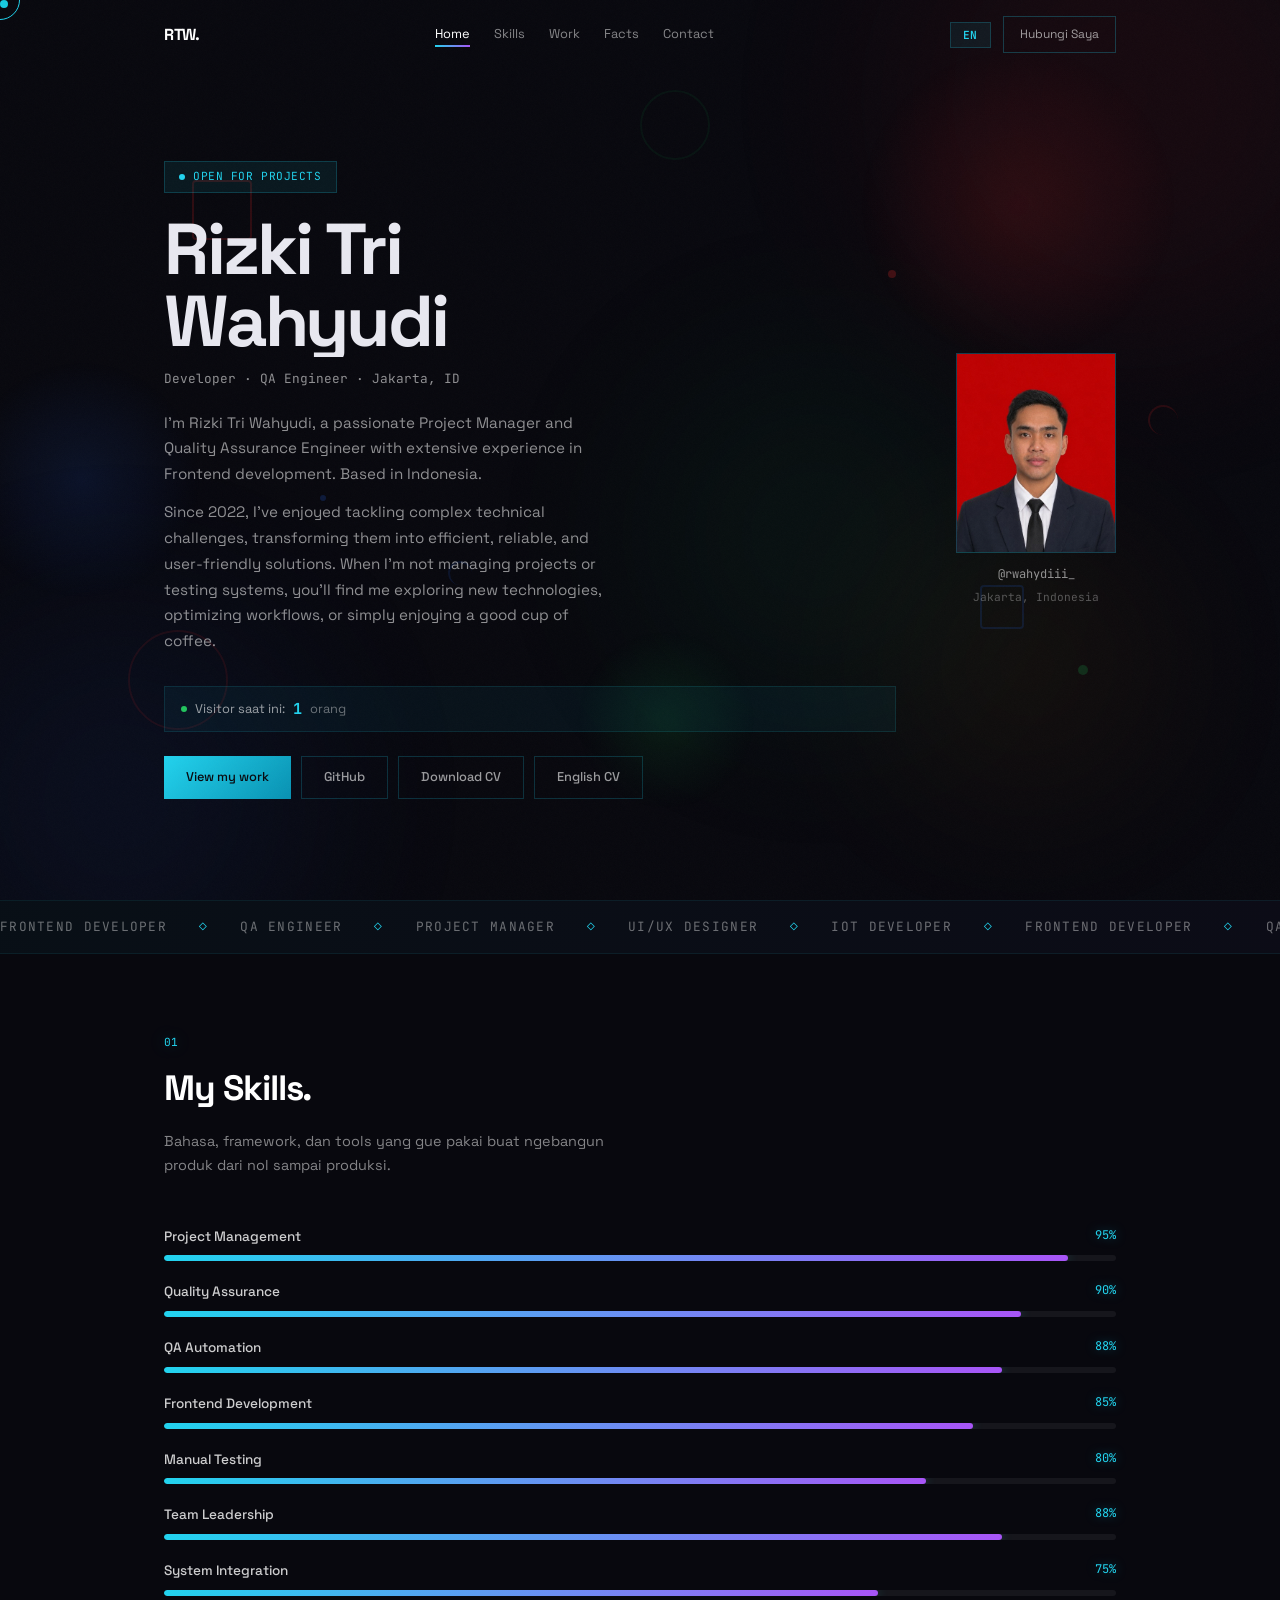
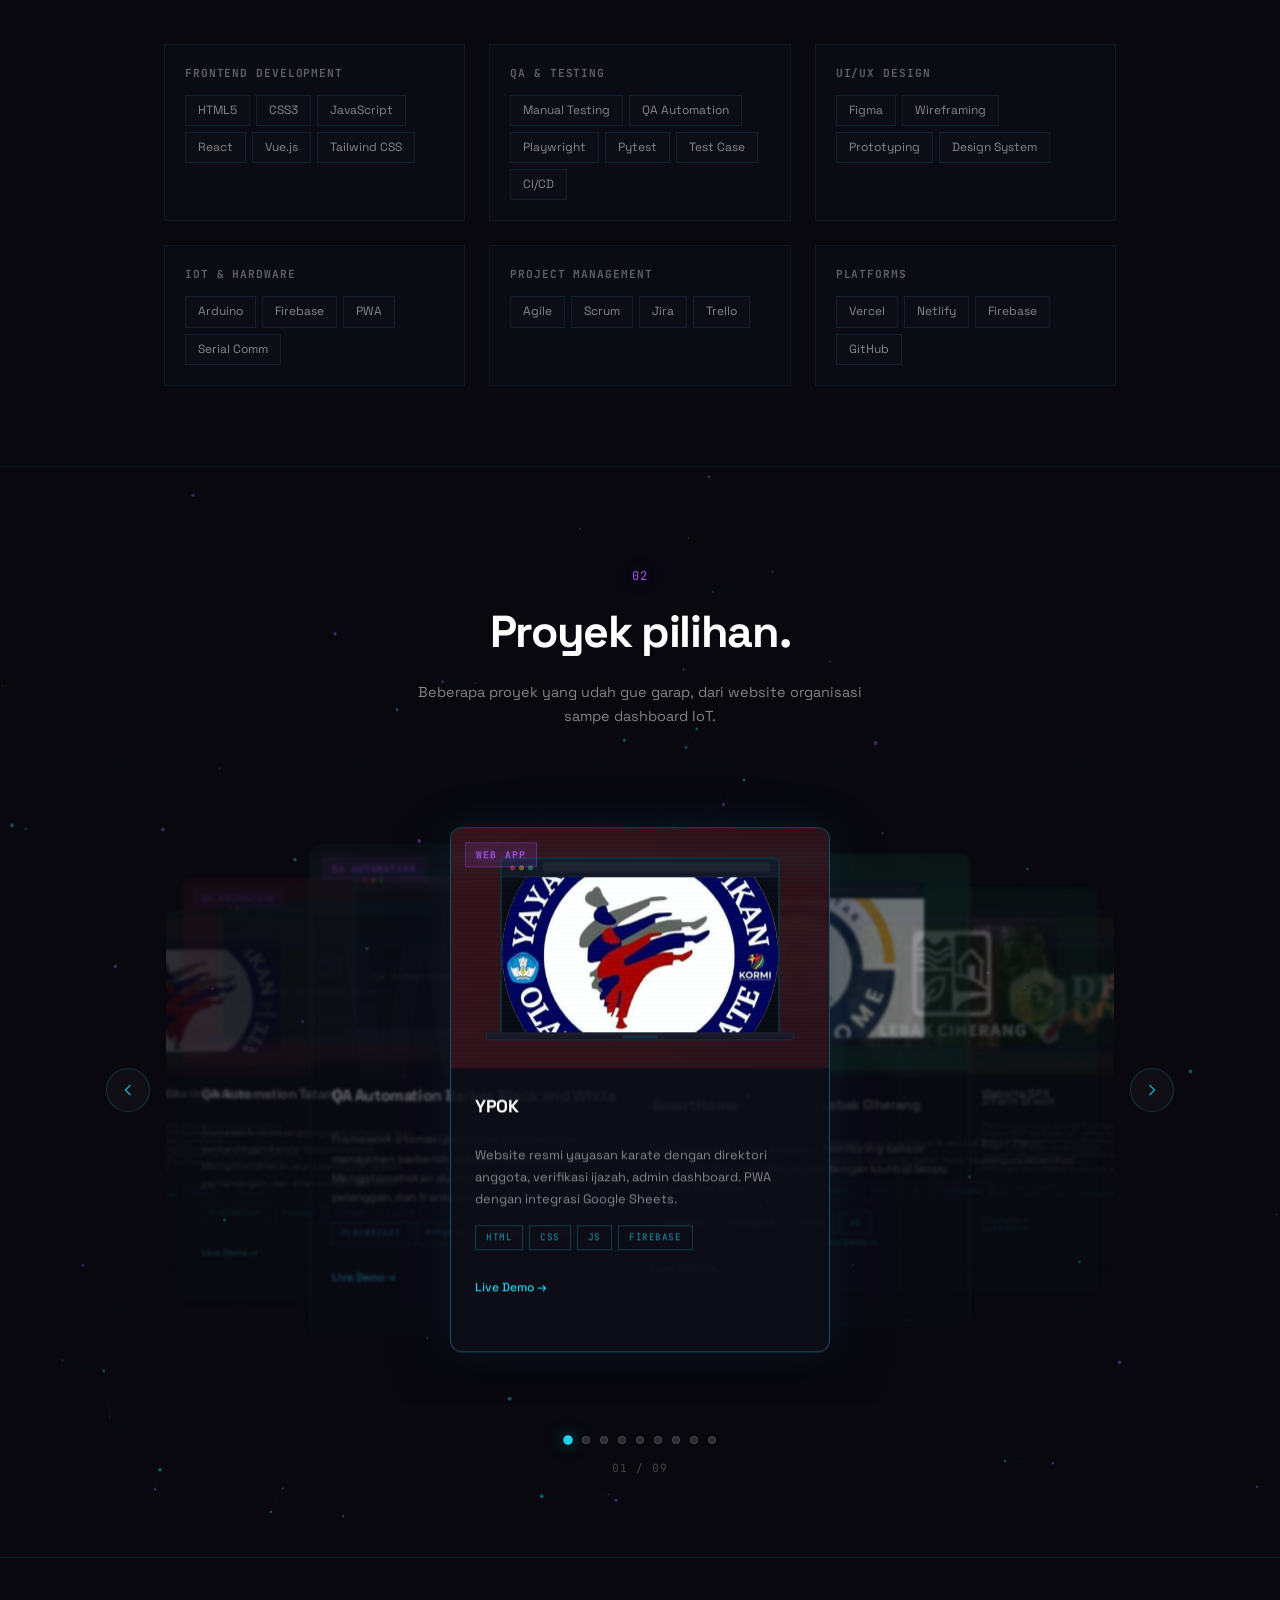
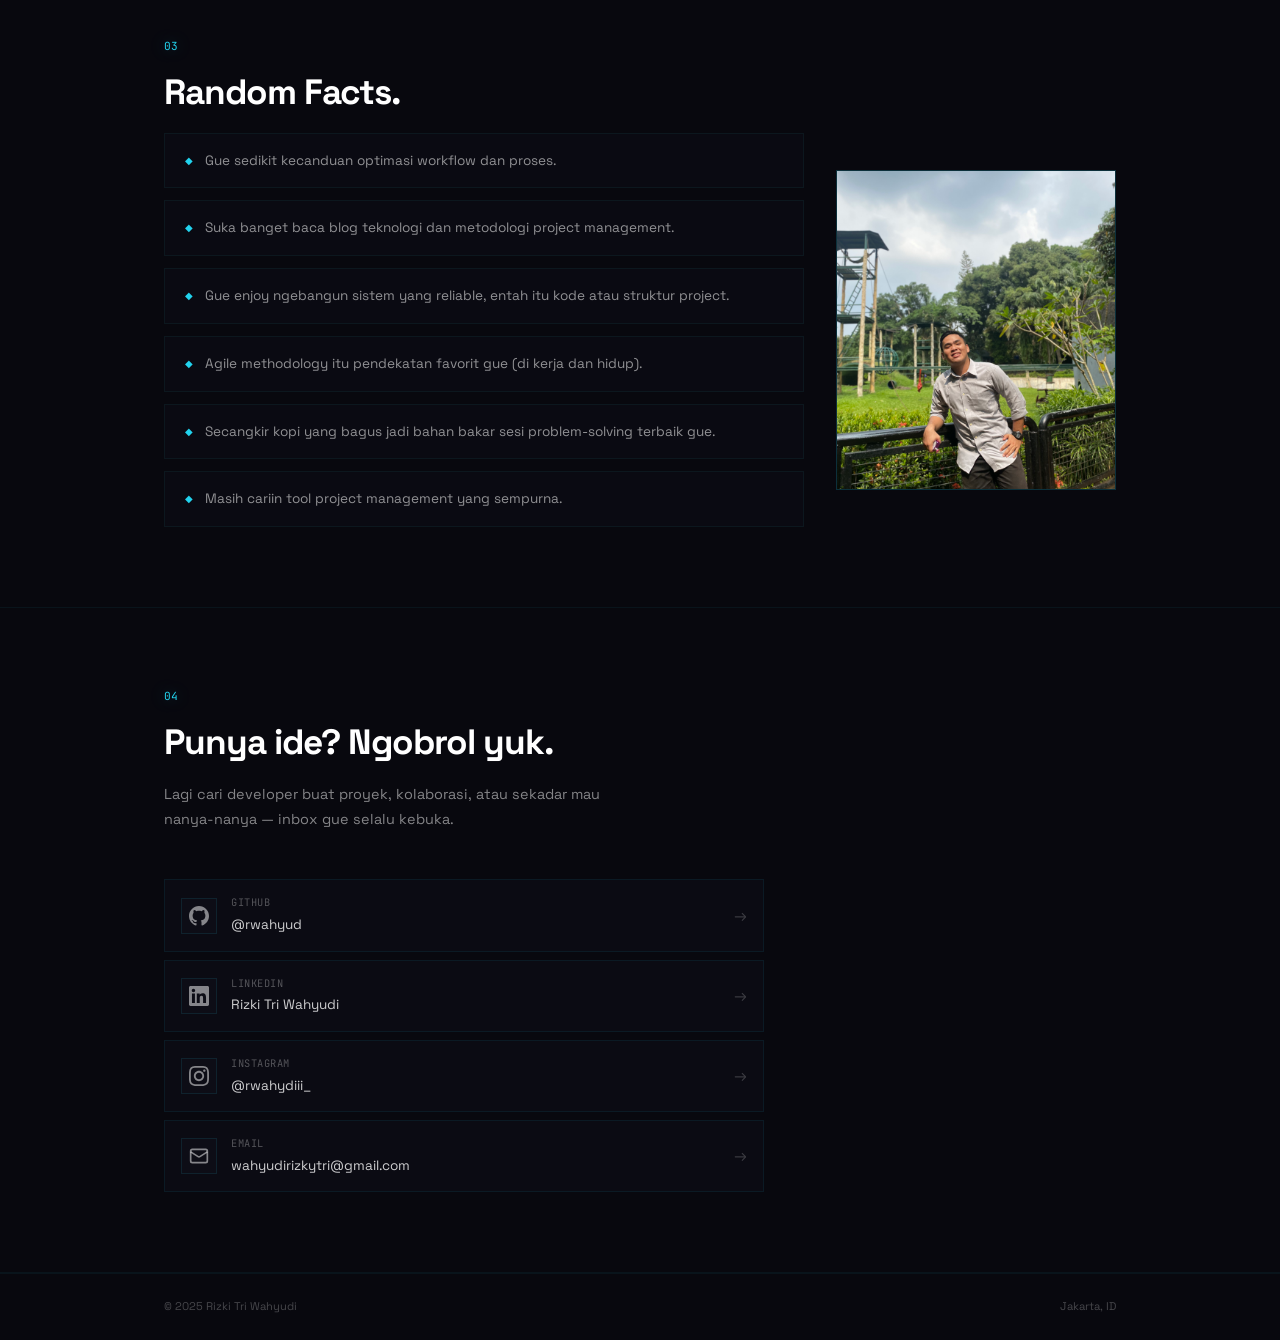
<file: index.html>
<!DOCTYPE html>
<html lang="id">
<head>
  <meta charset="UTF-8">
  <meta name="viewport" content="width=device-width, initial-scale=1.0">
  <title>Rizki Tri Wahyudi — Developer & QA Engineer</title>
  <meta name="description" content="Portfolio Rizki Tri Wahyudi - Developer, QA Engineer & Project Manager di Jakarta, Indonesia. Spesialis Frontend Development, Quality Assurance, dan Manajemen Proyek.">
  <meta name="keywords" content="Rizki Tri Wahyudi, Developer, QA Engineer, Project Manager, Frontend Developer, Jakarta, Indonesia, Portfolio">
  <meta name="author" content="Rizki Tri Wahyudi">
  <meta name="robots" content="index, follow">
  <link rel="canonical" href="https://porto-rizki.my.id/">

  <!-- Open Graph -->
  <meta property="og:title" content="Rizki Tri Wahyudi — Developer & QA Engineer">
  <meta property="og:description" content="Portfolio Rizki Tri Wahyudi - Developer, QA Engineer & Project Manager di Jakarta, Indonesia.">
  <meta property="og:type" content="website">
  <meta property="og:url" content="https://porto-rizki.my.id/">
  <meta property="og:image" content="https://porto-rizki.my.id/image/poto-kiki-1.jpg">
  <meta property="og:site_name" content="Rizki Tri Wahyudi Portfolio">

  <!-- Twitter Card -->
  <meta name="twitter:card" content="summary_large_image">
  <meta name="twitter:title" content="Rizki Tri Wahyudi — Developer & QA Engineer">
  <meta name="twitter:description" content="Portfolio Rizki Tri Wahyudi - Developer, QA Engineer & Project Manager di Jakarta, Indonesia.">
  <meta name="twitter:image" content="https://porto-rizki.my.id/image/poto-kiki-1.jpg">

  <link rel="preconnect" href="https://fonts.googleapis.com">
  <link rel="preconnect" href="https://fonts.gstatic.com" crossorigin>
  <link href="https://fonts.googleapis.com/css2?family=Space+Grotesk:wght@400;500;600;700&family=JetBrains+Mono:wght@400;500&display=swap" rel="stylesheet">
  <link rel="icon" type="image/svg+xml" href="favicon.svg">
  <link rel="stylesheet" href="style.css?v=112">
</head>
<body>

  <!-- Custom Cursor -->
  <div class="cursor" id="cursor"></div>
  <div class="cursor-follower" id="follower"></div>

  <!-- Noise Overlay -->
  <div class="noise-overlay"></div>

  <!-- Gradient Blobs -->
  <div class="gradient-blobs">
    <div class="blob blob-1"></div>
    <div class="blob blob-2"></div>
    <div class="blob blob-3"></div>
    <div class="blob blob-4"></div>
  </div>

  <!-- Animated Background Shapes -->
  <div class="bg-shapes">
    <div class="bg-shape bg-shape--1"></div>
    <div class="bg-shape bg-shape--2"></div>
    <div class="bg-shape bg-shape--3"></div>
    <div class="bg-shape bg-shape--4"></div>
    <div class="bg-shape bg-shape--5"></div>
    <div class="bg-shape bg-shape--6"></div>
    <div class="bg-shape bg-shape--7"></div>
    <div class="bg-shape bg-shape--8"></div>
    <div class="bg-shape bg-shape--9"></div>
    <div class="bg-shape bg-shape--10"></div>
    <div class="bg-shape bg-shape--11"></div>
    <div class="bg-shape bg-shape--12"></div>
  </div>

  <!-- Page Loader -->
  <div class="loader" id="loader">
    <div class="loader-text">
      <span>R</span><span>T</span><span>W</span>
    </div>
  </div>

  <!-- Nav -->
  <nav class="nav" id="nav">
    <div class="nav-inner">
      <a href="#home" class="nav-logo">RTW.</a>
      <div class="nav-links">
        <a href="#home" class="nav-link active" data-text="Home" data-i18n="nav.home">Home</a>
        <a href="#skills" class="nav-link" data-text="Skills" data-i18n="nav.skills">Skills</a>
        <a href="#work" class="nav-link" data-text="Work" data-i18n="nav.work">Work</a>
        <a href="#facts" class="nav-link" data-text="Facts" data-i18n="nav.facts">Facts</a>
        <a href="#contact" class="nav-link" data-text="Contact" data-i18n="nav.contact">Contact</a>
      </div>
      <div class="nav-right">
        <button class="lang-toggle" id="langToggle" aria-label="Toggle Language">
          <span class="lang-label" id="langLabel">EN</span>
        </button>
        <a href="#contact" class="nav-cta" data-i18n="nav.cta">Hubungi Saya</a>
      </div>
      <button class="nav-toggle" id="navToggle" aria-label="Menu">
        <span></span><span></span><span></span>
      </button>
    </div>
  </nav>

  <!-- Mobile Menu -->
  <div class="mobile-menu" id="mobileMenu">
    <a href="#home" class="mobile-link" data-i18n="nav.home">Home</a>
    <a href="#skills" class="mobile-link" data-i18n="nav.skills">Skills</a>
    <a href="#work" class="mobile-link" data-i18n="nav.work">Work</a>
    <a href="#facts" class="mobile-link" data-i18n="nav.facts">Facts</a>
    <a href="#contact" class="mobile-link" data-i18n="nav.contact">Contact</a>
  </div>

  <!-- Hero -->
  <section class="hero" id="home">
    <div class="hero-left">
      <div class="hero-status">
        <span class="status-dot"></span>
        <span data-i18n="hero.status">OPEN FOR PROJECTS</span>
      </div>
      <h1 class="hero-name">
        <span class="name-line" data-reveal>Rizki Tri</span>
        <span class="name-line" data-reveal>Wahyudi</span>
      </h1>
      <p class="hero-sub" data-i18n="hero.sub">Developer · QA Engineer · Jakarta, ID</p>
      <p class="hero-desc" data-i18n="hero.desc1">
        I'm Rizki Tri Wahyudi, a passionate Project Manager and Quality Assurance Engineer with extensive experience in Frontend development. Based in Indonesia.
      </p>
      <p class="hero-desc" style="margin-top: -20px;" data-i18n="hero.desc2">
        Since 2022, I've enjoyed tackling complex technical challenges, transforming them into efficient, reliable, and user-friendly solutions. When I'm not managing projects or testing systems, you'll find me exploring new technologies, optimizing workflows, or simply enjoying a good cup of coffee.
      </p>
      <div class="hero-visitor">
        <span class="visitor-dot"></span>
        <span data-i18n="visitor.title">Visitor saat ini:</span>
        <span class="visitor-count" id="visitorCount">1</span>
        <span class="visitor-label" data-i18n="visitor.orang">orang</span>
      </div>
      <div class="hero-btns">
        <a href="#work" class="btn btn-primary" data-i18n="hero.btnWork">View my work</a>
        <a href="https://github.com/rwahyud" target="_blank" class="btn btn-outline">GitHub</a>
        <a href="Cv_rizki/CV_Rizki_Tri_Wahyudi.pdf" download class="btn btn-outline" data-i18n="hero.btnCV">Download CV</a>
        <a href="Cv_rizki/CV_Rizki_Tri_Wahyudi_English.pdf" download class="btn btn-outline" data-i18n="hero.btnCVEN">English CV</a>
      </div>
    </div>
    <div class="hero-right">
      <div class="hero-avatar">
        <!-- Ganti src dengan foto lo -->
        <img src="image/poto-kiki-1.jpg" alt="Rizki Tri Wahyudi">
      </div>
      <p class="hero-handle">@rwahydiii_</p>
      <p class="hero-location">Jakarta, Indonesia</p>
    </div>
  </section>

  <!-- Marquee -->
  <div class="marquee-section">
    <div class="marquee">
      <div class="marquee-track">
        <span>Frontend Developer</span>
        <span class="marquee-dot">◇</span>
        <span>QA Engineer</span>
        <span class="marquee-dot">◇</span>
        <span>Project Manager</span>
        <span class="marquee-dot">◇</span>
        <span>UI/UX Designer</span>
        <span class="marquee-dot">◇</span>
        <span>IoT Developer</span>
        <span class="marquee-dot">◇</span>
        <span>Frontend Developer</span>
        <span class="marquee-dot">◇</span>
        <span>QA Engineer</span>
        <span class="marquee-dot">◇</span>
        <span>Project Manager</span>
        <span class="marquee-dot">◇</span>
        <span>UI/UX Designer</span>
        <span class="marquee-dot">◇</span>
        <span>IoT Developer</span>
        <span class="marquee-dot">◇</span>
      </div>
    </div>
  </div>

  <!-- Skills -->
  <section class="section" id="skills">
    <div class="container">
      <span class="section-num">01</span>
      <h2 class="section-title" data-reveal data-i18n="skills.title">My Skills.</h2>
      <p class="section-desc" data-i18n="skills.desc">Bahasa, framework, dan tools yang gue pakai buat ngebangun produk dari nol sampai produksi.</p>

      <div class="skills-bars">
        <div class="skill-bar" data-reveal>
          <div class="skill-bar-header">
            <span class="skill-bar-name" data-i18n="skillbar.pm">Project Management</span>
            <span class="skill-bar-pct">95%</span>
          </div>
          <div class="skill-bar-track"><div class="skill-bar-fill" data-pct="95"></div></div>
        </div>
        <div class="skill-bar" data-reveal>
          <div class="skill-bar-header">
            <span class="skill-bar-name" data-i18n="skillbar.qa">Quality Assurance</span>
            <span class="skill-bar-pct">90%</span>
          </div>
          <div class="skill-bar-track"><div class="skill-bar-fill" data-pct="90"></div></div>
        </div>
        <div class="skill-bar" data-reveal>
          <div class="skill-bar-header">
            <span class="skill-bar-name" data-i18n="skillbar.automation">QA Automation</span>
            <span class="skill-bar-pct">88%</span>
          </div>
          <div class="skill-bar-track"><div class="skill-bar-fill" data-pct="88"></div></div>
        </div>
        <div class="skill-bar" data-reveal>
          <div class="skill-bar-header">
            <span class="skill-bar-name" data-i18n="skillbar.frontend">Frontend Development</span>
            <span class="skill-bar-pct">85%</span>
          </div>
          <div class="skill-bar-track"><div class="skill-bar-fill" data-pct="85"></div></div>
        </div>
        <div class="skill-bar" data-reveal>
          <div class="skill-bar-header">
            <span class="skill-bar-name" data-i18n="skillbar.testing">Manual Testing</span>
            <span class="skill-bar-pct">80%</span>
          </div>
          <div class="skill-bar-track"><div class="skill-bar-fill" data-pct="80"></div></div>
        </div>
        <div class="skill-bar" data-reveal>
          <div class="skill-bar-header">
            <span class="skill-bar-name" data-i18n="skillbar.leadership">Team Leadership</span>
            <span class="skill-bar-pct">88%</span>
          </div>
          <div class="skill-bar-track"><div class="skill-bar-fill" data-pct="88"></div></div>
        </div>
        <div class="skill-bar" data-reveal>
          <div class="skill-bar-header">
            <span class="skill-bar-name" data-i18n="skillbar.integration">System Integration</span>
            <span class="skill-bar-pct">75%</span>
          </div>
          <div class="skill-bar-track"><div class="skill-bar-fill" data-pct="75"></div></div>
        </div>
      </div>

      <div class="skills-grid">
        <div class="skill-group" data-reveal>
          <h3 class="skill-label" data-i18n="skillgrp.frontend">Frontend Development</h3>
          <div class="skill-tags">
            <span class="tag">HTML5</span>
            <span class="tag">CSS3</span>
            <span class="tag">JavaScript</span>
            <span class="tag">React</span>
            <span class="tag">Vue.js</span>
            <span class="tag">Tailwind CSS</span>
          </div>
        </div>
        <div class="skill-group" data-reveal>
          <h3 class="skill-label" data-i18n="skillgrp.qa">QA & Testing</h3>
          <div class="skill-tags">
            <span class="tag">Manual Testing</span>
            <span class="tag">QA Automation</span>
            <span class="tag">Playwright</span>
            <span class="tag">Pytest</span>
            <span class="tag">Test Case</span>
            <span class="tag">CI/CD</span>
          </div>
        </div>
        <div class="skill-group" data-reveal>
          <h3 class="skill-label" data-i18n="skillgrp.uiux">UI/UX Design</h3>
          <div class="skill-tags">
            <span class="tag">Figma</span>
            <span class="tag">Wireframing</span>
            <span class="tag">Prototyping</span>
            <span class="tag">Design System</span>
          </div>
        </div>
        <div class="skill-group" data-reveal>
          <h3 class="skill-label" data-i18n="skillgrp.iot">IoT & Hardware</h3>
          <div class="skill-tags">
            <span class="tag">Arduino</span>
            <span class="tag">Firebase</span>
            <span class="tag">PWA</span>
            <span class="tag">Serial Comm</span>
          </div>
        </div>
        <div class="skill-group" data-reveal>
          <h3 class="skill-label" data-i18n="skillgrp.pm">Project Management</h3>
          <div class="skill-tags">
            <span class="tag">Agile</span>
            <span class="tag">Scrum</span>
            <span class="tag">Jira</span>
            <span class="tag">Trello</span>
          </div>
        </div>
        <div class="skill-group" data-reveal>
          <h3 class="skill-label" data-i18n="skillgrp.platforms">Platforms</h3>
          <div class="skill-tags">
            <span class="tag">Vercel</span>
            <span class="tag">Netlify</span>
            <span class="tag">Firebase</span>
            <span class="tag">GitHub</span>
          </div>
        </div>
      </div>
    </div>
  </section>

  <!-- Work -->
  <section class="section work-section" id="work">
    <canvas id="workBgCanvas"></canvas>
    <div class="work-watermark">WORK</div>

    <div class="work-header">
      <span class="section-num">02</span>
      <h2 class="work-title" data-reveal data-i18n="work.title">Proyek pilihan.</h2>
      <p class="work-desc" data-i18n="work.desc">Beberapa proyek yang udah gue garap, dari website organisasi sampe dashboard IoT.</p>
    </div>

    <div class="carousel">
      <button class="carousel-arrow carousel-prev" id="carouselPrev">
        <svg width="20" height="20" viewBox="0 0 24 24" fill="none" stroke="currentColor" stroke-width="2"><path d="M15 18l-6-6 6-6"/></svg>
      </button>

      <div class="carousel-viewport">
        <div class="carousel-track" id="carouselTrack"></div>
      </div>

      <button class="carousel-arrow carousel-next" id="carouselNext">
        <svg width="20" height="20" viewBox="0 0 24 24" fill="none" stroke="currentColor" stroke-width="2"><path d="M9 18l6-6-6-6"/></svg>
      </button>
    </div>

    <div class="carousel-dots" id="carouselDots"></div>
    <div class="carousel-counter" id="carouselCounter"></div>
  </section>

  <!-- Random Facts -->
  <section class="section" id="facts">
    <div class="container">
      <span class="section-num">03</span>
      <h2 class="section-title" data-reveal data-i18n="facts.title">Random Facts.</h2>
      <div class="facts-layout">
        <div class="facts-list">
          <div class="fact-item" data-reveal>
            <span class="fact-icon">&#9670;</span>
            <p data-i18n="fact1">Gue sedikit kecanduan optimasi workflow dan proses.</p>
          </div>
          <div class="fact-item" data-reveal>
            <span class="fact-icon">&#9670;</span>
            <p data-i18n="fact2">Suka banget baca blog teknologi dan metodologi project management.</p>
          </div>
          <div class="fact-item" data-reveal>
            <span class="fact-icon">&#9670;</span>
            <p data-i18n="fact3">Gue enjoy ngebangun sistem yang reliable, entah itu kode atau struktur project.</p>
          </div>
          <div class="fact-item" data-reveal>
            <span class="fact-icon">&#9670;</span>
            <p data-i18n="fact4">Agile methodology itu pendekatan favorit gue (di kerja dan hidup).</p>
          </div>
          <div class="fact-item" data-reveal>
            <span class="fact-icon">&#9670;</span>
            <p data-i18n="fact5">Secangkir kopi yang bagus jadi bahan bakar sesi problem-solving terbaik gue.</p>
          </div>
          <div class="fact-item" data-reveal>
            <span class="fact-icon">&#9670;</span>
            <p data-i18n="fact6">Masih cariin tool project management yang sempurna.</p>
          </div>
        </div>
        <div class="facts-photo" data-reveal>
          <!-- Taruh foto lo di image/facts-photo.jpg — otomatis tampil, placeholder ini otomatis hilang -->
          <div class="photo-placeholder" id="factsPhotoPlaceholder">
            <svg width="48" height="48" viewBox="0 0 24 24" fill="none" stroke="currentColor" stroke-width="1.5" style="color: rgba(255,255,255,0.15)"><rect x="3" y="3" width="18" height="18" rx="2"/><circle cx="8.5" cy="8.5" r="1.5"/><path d="M21 15l-5-5L5 21"/></svg>
            <span data-i18n="facts.photo">Foto lo di sini</span>
          </div>
          <img src="image/photo-kiki2.jpg" alt="Rizki Tri Wahyudi" class="facts-photo-img" style="display:none"
               onload="this.style.display='block'; document.getElementById('factsPhotoPlaceholder').style.display='none';"
               onerror="this.remove();">
        </div>
      </div>
    </div>
  </section>

  <!-- Contact -->
  <section class="section" id="contact">
    <div class="container">
      <span class="section-num">04</span>
      <h2 class="section-title" data-reveal data-i18n="contact.title">Punya ide? Ngobrol yuk.</h2>
      <p class="section-desc" data-i18n="contact.desc">Lagi cari developer buat proyek, kolaborasi, atau sekadar mau nanya-nanya — inbox gue selalu kebuka.</p>

      <div class="contact-links">
        <a href="https://github.com/rwahyud" target="_blank" class="contact-item" data-reveal>
          <span class="contact-icon">
            <svg width="20" height="20" viewBox="0 0 24 24" fill="currentColor"><path d="M12 0c-6.626 0-12 5.373-12 12 0 5.302 3.438 9.8 8.207 11.387.599.111.793-.261.793-.577v-2.234c-3.338.726-4.033-1.416-4.033-1.416-.546-1.387-1.333-1.756-1.333-1.756-1.089-.745.083-.729.083-.729 1.205.084 1.839 1.237 1.839 1.237 1.07 1.834 2.807 1.304 3.492.997.107-.775.418-1.305.762-1.604-2.665-.305-5.467-1.334-5.467-5.931 0-1.311.469-2.381 1.236-3.221-.124-.303-.535-1.524.117-3.176 0 0 1.008-.322 3.301 1.23.957-.266 1.983-.399 3.003-.404 1.02.005 2.047.138 3.006.404 2.291-1.552 3.297-1.23 3.297-1.23.653 1.653.242 2.874.118 3.176.77.84 1.235 1.911 1.235 3.221 0 4.609-2.807 5.624-5.479 5.921.43.372.823 1.102.823 2.222v3.293c0 .319.192.694.801.576 4.765-1.589 8.199-6.086 8.199-11.386 0-6.627-5.373-12-12-12z"/></svg>
          </span>
          <div>
            <span class="contact-name">GitHub</span>
            <span class="contact-val">@rwahyud</span>
          </div>
          <span class="contact-arrow">→</span>
        </a>
        <a href="https://www.linkedin.com/in/rizki-tri-wahyudi-a215272b0/" target="_blank" class="contact-item" data-reveal>
          <span class="contact-icon">
            <svg width="20" height="20" viewBox="0 0 24 24" fill="currentColor"><path d="M20.447 20.452h-3.554v-5.569c0-1.328-.027-3.037-1.852-3.037-1.853 0-2.136 1.445-2.136 2.939v5.667H9.351V9h3.414v1.561h.046c.477-.9 1.637-1.85 3.37-1.85 3.601 0 4.267 2.37 4.267 5.455v6.286zM5.337 7.433c-1.144 0-2.063-.926-2.063-2.065 0-1.138.92-2.063 2.063-2.063 1.14 0 2.064.925 2.064 2.063 0 1.139-.925 2.065-2.064 2.065zm1.782 13.019H3.555V9h3.564v11.452zM22.225 0H1.771C.792 0 0 .774 0 1.729v20.542C0 23.227.792 24 1.771 24h20.451C23.2 24 24 23.227 24 22.271V1.729C24 .774 23.2 0 22.222 0h.003z"/></svg>
          </span>
          <div>
            <span class="contact-name">LinkedIn</span>
            <span class="contact-val">Rizki Tri Wahyudi</span>
          </div>
          <span class="contact-arrow">→</span>
        </a>
        <a href="https://instagram.com/rwahydiii_" target="_blank" class="contact-item" data-reveal>
          <span class="contact-icon">
            <svg width="20" height="20" viewBox="0 0 24 24" fill="currentColor"><path d="M12 2.163c3.204 0 3.584.012 4.85.07 3.252.148 4.771 1.691 4.919 4.919.058 1.265.069 1.645.069 4.849 0 3.205-.012 3.584-.069 4.849-.149 3.225-1.664 4.771-4.919 4.919-1.266.058-1.644.07-4.85.07-3.204 0-3.584-.012-4.849-.07-3.26-.149-4.771-1.699-4.919-4.92-.058-1.265-.07-1.644-.07-4.849 0-3.204.013-3.583.07-4.849.149-3.227 1.664-4.771 4.919-4.919 1.266-.057 1.645-.069 4.849-.069zm0-2.163c-3.259 0-3.667.014-4.947.072-4.358.2-6.78 2.618-6.98 6.98-.059 1.281-.073 1.689-.073 4.948 0 3.259.014 3.668.072 4.948.2 4.358 2.618 6.78 6.98 6.98 1.281.058 1.689.072 4.948.072 3.259 0 3.668-.014 4.948-.072 4.354-.2 6.782-2.618 6.979-6.98.059-1.28.073-1.689.073-4.948 0-3.259-.014-3.667-.072-4.947-.196-4.354-2.617-6.78-6.979-6.98-1.281-.059-1.69-.073-4.949-.073zm0 5.838c-3.403 0-6.162 2.759-6.162 6.162s2.759 6.163 6.162 6.163 6.162-2.759 6.162-6.163c0-3.403-2.759-6.162-6.162-6.162zm0 10.162c-2.209 0-4-1.79-4-4 0-2.209 1.791-4 4-4s4 1.791 4 4c0 2.21-1.791 4-4 4zm6.406-11.845c-.796 0-1.441.645-1.441 1.44s.645 1.44 1.441 1.44c.795 0 1.439-.645 1.439-1.44s-.644-1.44-1.439-1.44z"/></svg>
          </span>
          <div>
            <span class="contact-name">Instagram</span>
            <span class="contact-val">@rwahydiii_</span>
          </div>
          <span class="contact-arrow">→</span>
        </a>
        <a href="mailto:wahyudirizkytri@gmail.com" class="contact-item" data-reveal>
          <span class="contact-icon">
            <svg width="20" height="20" viewBox="0 0 24 24" fill="none" stroke="currentColor" stroke-width="2"><rect x="2" y="4" width="20" height="16" rx="2"/><path d="m22 7-8.97 5.7a1.94 1.94 0 0 1-2.06 0L2 7"/></svg>
          </span>
          <div>
            <span class="contact-name">Email</span>
            <span class="contact-val">wahyudirizkytri@gmail.com</span>
          </div>
          <span class="contact-arrow">→</span>
        </a>
      </div>
    </div>
  </section>

  <!-- Footer -->
  <footer class="footer">
    <div class="container">
      <div class="footer-inner">
        <span>© 2025 Rizki Tri Wahyudi</span>
        <span>Jakarta, ID</span>
      </div>
    </div>
  </footer>

  <script src="script.js?v=101"></script>
</body>
</html>
</file>
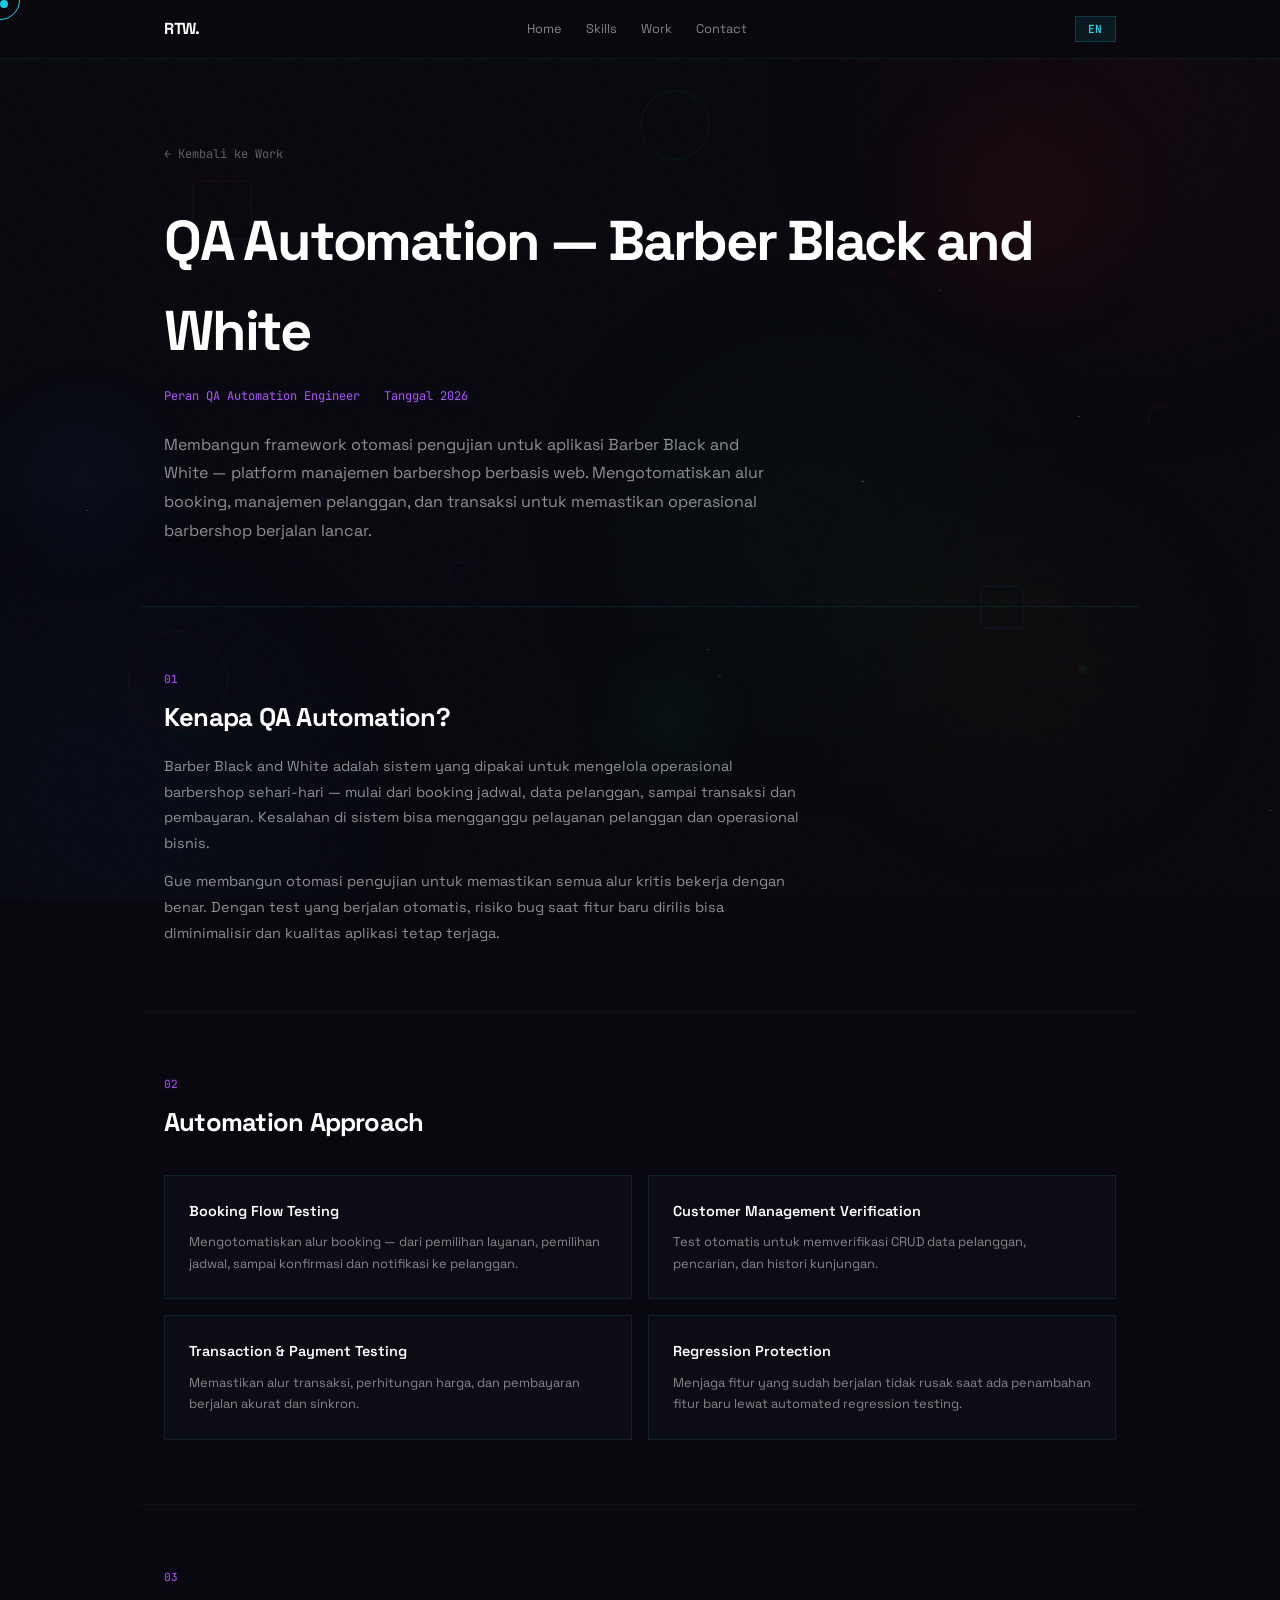
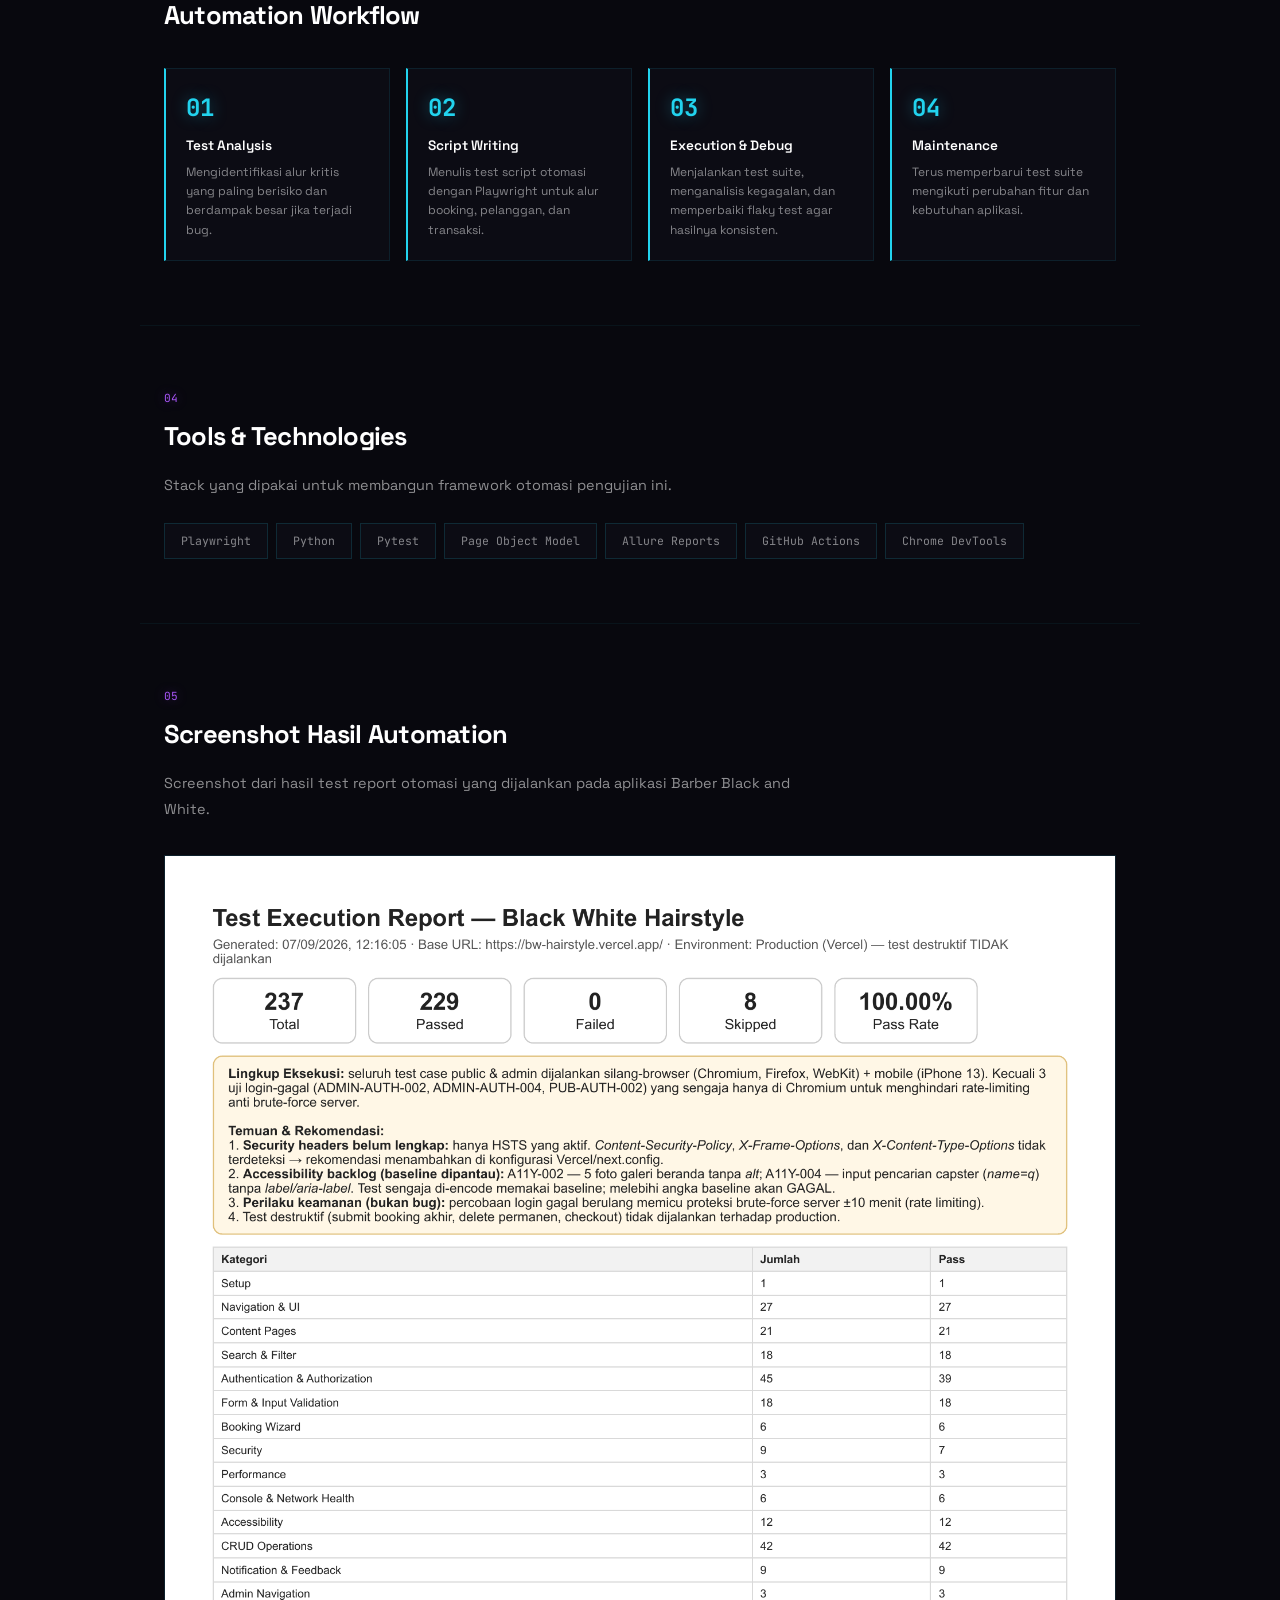
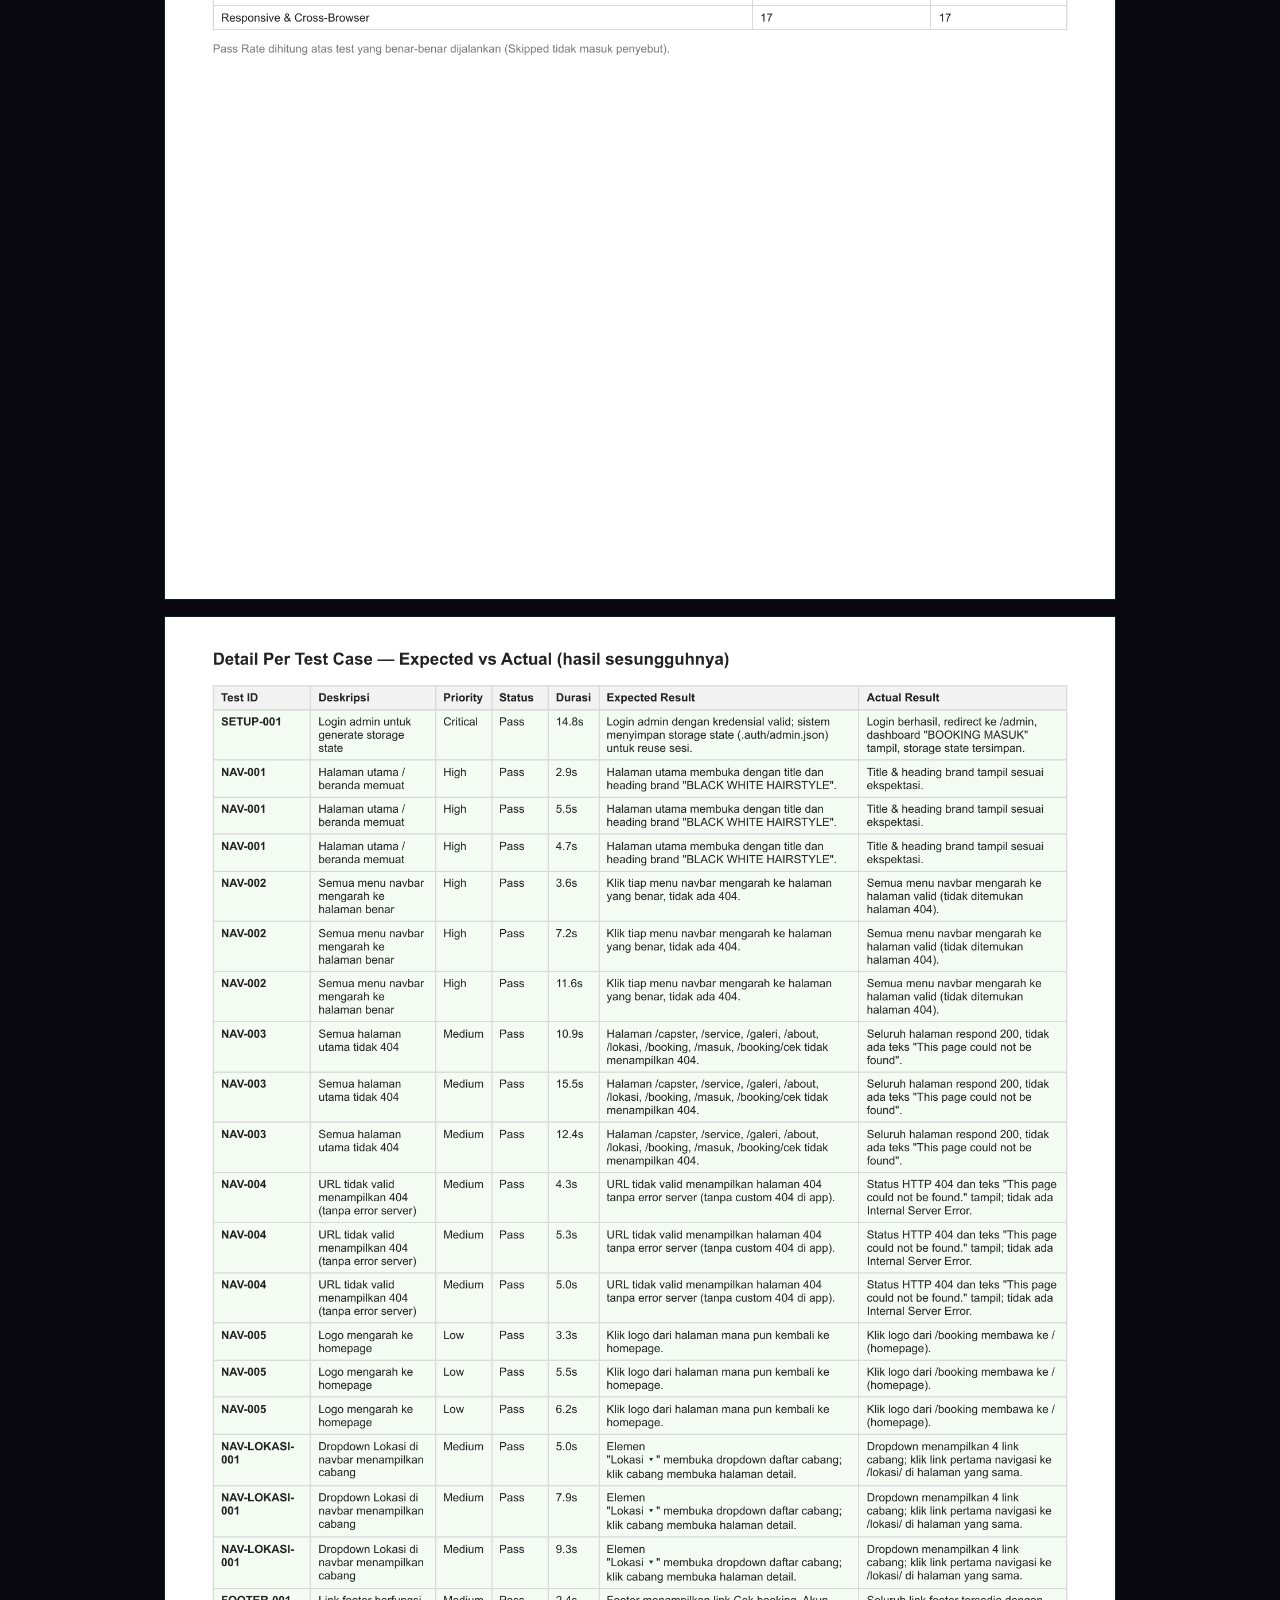
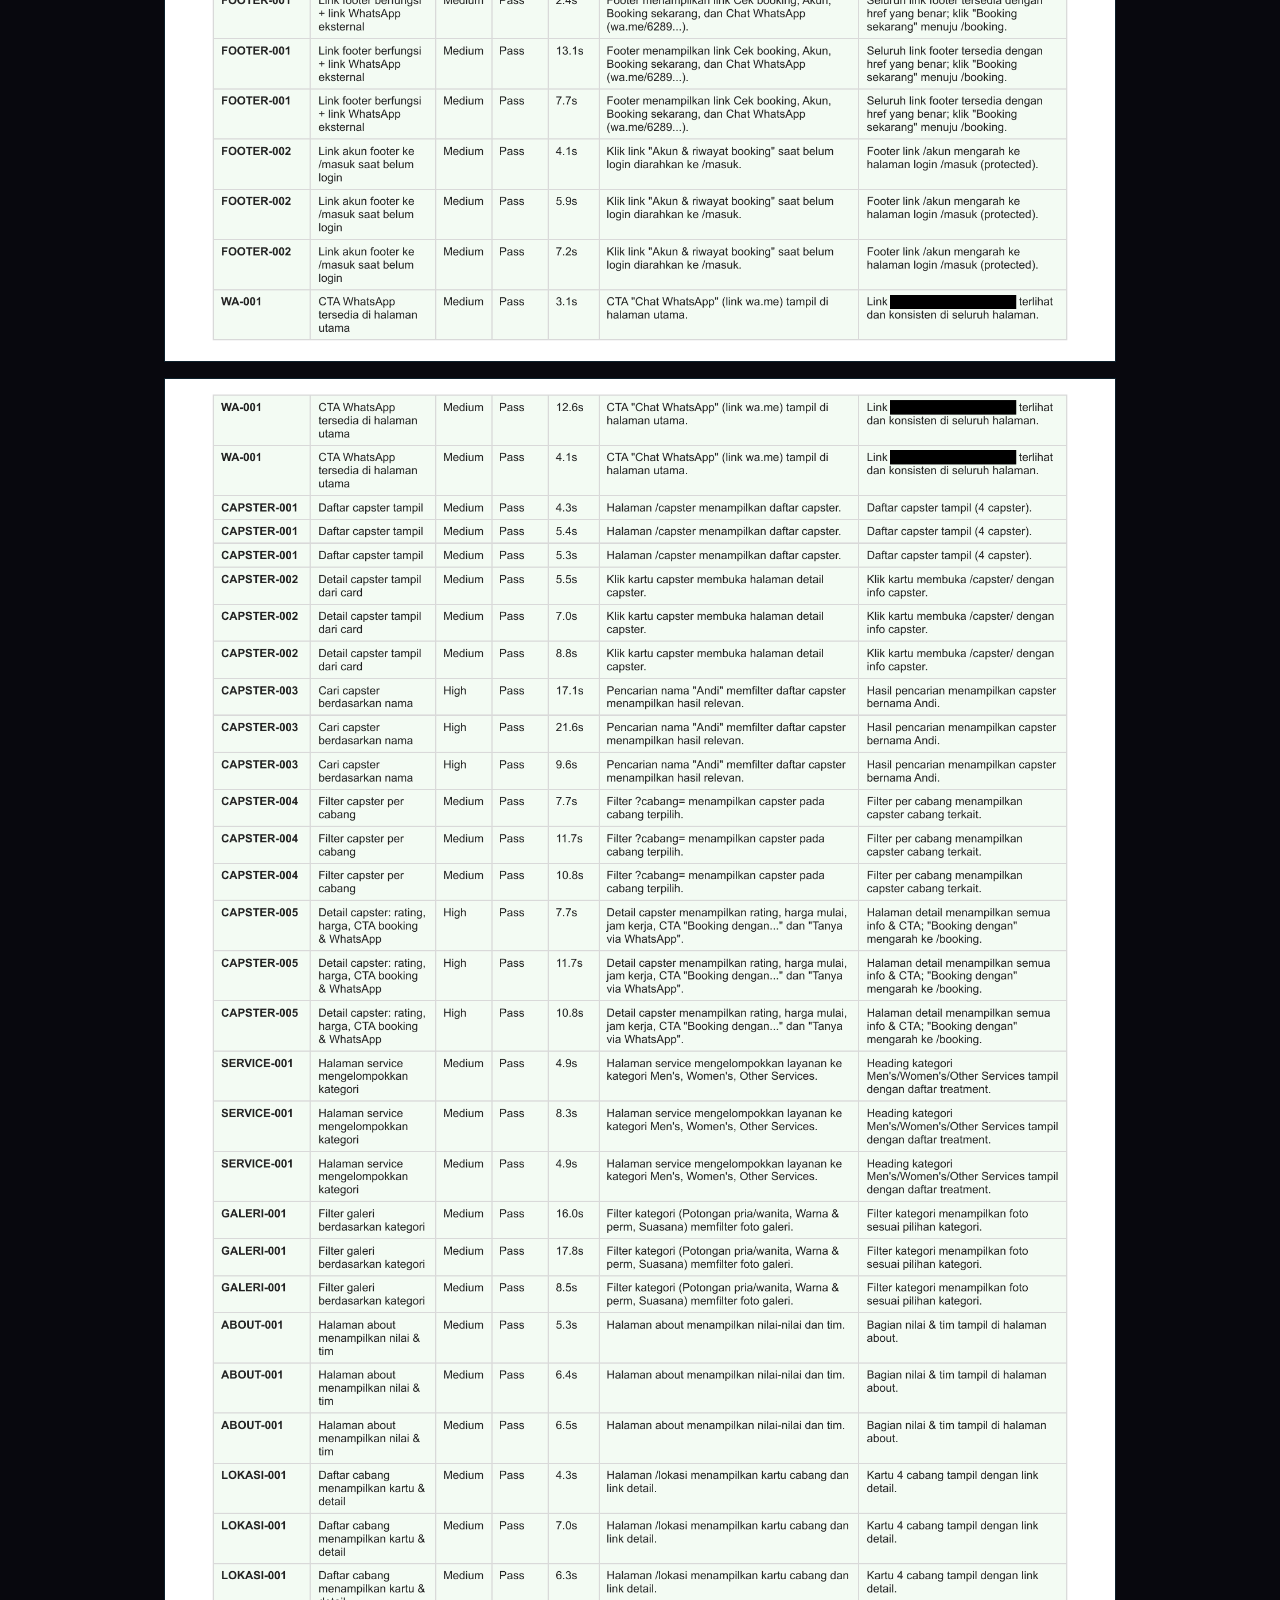
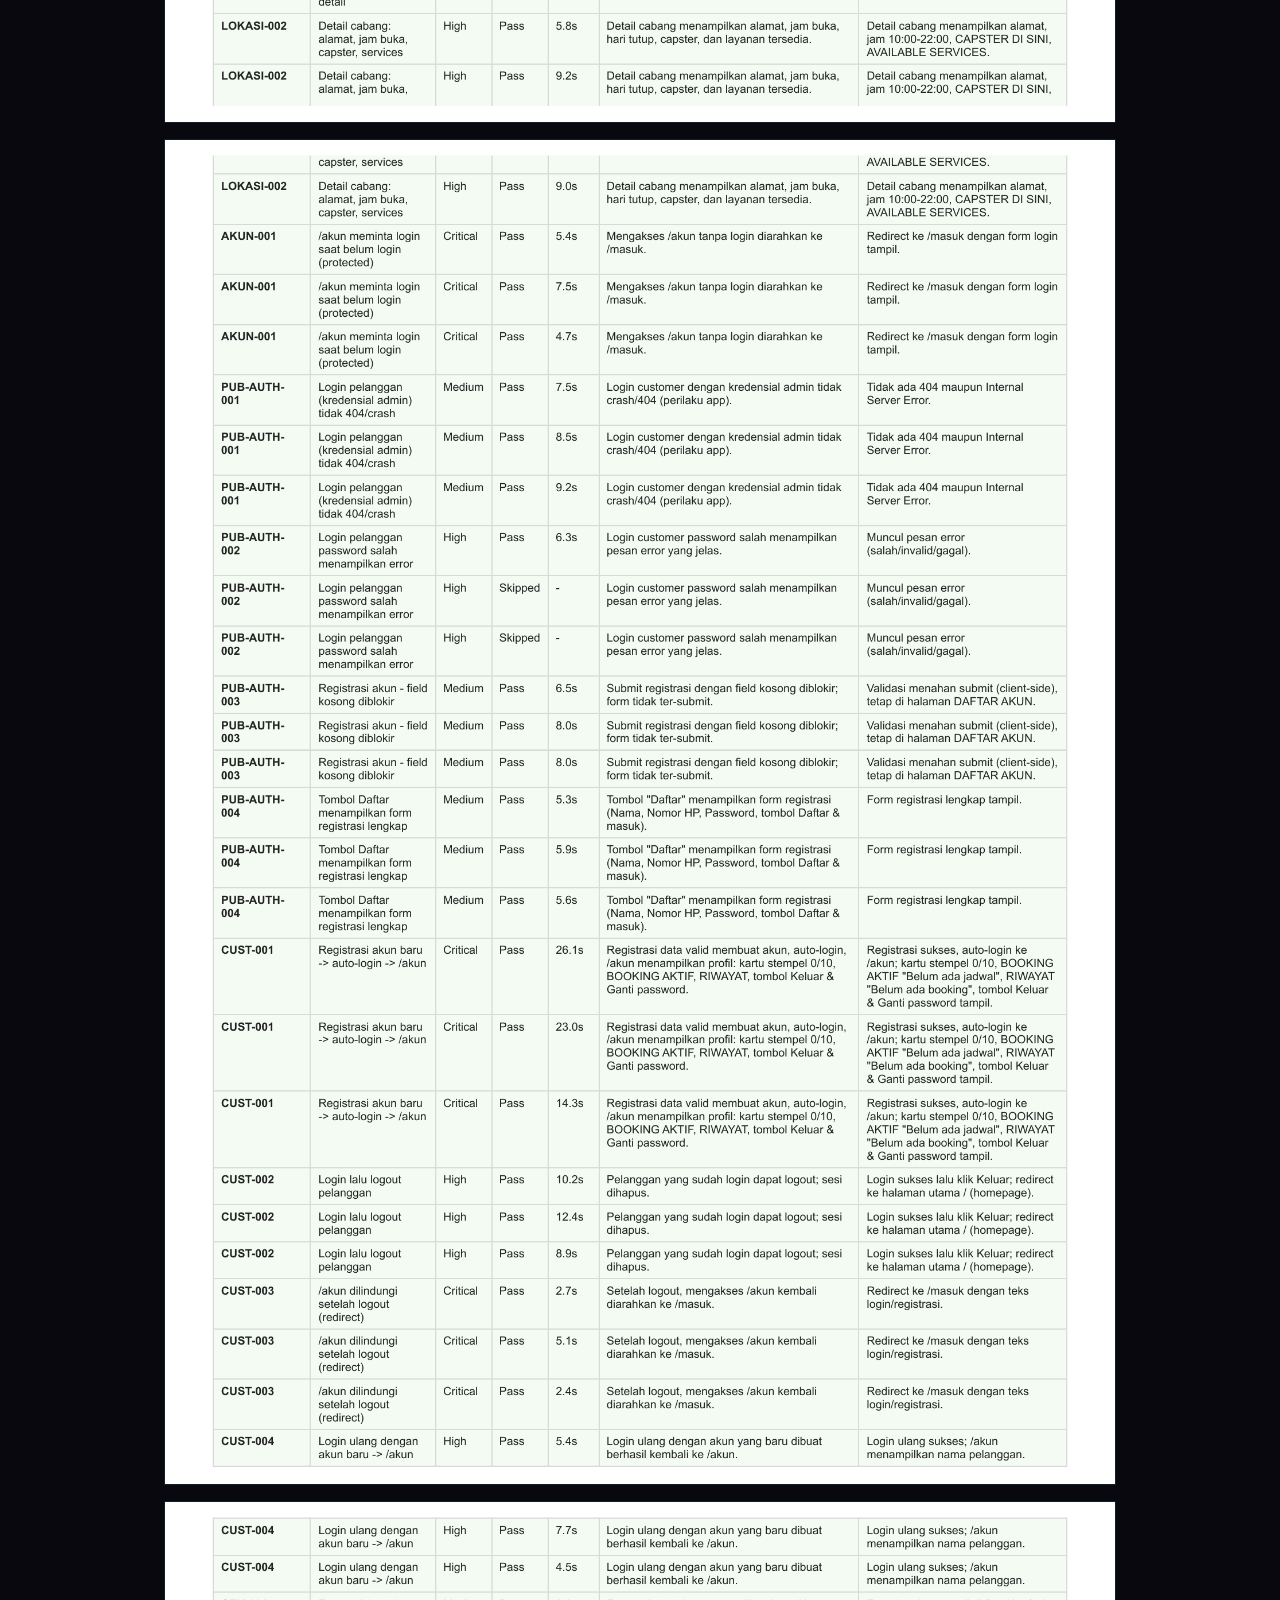
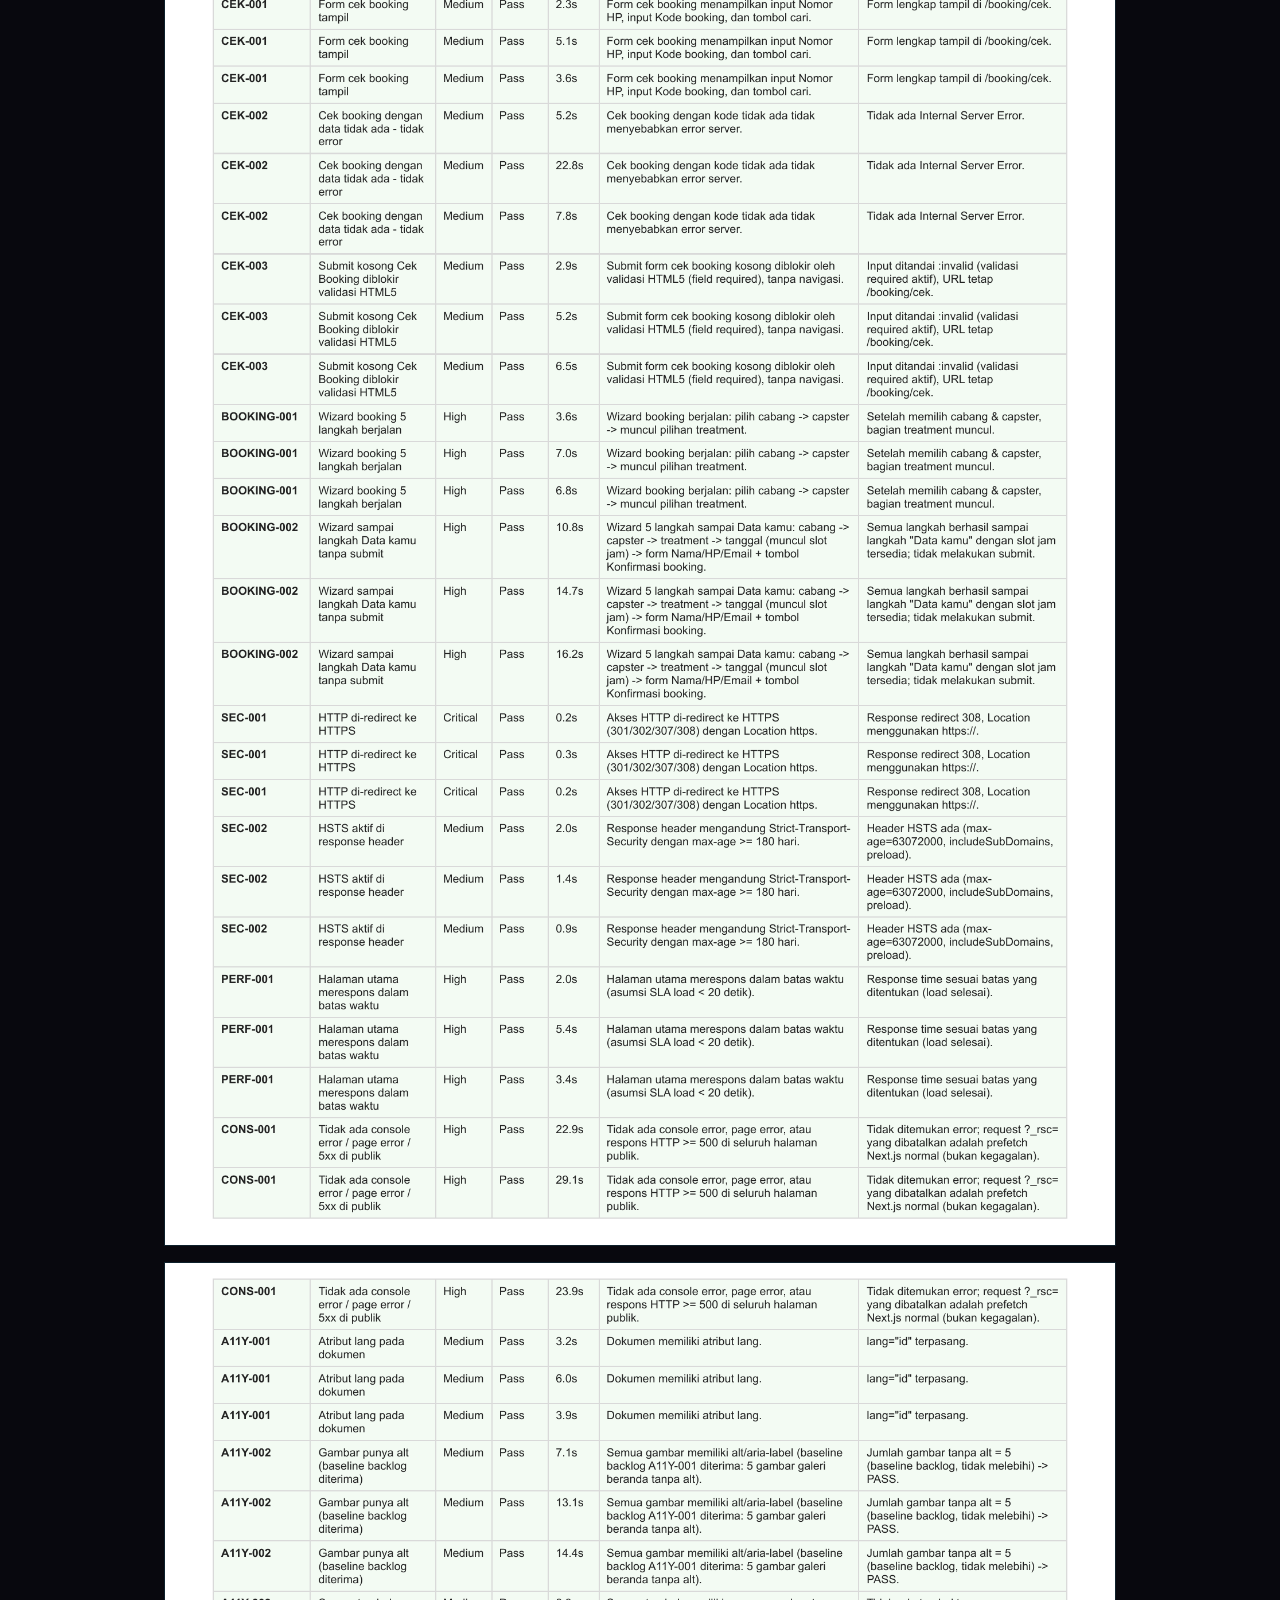
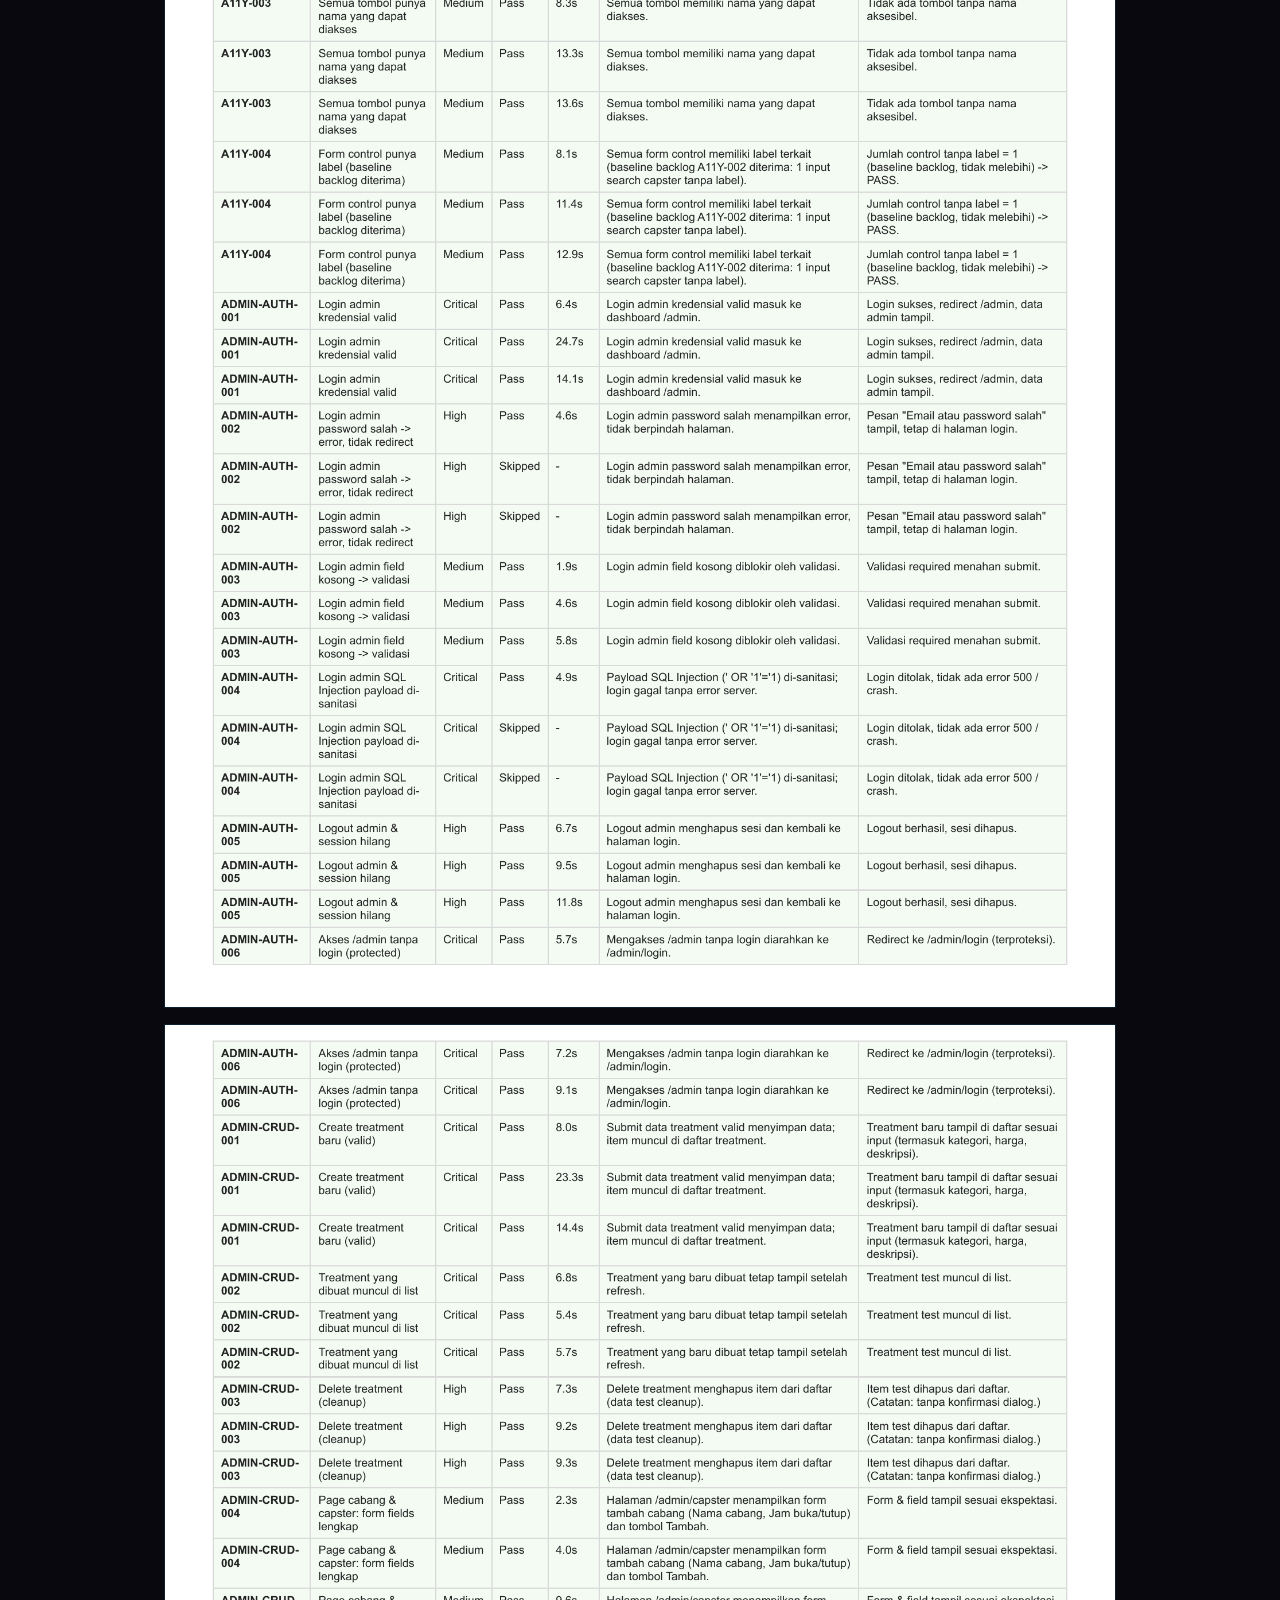
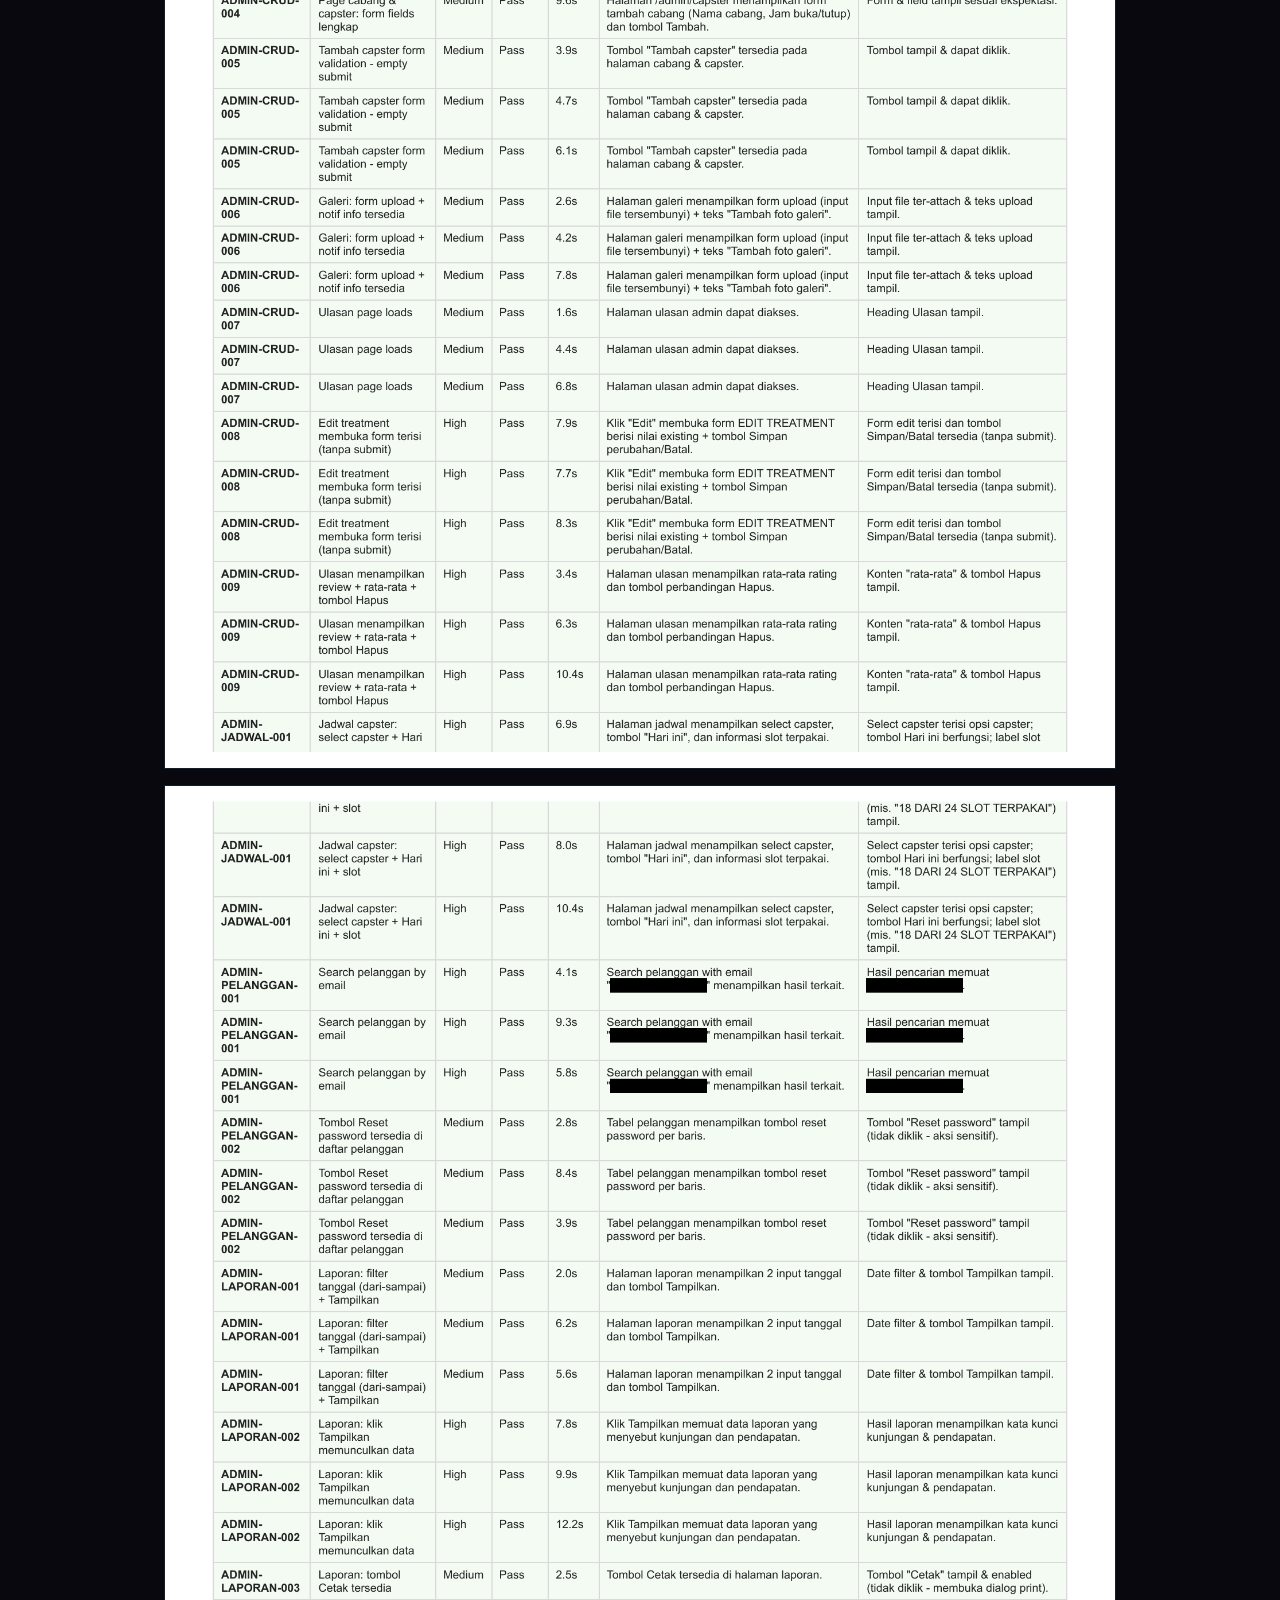
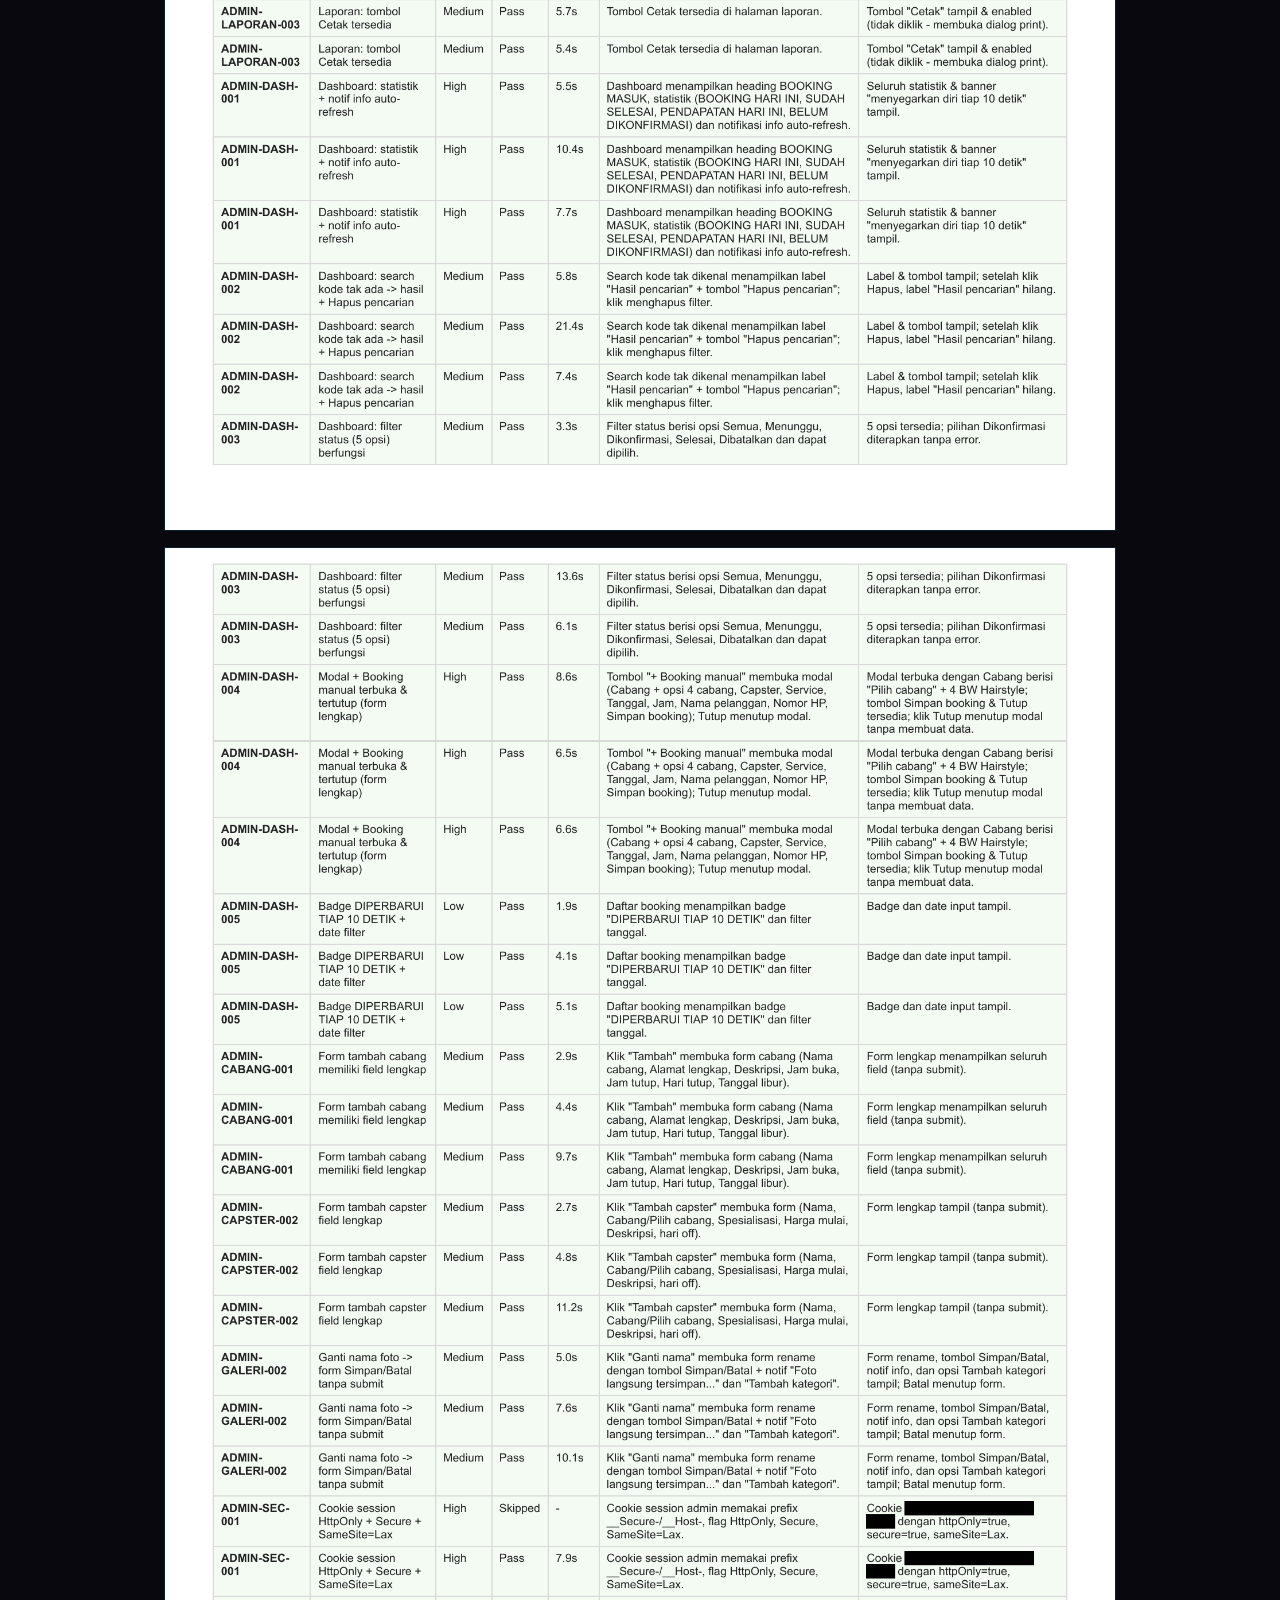
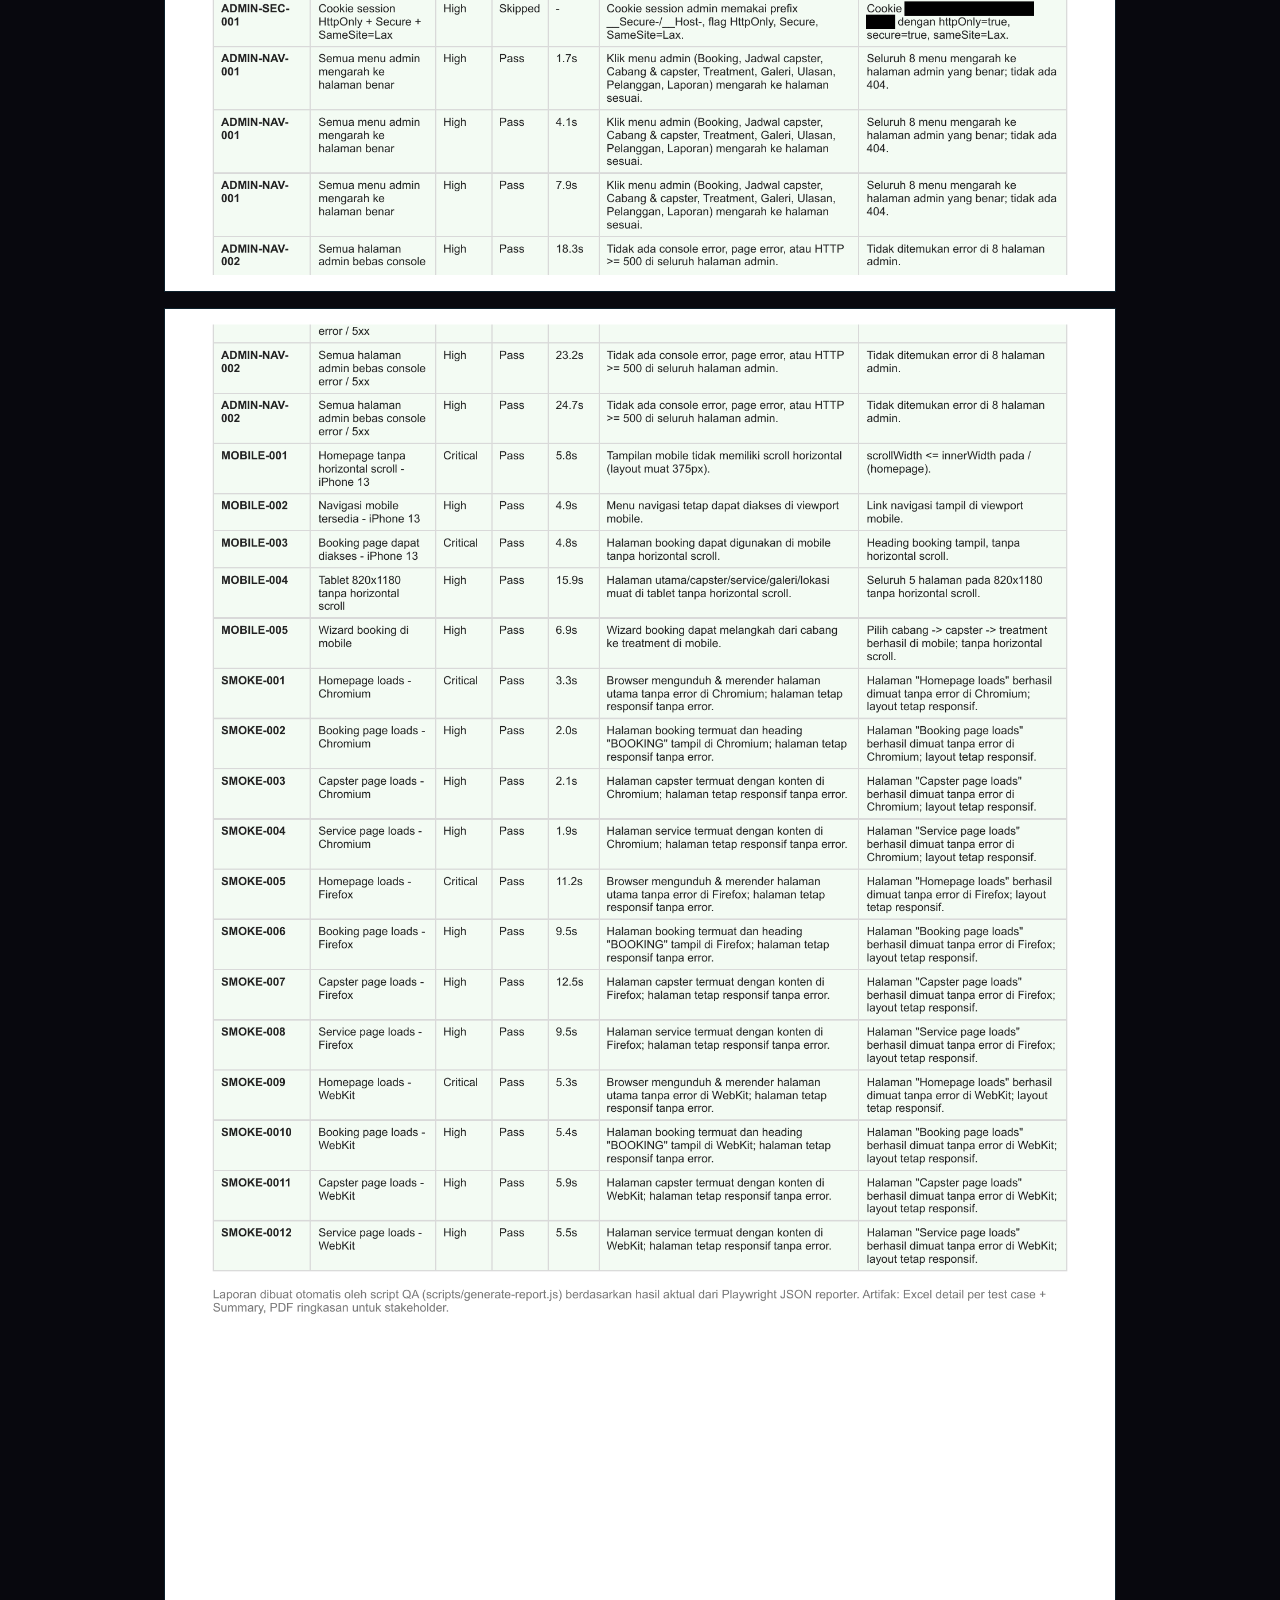
<file: barber-qa.html>
<!DOCTYPE html>
<html lang="id">
<head>
  <meta charset="UTF-8">
  <meta name="viewport" content="width=device-width, initial-scale=1.0">
  <title>QA Automation Barber Black and White — RTW Portfolio</title>
  <link rel="preconnect" href="https://fonts.googleapis.com">
  <link rel="preconnect" href="https://fonts.gstatic.com" crossorigin>
  <link href="https://fonts.googleapis.com/css2?family=Space+Grotesk:wght@400;500;600;700&family=JetBrains+Mono:wght@400;500&display=swap" rel="stylesheet">
  <link rel="icon" type="image/svg+xml" href="favicon.svg">
  <link rel="stylesheet" href="style.css">
  <style>
    .gradient-blobs .blob { opacity: 0.04; }
    .bg-shape { opacity: 0.06; }

    .project-hero {
      padding: 140px 24px 60px;
      max-width: 1000px;
      margin: 0 auto;
      border-bottom: 1px solid rgba(34,211,238,0.1);
      position: relative;
      z-index: 2;
    }
    .back-link {
      display: inline-flex;
      align-items: center;
      gap: 6px;
      font-family: var(--mono);
      font-size: 0.75rem;
      color: rgba(255,255,255,0.35);
      margin-bottom: 32px;
      transition: 0.2s;
    }
    .back-link:hover { color: #22d3ee; }
    .project-hero h1 {
      font-size: clamp(2rem, 5vw, 3.5rem);
      font-weight: 700;
      letter-spacing: -0.04em;
      margin-bottom: 12px;
      color: #fff;
    }
    .project-meta {
      display: flex;
      gap: 24px;
      font-family: var(--mono);
      font-size: 0.75rem;
      color: rgba(255,255,255,0.4);
      margin-bottom: 24px;
    }
    .project-meta span { color: #a855f7; text-shadow: 0 0 12px rgba(168,85,247,0.3); }
    .project-hero p {
      font-size: 1rem;
      color: rgba(255,255,255,0.55);
      max-width: 600px;
      line-height: 1.8;
    }
    .project-hero .live-link {
      display: inline-flex;
      align-items: center;
      gap: 8px;
      margin-top: 24px;
      padding: 12px 24px;
      background: linear-gradient(135deg, var(--cyan), #0891b2);
      color: #08080e;
      font-size: 0.85rem;
      font-weight: 600;
      transition: 0.3s;
    }
    .project-hero .live-link:hover {
      transform: translateY(-2px);
      box-shadow: 0 8px 24px rgba(34,211,238,0.25);
    }

    .project-section {
      padding: 64px 24px;
      max-width: 1000px;
      margin: 0 auto;
      border-bottom: 1px solid rgba(34,211,238,0.06);
      position: relative;
      z-index: 2;
    }
    .section-num {
      font-family: var(--mono);
      font-size: 0.7rem;
      color: #a855f7;
      margin-bottom: 8px;
      display: block;
      text-shadow: 0 0 12px rgba(168,85,247,0.4);
    }
    .project-section h2 {
      font-size: 1.6rem;
      font-weight: 700;
      letter-spacing: -0.03em;
      margin-bottom: 16px;
      color: #fff;
    }
    .project-section p {
      font-size: 0.9rem;
      color: rgba(255,255,255,0.55);
      line-height: 1.8;
      max-width: 640px;
    }

    .approach-grid {
      display: grid;
      grid-template-columns: repeat(2, 1fr);
      gap: 16px;
      margin-top: 32px;
    }
    .approach-card {
      padding: 24px;
      background: rgba(15,15,25,0.6);
      border: 1px solid rgba(34,211,238,0.1);
      transition: 0.3s;
    }
    .approach-card:hover {
      border-color: rgba(34,211,238,0.3);
      transform: translateY(-2px);
      box-shadow: 0 8px 32px rgba(0,0,0,0.3);
    }
    .approach-card h3 {
      font-size: 0.9rem;
      font-weight: 600;
      margin-bottom: 8px;
      color: #fff;
    }
    .approach-card p {
      font-size: 0.8rem;
      color: rgba(255,255,255,0.5);
      line-height: 1.7;
    }

    .qa-steps {
      display: grid;
      grid-template-columns: repeat(4, 1fr);
      gap: 16px;
      margin-top: 32px;
    }
    .qa-step {
      padding: 20px;
      background: rgba(15,15,25,0.6);
      border: 1px solid rgba(34,211,238,0.1);
      border-left: 2px solid #22d3ee;
      transition: 0.3s;
    }
    .qa-step:hover {
      transform: translateY(-2px);
      border-color: rgba(34,211,238,0.25);
    }
    .step-num {
      font-family: var(--mono);
      font-size: 1.5rem;
      font-weight: 700;
      color: #22d3ee;
      margin-bottom: 8px;
      text-shadow: 0 0 16px rgba(34,211,238,0.4);
    }
    .qa-step h3 {
      font-size: 0.85rem;
      font-weight: 600;
      margin-bottom: 6px;
      color: #fff;
    }
    .qa-step p {
      font-size: 0.75rem;
      color: rgba(255,255,255,0.5);
      line-height: 1.6;
    }

    .tool-chips {
      display: flex;
      flex-wrap: wrap;
      gap: 8px;
      margin-top: 24px;
    }
    .tool-chip {
      padding: 8px 16px;
      background: rgba(15,15,25,0.6);
      border: 1px solid rgba(34,211,238,0.15);
      font-family: var(--mono);
      font-size: 0.72rem;
      color: rgba(255,255,255,0.5);
      transition: 0.3s;
    }
    .tool-chip:hover {
      border-color: #22d3ee;
      color: #22d3ee;
    }

    /* Original-size images - full width, aspect preserved */
    .mockup-grid {
      display: grid;
      grid-template-columns: 1fr;
      gap: 16px;
      margin-top: 32px;
    }
    .mockup-card {
      position: relative;
      overflow: hidden;
      background: rgba(15,15,25,0.6);
      border: 1px solid rgba(34,211,238,0.1);
      display: flex;
      align-items: center;
      justify-content: center;
      transition: 0.3s;
    }
    .mockup-card:hover {
      border-color: rgba(34,211,238,0.25);
    }
    .mockup-card span.mockup-label {
      padding: 24px;
      font-family: var(--mono);
      font-size: 0.75rem;
      color: rgba(255,255,255,0.35);
    }
    .mockup-card img {
      width: 100%;
      height: auto;
      display: block;
    }

    .process-grid {
      display: grid;
      grid-template-columns: repeat(3, 1fr);
      gap: 16px;
      margin-top: 32px;
    }
    .process-step {
      padding: 24px;
      background: rgba(15,15,25,0.6);
      border: 1px solid rgba(34,211,238,0.1);
      text-align: center;
      transition: 0.3s;
    }
    .process-step:hover {
      border-color: rgba(34,211,238,0.25);
      transform: translateY(-2px);
    }
    .process-icon {
      font-size: 2rem;
      margin-bottom: 12px;
    }
    .process-step h3 {
      font-size: 0.85rem;
      font-weight: 600;
      margin-bottom: 8px;
      color: #fff;
    }
    .process-step p {
      font-size: 0.75rem;
      color: rgba(255,255,255,0.5);
      line-height: 1.6;
    }

    .footer { border-top: 1px solid rgba(34,211,238,0.06); }
    .footer-inner span { color: rgba(255,255,255,0.25); }

    @media (max-width: 768px) {
      .project-hero { padding: 120px 16px 40px; }
      .project-hero h1 { font-size: clamp(1.6rem, 6vw, 2.5rem); }
      .project-hero p { font-size: 0.9rem; }
      .project-meta { flex-direction: column; gap: 8px; }
      .project-section { padding: 40px 16px; }
      .project-section h2 { font-size: 1.3rem; }
      .project-section p { font-size: 0.85rem; }
      .approach-grid { grid-template-columns: 1fr; }
      .qa-steps { grid-template-columns: 1fr 1fr; }
      .process-grid { grid-template-columns: 1fr; }
      .mockup-card { min-height: 100px; }
    }
    @media (max-width: 480px) {
      .project-hero { padding: 100px 12px 32px; }
      .project-hero h1 { font-size: 1.4rem; }
      .project-section { padding: 32px 12px; }
      .project-section h2 { font-size: 1.15rem; }
      .project-section p { font-size: 0.8rem; line-height: 1.7; }
      .qa-steps { grid-template-columns: 1fr; }
      .approach-card { padding: 16px; }
      .approach-card h3 { font-size: 0.8rem; }
      .approach-card p { font-size: 0.72rem; }
      .qa-step { padding: 14px; }
      .qa-step h3 { font-size: 0.78rem; }
      .qa-step p { font-size: 0.7rem; }
      .step-num { font-size: 1.2rem; }
      .back-link { font-size: 0.68rem; }
    }
  </style>
</head>
<body>

  <div class="cursor" id="cursor"></div>
  <div class="cursor-follower" id="follower"></div>

  <canvas id="workBgCanvas" style="position:fixed;inset:0;width:100%;height:100%;z-index:0;pointer-events:none;"></canvas>

  <div class="gradient-blobs">
    <div class="blob blob-1"></div>
    <div class="blob blob-2"></div>
    <div class="blob blob-3"></div>
    <div class="blob blob-4"></div>
  </div>

  <div class="bg-shapes">
    <div class="bg-shape bg-shape--1"></div>
    <div class="bg-shape bg-shape--2"></div>
    <div class="bg-shape bg-shape--3"></div>
    <div class="bg-shape bg-shape--4"></div>
    <div class="bg-shape bg-shape--5"></div>
    <div class="bg-shape bg-shape--6"></div>
    <div class="bg-shape bg-shape--7"></div>
    <div class="bg-shape bg-shape--8"></div>
    <div class="bg-shape bg-shape--9"></div>
    <div class="bg-shape bg-shape--10"></div>
    <div class="bg-shape bg-shape--11"></div>
    <div class="bg-shape bg-shape--12"></div>
  </div>

  <div class="noise-overlay"></div>

  <nav class="nav scrolled">
    <div class="nav-inner">
      <a href="index.html" class="nav-logo">RTW.</a>
      <div class="nav-links">
        <a href="index.html" class="nav-link" data-i18n="nav.home">Home</a>
        <a href="index.html#skills" class="nav-link" data-i18n="nav.skills">Skills</a>
        <a href="index.html#work" class="nav-link" data-i18n="nav.work">Work</a>
        <a href="index.html#contact" class="nav-link" data-i18n="nav.contact">Contact</a>
      </div>
      <div class="nav-right">
        <button class="lang-toggle" id="langToggle" aria-label="Toggle Language">
          <span class="lang-label" id="langLabel">EN</span>
        </button>
      </div>
    </div>
  </nav>

  <section class="project-hero">
    <a href="index.html#work" class="back-link" data-i18n="sub.back">&larr; Kembali ke Work</a>
    <h1>QA Automation — Barber Black and White</h1>
    <div class="project-meta">
      <div><span data-i18n="barberqa.metaRole">Peran</span> <span>QA Automation Engineer</span></div>
      <div><span data-i18n="barberqa.metaDate">Tanggal</span> <span data-i18n="barberqa.metaDateVal">2026</span></div>
    </div>
    <p data-i18n="barberqa.hero">Membangun framework otomasi pengujian untuk aplikasi Barber Black and White — platform manajemen barbershop berbasis web. Mengotomatiskan alur booking, manajemen pelanggan, dan transaksi untuk memastikan operasional barbershop berjalan lancar.</p>
  </section>

  <section class="project-section">
    <span class="section-num">01</span>
    <h2 data-i18n="barberqa.s1">Kenapa QA Automation?</h2>
    <p data-i18n="barberqa.s1p1">Barber Black and White adalah sistem yang dipakai untuk mengelola operasional barbershop sehari-hari — mulai dari booking jadwal, data pelanggan, sampai transaksi dan pembayaran. Kesalahan di sistem bisa mengganggu pelayanan pelanggan dan operasional bisnis.</p>
    <p style="margin-top: 12px;" data-i18n="barberqa.s1p2">Gue membangun otomasi pengujian untuk memastikan semua alur kritis bekerja dengan benar. Dengan test yang berjalan otomatis, risiko bug saat fitur baru dirilis bisa diminimalisir dan kualitas aplikasi tetap terjaga.</p>
  </section>

  <section class="project-section">
    <span class="section-num">02</span>
    <h2 data-i18n="barberqa.s2">Automation Approach</h2>
    <div class="approach-grid">
      <div class="approach-card">
        <h3 data-i18n="barberqa.s2c1">Booking Flow Testing</h3>
        <p data-i18n="barberqa.s2c1p">Mengotomatiskan alur booking — dari pemilihan layanan, pemilihan jadwal, sampai konfirmasi dan notifikasi ke pelanggan.</p>
      </div>
      <div class="approach-card">
        <h3 data-i18n="barberqa.s2c2">Customer Management Verification</h3>
        <p data-i18n="barberqa.s2c2p">Test otomatis untuk memverifikasi CRUD data pelanggan, pencarian, dan histori kunjungan.</p>
      </div>
      <div class="approach-card">
        <h3 data-i18n="barberqa.s2c3">Transaction & Payment Testing</h3>
        <p data-i18n="barberqa.s2c3p">Memastikan alur transaksi, perhitungan harga, dan pembayaran berjalan akurat dan sinkron.</p>
      </div>
      <div class="approach-card">
        <h3 data-i18n="barberqa.s2c4">Regression Protection</h3>
        <p data-i18n="barberqa.s2c4p">Menjaga fitur yang sudah berjalan tidak rusak saat ada penambahan fitur baru lewat automated regression testing.</p>
      </div>
    </div>
  </section>

  <section class="project-section">
    <span class="section-num">03</span>
    <h2 data-i18n="barberqa.s3">Automation Workflow</h2>
    <div class="qa-steps">
      <div class="qa-step">
        <div class="step-num">01</div>
        <h3 data-i18n="barberqa.s3s1">Test Analysis</h3>
        <p data-i18n="barberqa.s3s1p">Mengidentifikasi alur kritis yang paling berisiko dan berdampak besar jika terjadi bug.</p>
      </div>
      <div class="qa-step">
        <div class="step-num">02</div>
        <h3 data-i18n="barberqa.s3s2">Script Writing</h3>
        <p data-i18n="barberqa.s3s2p">Menulis test script otomasi dengan Playwright untuk alur booking, pelanggan, dan transaksi.</p>
      </div>
      <div class="qa-step">
        <div class="step-num">03</div>
        <h3 data-i18n="barberqa.s3s3">Execution & Debug</h3>
        <p data-i18n="barberqa.s3s3p">Menjalankan test suite, menganalisis kegagalan, dan memperbaiki flaky test agar hasilnya konsisten.</p>
      </div>
      <div class="qa-step">
        <div class="step-num">04</div>
        <h3 data-i18n="barberqa.s3s4">Maintenance</h3>
        <p data-i18n="barberqa.s3s4p">Terus memperbarui test suite mengikuti perubahan fitur dan kebutuhan aplikasi.</p>
      </div>
    </div>
  </section>

  <section class="project-section">
    <span class="section-num">04</span>
    <h2 data-i18n="barberqa.s4">Tools & Technologies</h2>
    <p data-i18n="barberqa.s4p">Stack yang dipakai untuk membangun framework otomasi pengujian ini.</p>
    <div class="tool-chips">
      <span class="tool-chip">Playwright</span>
      <span class="tool-chip">Python</span>
      <span class="tool-chip">Pytest</span>
      <span class="tool-chip">Page Object Model</span>
      <span class="tool-chip">Allure Reports</span>
      <span class="tool-chip">GitHub Actions</span>
      <span class="tool-chip">Chrome DevTools</span>
    </div>
  </section>

  <section class="project-section">
    <span class="section-num">05</span>
    <h2 data-i18n="barberqa.s5">Screenshot Hasil Automation</h2>
    <p data-i18n="barberqa.s5p">Screenshot dari hasil test report otomasi yang dijalankan pada aplikasi Barber Black and White.</p>
    <div class="mockup-grid">
      <div class="mockup-card">
        <span class="mockup-label">Test Report Page 01</span>
        <img src="image/QA-BARBER/test-report-page-01.png" alt="Test Report Page 01" style="display:none" onload="this.style.display='block'; this.previousElementSibling.style.display='none';" onerror="this.remove();">
      </div>
      <div class="mockup-card">
        <span class="mockup-label">Test Report Page 02</span>
        <img src="image/QA-BARBER/test-report-page-02.png" alt="Test Report Page 02" style="display:none" onload="this.style.display='block'; this.previousElementSibling.style.display='none';" onerror="this.remove();">
      </div>
      <div class="mockup-card">
        <span class="mockup-label">Test Report Page 03</span>
        <img src="image/QA-BARBER/test-report-page-03.png" alt="Test Report Page 03" style="display:none" onload="this.style.display='block'; this.previousElementSibling.style.display='none';" onerror="this.remove();">
      </div>
      <div class="mockup-card">
        <span class="mockup-label">Test Report Page 04</span>
        <img src="image/QA-BARBER/test-report-page-04.png" alt="Test Report Page 04" style="display:none" onload="this.style.display='block'; this.previousElementSibling.style.display='none';" onerror="this.remove();">
      </div>
      <div class="mockup-card">
        <span class="mockup-label">Test Report Page 05</span>
        <img src="image/QA-BARBER/test-report-page-05.png" alt="Test Report Page 05" style="display:none" onload="this.style.display='block'; this.previousElementSibling.style.display='none';" onerror="this.remove();">
      </div>
      <div class="mockup-card">
        <span class="mockup-label">Test Report Page 06</span>
        <img src="image/QA-BARBER/test-report-page-06.png" alt="Test Report Page 06" style="display:none" onload="this.style.display='block'; this.previousElementSibling.style.display='none';" onerror="this.remove();">
      </div>
      <div class="mockup-card">
        <span class="mockup-label">Test Report Page 07</span>
        <img src="image/QA-BARBER/test-report-page-07.png" alt="Test Report Page 07" style="display:none" onload="this.style.display='block'; this.previousElementSibling.style.display='none';" onerror="this.remove();">
      </div>
      <div class="mockup-card">
        <span class="mockup-label">Test Report Page 08</span>
        <img src="image/QA-BARBER/test-report-page-08.png" alt="Test Report Page 08" style="display:none" onload="this.style.display='block'; this.previousElementSibling.style.display='none';" onerror="this.remove();">
      </div>
      <div class="mockup-card">
        <span class="mockup-label">Test Report Page 09</span>
        <img src="image/QA-BARBER/test-report-page-09.png" alt="Test Report Page 09" style="display:none" onload="this.style.display='block'; this.previousElementSibling.style.display='none';" onerror="this.remove();">
      </div>
      <div class="mockup-card">
        <span class="mockup-label">Test Report Page 10</span>
        <img src="image/QA-BARBER/test-report-page-10.png" alt="Test Report Page 10" style="display:none" onload="this.style.display='block'; this.previousElementSibling.style.display='none';" onerror="this.remove();">
      </div>
    </div>
  </section>

  <section class="project-section">
    <span class="section-num">06</span>
    <h2 data-i18n="barberqa.s6">Impact & Results</h2>
    <p data-i18n="barberqa.s6p1">QA Automation memberikan dampak nyata pada kualitas dan keandalan aplikasi Barber Black and White.</p>
    <p style="margin-top: 12px;" data-i18n="barberqa.s6p2">Dengan test otomatis, tim bisa merilis fitur baru dengan lebih percaya diri dan memastikan aplikasi siap dipakai tanpa bug yang mengganggu operasional barbershop.</p>
  </section>

  <footer class="footer">
    <div class="container">
      <div class="footer-inner">
        <span>&copy; 2025 Rizki Tri Wahyudi</span>
        <span>Jakarta, ID</span>
      </div>
    </div>
  </footer>

  <script src="script.js?v=101"></script>
</body>
</html>
</file>
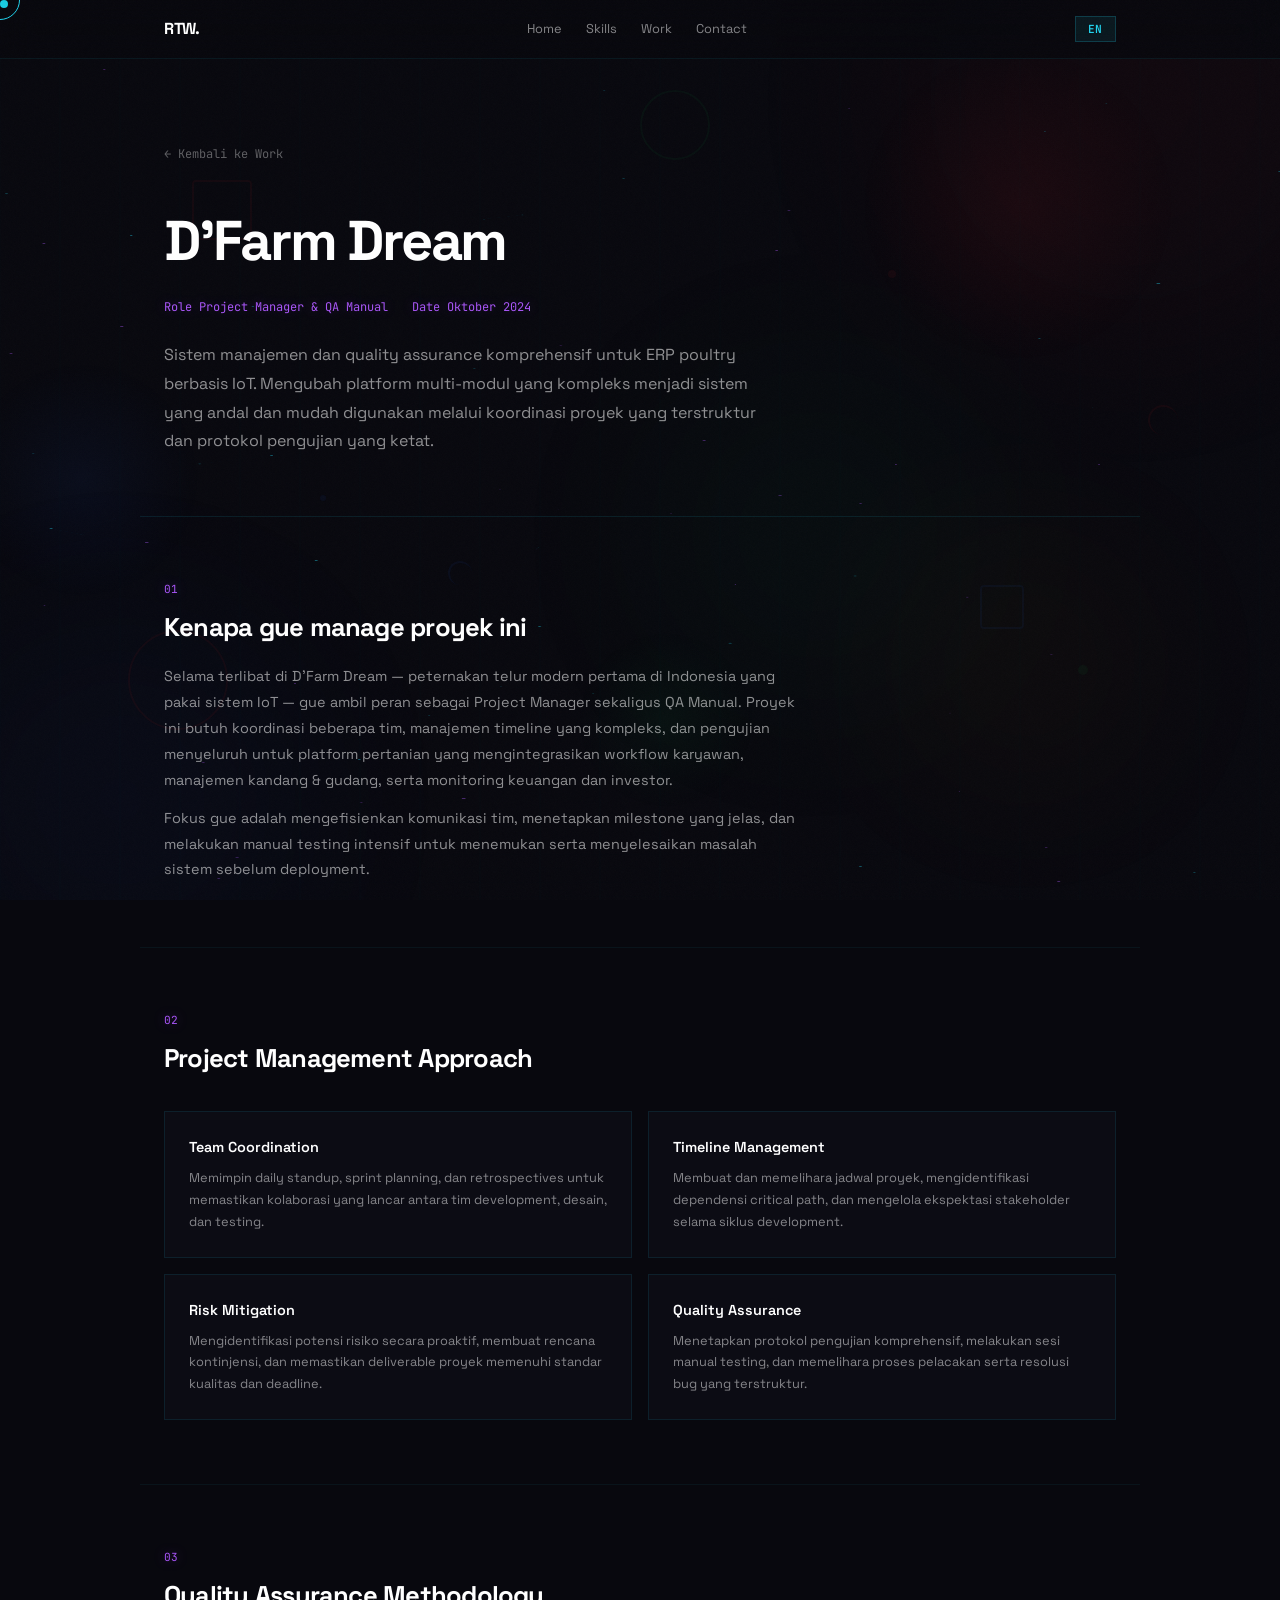
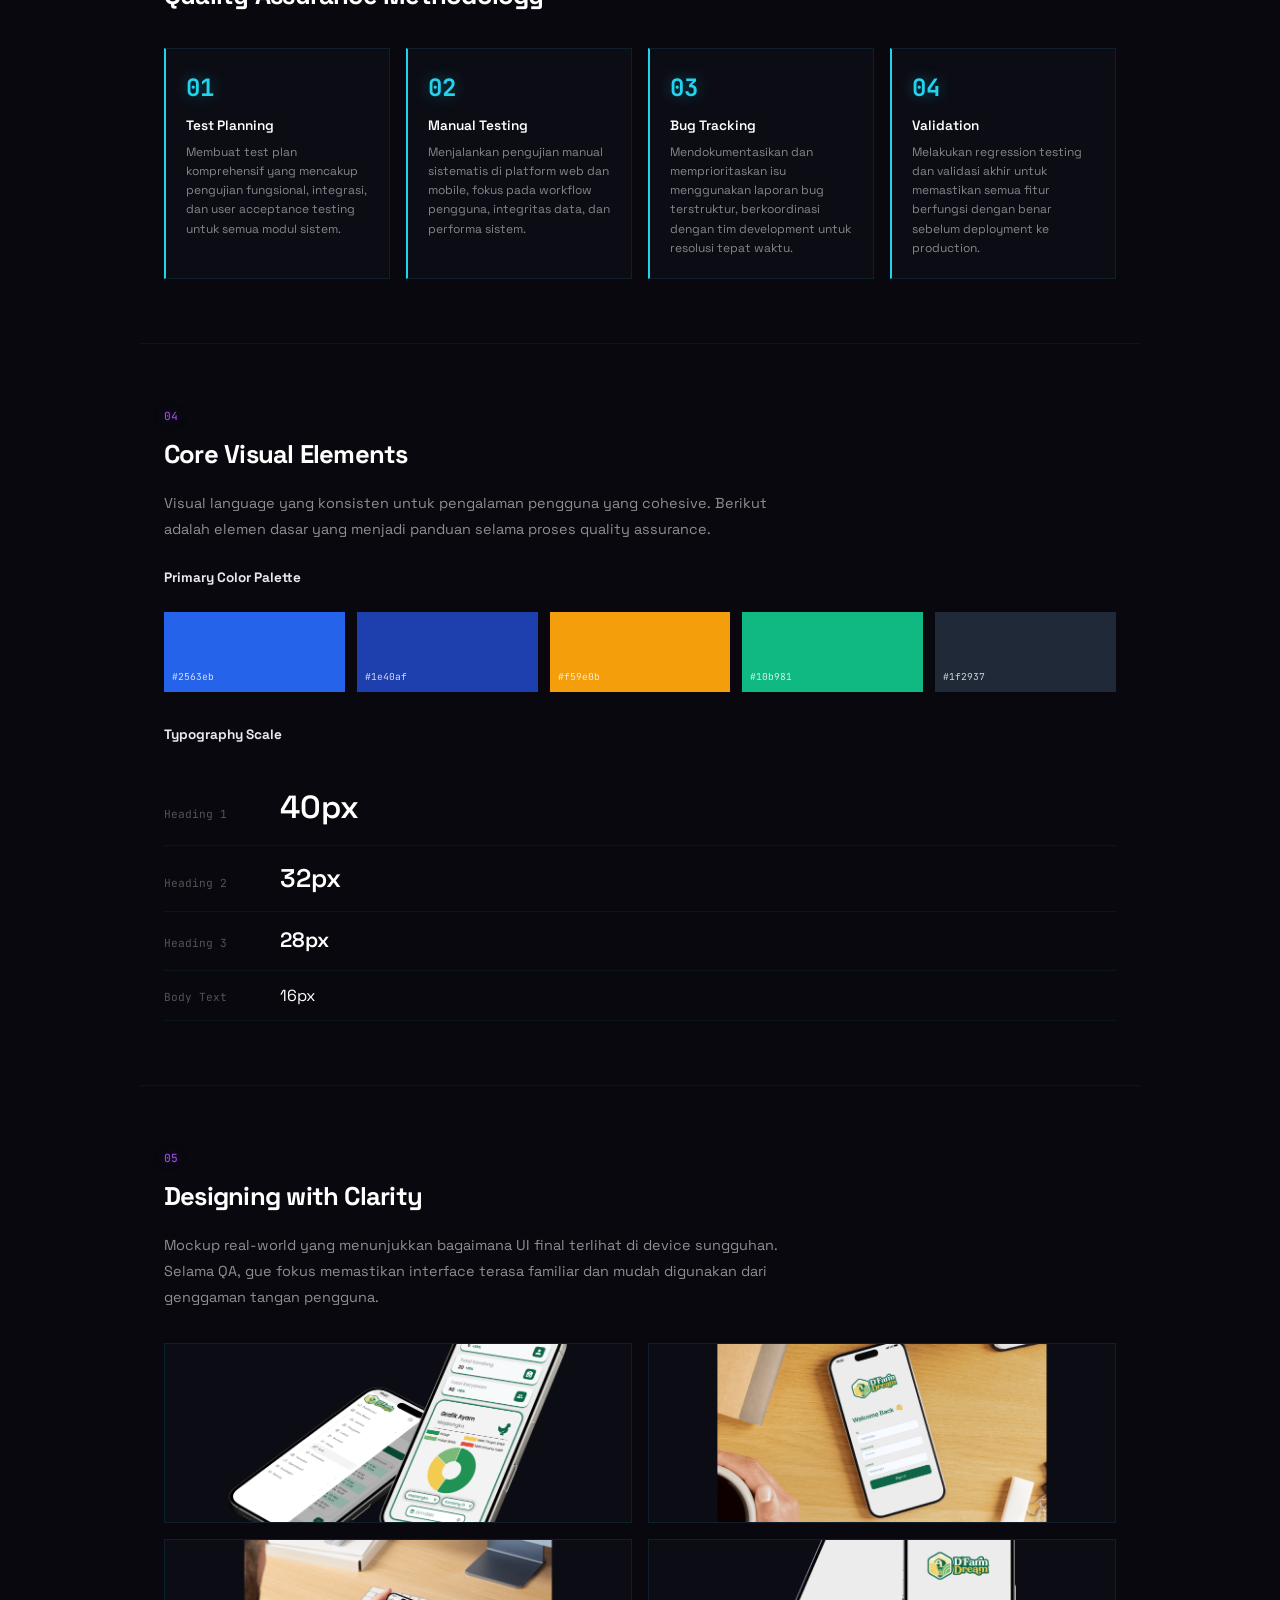
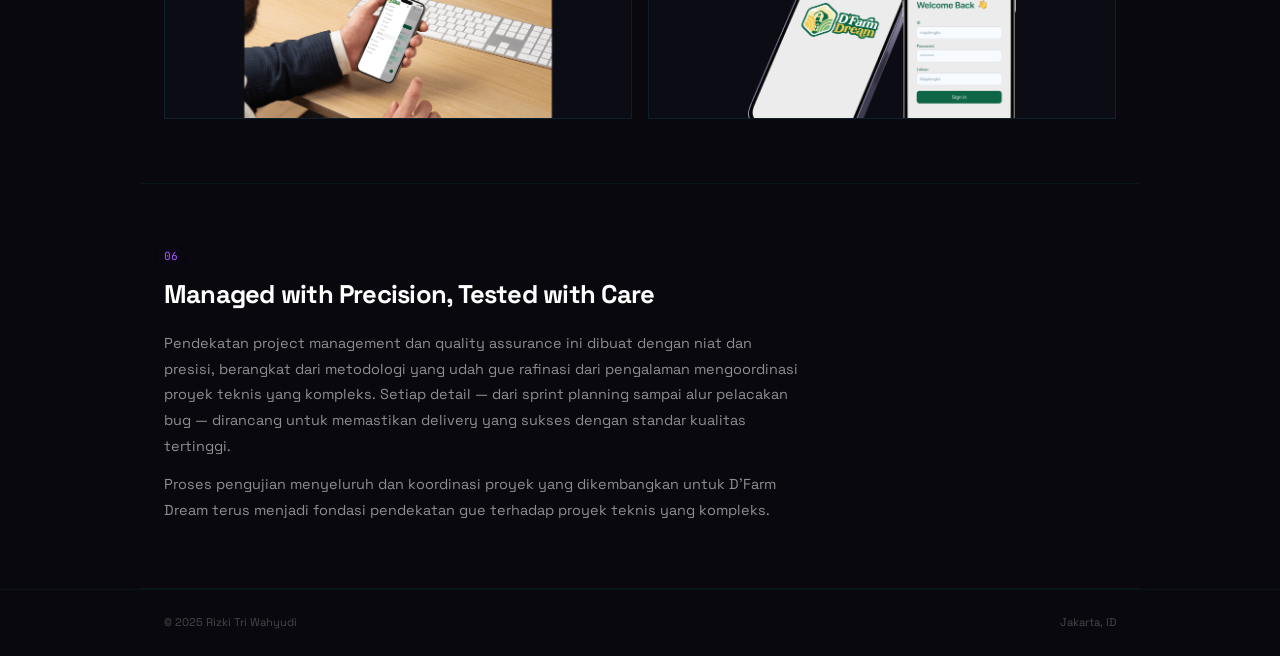
<file: dfarmdream.html>
<!DOCTYPE html>
<html lang="id">
<head>
  <meta charset="UTF-8">
  <meta name="viewport" content="width=device-width, initial-scale=1.0">
  <title>D'Farm Dream — RTW Portfolio</title>
  <link rel="preconnect" href="https://fonts.googleapis.com">
  <link rel="preconnect" href="https://fonts.gstatic.com" crossorigin>
  <link href="https://fonts.googleapis.com/css2?family=Space+Grotesk:wght@400;500;600;700&family=JetBrains+Mono:wght@400;500&display=swap" rel="stylesheet">
  <link rel="stylesheet" href="style.css">
  <style>
    .gradient-blobs .blob { opacity: 0.04; }
    .bg-shape { opacity: 0.06; }

    .project-hero {
      padding: 140px 24px 60px;
      max-width: 1000px;
      margin: 0 auto;
      border-bottom: 1px solid rgba(34,211,238,0.1);
      position: relative;
      z-index: 2;
    }
    .back-link {
      display: inline-flex;
      align-items: center;
      gap: 6px;
      font-family: var(--mono);
      font-size: 0.75rem;
      color: rgba(255,255,255,0.35);
      margin-bottom: 32px;
      transition: 0.2s;
    }
    .back-link:hover { color: #22d3ee; }
    .project-hero h1 {
      font-size: clamp(2rem, 5vw, 3.5rem);
      font-weight: 700;
      letter-spacing: -0.04em;
      margin-bottom: 12px;
      color: #fff;
    }
    .project-meta {
      display: flex;
      gap: 24px;
      font-family: var(--mono);
      font-size: 0.75rem;
      color: rgba(255,255,255,0.4);
      margin-bottom: 24px;
    }
    .project-meta span { color: #a855f7; text-shadow: 0 0 12px rgba(168,85,247,0.3); }
    .project-hero p {
      font-size: 1rem;
      color: rgba(255,255,255,0.55);
      max-width: 600px;
      line-height: 1.8;
    }

    .project-section {
      padding: 64px 24px;
      max-width: 1000px;
      margin: 0 auto;
      border-bottom: 1px solid rgba(34,211,238,0.06);
      position: relative;
      z-index: 2;
    }
    .section-num {
      font-family: var(--mono);
      font-size: 0.7rem;
      color: #a855f7;
      margin-bottom: 8px;
      display: block;
      text-shadow: 0 0 12px rgba(168,85,247,0.4);
    }
    .project-section h2 {
      font-size: 1.6rem;
      font-weight: 700;
      letter-spacing: -0.03em;
      margin-bottom: 16px;
      color: #fff;
    }
    .project-section p {
      font-size: 0.9rem;
      color: rgba(255,255,255,0.55);
      line-height: 1.8;
      max-width: 640px;
    }

    .approach-grid {
      display: grid;
      grid-template-columns: repeat(2, 1fr);
      gap: 16px;
      margin-top: 32px;
    }
    .approach-card {
      padding: 24px;
      background: rgba(15,15,25,0.6);
      border: 1px solid rgba(34,211,238,0.1);
      transition: 0.3s;
    }
    .approach-card:hover {
      border-color: rgba(34,211,238,0.3);
      transform: translateY(-2px);
      box-shadow: 0 8px 32px rgba(0,0,0,0.3);
    }
    .approach-card h3 {
      font-size: 0.9rem;
      font-weight: 600;
      margin-bottom: 8px;
      color: #fff;
    }
    .approach-card p {
      font-size: 0.8rem;
      color: rgba(255,255,255,0.5);
      line-height: 1.7;
    }

    .qa-steps {
      display: grid;
      grid-template-columns: repeat(4, 1fr);
      gap: 16px;
      margin-top: 32px;
    }
    .qa-step {
      padding: 20px;
      background: rgba(15,15,25,0.6);
      border: 1px solid rgba(34,211,238,0.1);
      border-left: 2px solid #22d3ee;
      transition: 0.3s;
    }
    .qa-step:hover {
      transform: translateY(-2px);
      border-color: rgba(34,211,238,0.25);
    }
    .step-num {
      font-family: var(--mono);
      font-size: 1.5rem;
      font-weight: 700;
      color: #22d3ee;
      margin-bottom: 8px;
      text-shadow: 0 0 16px rgba(34,211,238,0.4);
    }
    .qa-step h3 {
      font-size: 0.85rem;
      font-weight: 600;
      margin-bottom: 6px;
      color: #fff;
    }
    .qa-step p {
      font-size: 0.75rem;
      color: rgba(255,255,255,0.5);
      line-height: 1.6;
    }

    .colors-row {
      display: flex;
      gap: 12px;
      margin-top: 24px;
    }
    .color-swatch {
      flex: 1;
      height: 80px;
      display: flex;
      align-items: end;
      padding: 8px;
      font-family: var(--mono);
      font-size: 0.6rem;
      color: rgba(255,255,255,0.8);
    }

    .type-scale { margin-top: 24px; }
    .type-row {
      display: flex;
      align-items: baseline;
      gap: 16px;
      padding: 12px 0;
      border-bottom: 1px solid rgba(34,211,238,0.06);
    }
    .type-label {
      font-family: var(--mono);
      font-size: 0.7rem;
      color: rgba(255,255,255,0.3);
      width: 100px;
      flex-shrink: 0;
    }
    .type-sample { font-weight: 600; color: #fff; }
    .type-sample.h1 { font-size: 2rem; }
    .type-sample.h2 { font-size: 1.6rem; }
    .type-sample.h3 { font-size: 1.3rem; }
    .type-sample.body { font-size: 1rem; font-weight: 400; }

    .mockup-grid {
      display: grid;
      grid-template-columns: repeat(2, 1fr);
      gap: 16px;
      margin-top: 32px;
    }
    .mockup-card {
      background: rgba(15,15,25,0.6);
      border: 1px solid rgba(34,211,238,0.1);
      padding: 24px;
      display: flex;
      align-items: center;
      justify-content: center;
      min-height: 180px;
      font-family: var(--mono);
      font-size: 0.75rem;
      color: rgba(255,255,255,0.35);
      transition: 0.3s;
    }
    .mockup-card:hover {
      border-color: rgba(34,211,238,0.25);
      transform: translateY(-2px);
    }
    .mockup-card {
      position: relative;
      overflow: hidden;
      padding: 0;
      min-height: 180px;
    }
    .mockup-card span.mockup-label {
      padding: 24px;
    }
    .mockup-card img {
      width: 100%;
      height: 100%;
      object-fit: cover;
      position: absolute;
      inset: 0;
    }

    .c1 { background: #2563eb; }
    .c2 { background: #1e40af; }
    .c3 { background: #f59e0b; }
    .c4 { background: #10b981; }
    .c5 { background: #1f2937; }

    .footer { border-top: 1px solid rgba(34,211,238,0.06); }
    .footer-inner span { color: rgba(255,255,255,0.25); }

    @media (max-width: 768px) {
      .project-hero { padding: 120px 16px 40px; }
      .project-hero h1 { font-size: clamp(1.6rem, 6vw, 2.5rem); }
      .project-hero p { font-size: 0.9rem; }
      .project-meta { flex-direction: column; gap: 8px; }
      .project-section { padding: 40px 16px; }
      .project-section h2 { font-size: 1.3rem; }
      .project-section p { font-size: 0.85rem; }
      .approach-grid { grid-template-columns: 1fr; }
      .qa-steps { grid-template-columns: 1fr 1fr; }
      .colors-row { flex-wrap: wrap; gap: 8px; }
      .color-swatch { flex: 0 0 calc(50% - 4px); height: 60px; }
      .mockup-grid { grid-template-columns: 1fr; }
      .mockup-card { min-height: 140px; font-size: 0.65rem; }
      .type-sample.h1 { font-size: 1.5rem; }
      .type-sample.h2 { font-size: 1.3rem; }
      .type-sample.h3 { font-size: 1.1rem; }
      .type-label { font-size: 0.6rem; width: 80px; }
    }
    @media (max-width: 480px) {
      .project-hero { padding: 100px 12px 32px; }
      .project-hero h1 { font-size: 1.4rem; }
      .project-section { padding: 32px 12px; }
      .project-section h2 { font-size: 1.15rem; }
      .project-section p { font-size: 0.8rem; line-height: 1.7; }
      .qa-steps { grid-template-columns: 1fr; }
      .approach-card { padding: 16px; }
      .approach-card h3 { font-size: 0.8rem; }
      .approach-card p { font-size: 0.72rem; }
      .qa-step { padding: 14px; }
      .qa-step h3 { font-size: 0.78rem; }
      .qa-step p { font-size: 0.7rem; }
      .step-num { font-size: 1.2rem; }
      .colors-row { gap: 6px; }
      .color-swatch { flex: 0 0 100%; height: 50px; font-size: 0.55rem; }
      .type-row { gap: 10px; padding: 8px 0; }
      .type-sample { font-size: 0.9rem !important; }
      .back-link { font-size: 0.68rem; }
    }
  </style>
</head>
<body>

  <div class="cursor" id="cursor"></div>
  <div class="cursor-follower" id="follower"></div>

  <canvas id="workBgCanvas" style="position:fixed;inset:0;width:100%;height:100%;z-index:0;pointer-events:none;"></canvas>

  <div class="gradient-blobs">
    <div class="blob blob-1"></div>
    <div class="blob blob-2"></div>
    <div class="blob blob-3"></div>
    <div class="blob blob-4"></div>
  </div>

  <div class="bg-shapes">
    <div class="bg-shape bg-shape--1"></div>
    <div class="bg-shape bg-shape--2"></div>
    <div class="bg-shape bg-shape--3"></div>
    <div class="bg-shape bg-shape--4"></div>
    <div class="bg-shape bg-shape--5"></div>
    <div class="bg-shape bg-shape--6"></div>
    <div class="bg-shape bg-shape--7"></div>
    <div class="bg-shape bg-shape--8"></div>
    <div class="bg-shape bg-shape--9"></div>
    <div class="bg-shape bg-shape--10"></div>
    <div class="bg-shape bg-shape--11"></div>
    <div class="bg-shape bg-shape--12"></div>
  </div>

  <div class="noise-overlay"></div>

  <nav class="nav scrolled">
    <div class="nav-inner">
      <a href="index.html" class="nav-logo">RTW.</a>
      <div class="nav-links">
        <a href="index.html" class="nav-link" data-i18n="nav.home">Home</a>
        <a href="index.html#skills" class="nav-link" data-i18n="nav.skills">Skills</a>
        <a href="index.html#work" class="nav-link" data-i18n="nav.work">Work</a>
        <a href="index.html#contact" class="nav-link" data-i18n="nav.contact">Contact</a>
      </div>
      <div class="nav-right">
        <button class="lang-toggle" id="langToggle" aria-label="Toggle Language">
          <span class="lang-label" id="langLabel">EN</span>
        </button>
      </div>
    </div>
  </nav>

  <section class="project-hero">
    <a href="index.html#work" class="back-link" data-i18n="sub.back">&larr; Kembali ke Work</a>
    <h1>D'Farm Dream</h1>
    <div class="project-meta">
      <div><span data-i18n="dfarm.metaRole">Role</span> <span>Project Manager & QA Manual</span></div>
      <div><span data-i18n="dfarm.metaDate">Date</span> <span data-i18n="dfarm.metaDateVal">Oktober 2024</span></div>
    </div>
    <p data-i18n="dfarm.hero">Sistem manajemen dan quality assurance komprehensif untuk ERP poultry berbasis IoT. Mengubah platform multi-modul yang kompleks menjadi sistem yang andal dan mudah digunakan melalui koordinasi proyek yang terstruktur dan protokol pengujian yang ketat.</p>
  </section>

  <section class="project-section">
    <span class="section-num">01</span>
    <h2 data-i18n="dfarm.s1">Kenapa gue manage proyek ini</h2>
    <p data-i18n="dfarm.s1p1">Selama terlibat di D'Farm Dream — peternakan telur modern pertama di Indonesia yang pakai sistem IoT — gue ambil peran sebagai Project Manager sekaligus QA Manual. Proyek ini butuh koordinasi beberapa tim, manajemen timeline yang kompleks, dan pengujian menyeluruh untuk platform pertanian yang mengintegrasikan workflow karyawan, manajemen kandang & gudang, serta monitoring keuangan dan investor.</p>
    <p style="margin-top: 12px;" data-i18n="dfarm.s1p2">Fokus gue adalah mengefisienkan komunikasi tim, menetapkan milestone yang jelas, dan melakukan manual testing intensif untuk menemukan serta menyelesaikan masalah sistem sebelum deployment.</p>
  </section>

  <section class="project-section">
    <span class="section-num">02</span>
    <h2 data-i18n="dfarm.s2">Project Management Approach</h2>
    <div class="approach-grid">
      <div class="approach-card">
        <h3 data-i18n="dfarm.s2c1">Team Coordination</h3>
        <p data-i18n="dfarm.s2c1p">Memimpin daily standup, sprint planning, dan retrospectives untuk memastikan kolaborasi yang lancar antara tim development, desain, dan testing.</p>
      </div>
      <div class="approach-card">
        <h3 data-i18n="dfarm.s2c2">Timeline Management</h3>
        <p data-i18n="dfarm.s2c2p">Membuat dan memelihara jadwal proyek, mengidentifikasi dependensi critical path, dan mengelola ekspektasi stakeholder selama siklus development.</p>
      </div>
      <div class="approach-card">
        <h3 data-i18n="dfarm.s2c3">Risk Mitigation</h3>
        <p data-i18n="dfarm.s2c3p">Mengidentifikasi potensi risiko secara proaktif, membuat rencana kontinjensi, dan memastikan deliverable proyek memenuhi standar kualitas dan deadline.</p>
      </div>
      <div class="approach-card">
        <h3 data-i18n="dfarm.s2c4">Quality Assurance</h3>
        <p data-i18n="dfarm.s2c4p">Menetapkan protokol pengujian komprehensif, melakukan sesi manual testing, dan memelihara proses pelacakan serta resolusi bug yang terstruktur.</p>
      </div>
    </div>
  </section>

  <section class="project-section">
    <span class="section-num">03</span>
    <h2 data-i18n="dfarm.s3">Quality Assurance Methodology</h2>
    <div class="qa-steps">
      <div class="qa-step">
        <div class="step-num">01</div>
        <h3 data-i18n="dfarm.s3s1">Test Planning</h3>
        <p data-i18n="dfarm.s3s1p">Membuat test plan komprehensif yang mencakup pengujian fungsional, integrasi, dan user acceptance testing untuk semua modul sistem.</p>
      </div>
      <div class="qa-step">
        <div class="step-num">02</div>
        <h3 data-i18n="dfarm.s3s2">Manual Testing</h3>
        <p data-i18n="dfarm.s3s2p">Menjalankan pengujian manual sistematis di platform web dan mobile, fokus pada workflow pengguna, integritas data, dan performa sistem.</p>
      </div>
      <div class="qa-step">
        <div class="step-num">03</div>
        <h3 data-i18n="dfarm.s3s3">Bug Tracking</h3>
        <p data-i18n="dfarm.s3s3p">Mendokumentasikan dan memprioritaskan isu menggunakan laporan bug terstruktur, berkoordinasi dengan tim development untuk resolusi tepat waktu.</p>
      </div>
      <div class="qa-step">
        <div class="step-num">04</div>
        <h3 data-i18n="dfarm.s3s4">Validation</h3>
        <p data-i18n="dfarm.s3s4p">Melakukan regression testing dan validasi akhir untuk memastikan semua fitur berfungsi dengan benar sebelum deployment ke production.</p>
      </div>
    </div>
  </section>

  <section class="project-section">
    <span class="section-num">04</span>
    <h2 data-i18n="dfarm.s4">Core Visual Elements</h2>
    <p data-i18n="dfarm.s4p">Visual language yang konsisten untuk pengalaman pengguna yang cohesive. Berikut adalah elemen dasar yang menjadi panduan selama proses quality assurance.</p>
    <h3 style="margin-top: 24px; margin-bottom: 8px; font-size: 0.85rem;" data-i18n="dfarm.s4c1">Primary Color Palette</h3>
    <div class="colors-row">
      <div class="color-swatch c1">#2563eb</div>
      <div class="color-swatch c2">#1e40af</div>
      <div class="color-swatch c3">#f59e0b</div>
      <div class="color-swatch c4">#10b981</div>
      <div class="color-swatch c5">#1f2937</div>
    </div>
    <h3 style="margin-top: 32px; margin-bottom: 8px; font-size: 0.85rem;" data-i18n="dfarm.s4c2">Typography Scale</h3>
    <div class="type-scale">
      <div class="type-row">
        <span class="type-label">Heading 1</span>
        <span class="type-sample h1">40px</span>
      </div>
      <div class="type-row">
        <span class="type-label">Heading 2</span>
        <span class="type-sample h2">32px</span>
      </div>
      <div class="type-row">
        <span class="type-label">Heading 3</span>
        <span class="type-sample h3">28px</span>
      </div>
      <div class="type-row">
        <span class="type-label">Body Text</span>
        <span class="type-sample body">16px</span>
      </div>
    </div>
  </section>

  <section class="project-section">
    <span class="section-num">05</span>
    <h2 data-i18n="dfarm.s5">Designing with Clarity</h2>
    <p data-i18n="dfarm.s5p">Mockup real-world yang menunjukkan bagaimana UI final terlihat di device sungguhan. Selama QA, gue fokus memastikan interface terasa familiar dan mudah digunakan dari genggaman tangan pengguna.</p>
    <div class="mockup-grid">
      <div class="mockup-card">
        <span class="mockup-label">Dashboard Overview</span>
        <img src="image/mockup-dfarmdream-dashboard.png" alt="Dashboard Overview" style="display:none" onload="this.style.display='block'; this.previousElementSibling.style.display='none';" onerror="this.remove();">
      </div>
      <div class="mockup-card">
        <span class="mockup-label">Coop Management</span>
        <img src="image/mockup2 dfarmdream.png" alt="Coop Management" style="display:none" onload="this.style.display='block'; this.previousElementSibling.style.display='none';" onerror="this.remove();">
      </div>
      <div class="mockup-card">
        <span class="mockup-label">Financial Monitor</span>
        <img src="image/mockup4-dfarmdream.png" alt="Financial Monitor" style="display:none" onload="this.style.display='block'; this.previousElementSibling.style.display='none';" onerror="this.remove();">
      </div>
      <div class="mockup-card">
        <span class="mockup-label">IoT Sensor Panel</span>
        <img src="image/mockup1 dfarmdream.png" alt="IoT Sensor Panel" style="display:none" onload="this.style.display='block'; this.previousElementSibling.style.display='none';" onerror="this.remove();">
      </div>
    </div>
  </section>

  <section class="project-section">
    <span class="section-num">06</span>
    <h2 data-i18n="dfarm.s6">Managed with Precision, Tested with Care</h2>
    <p data-i18n="dfarm.s6p1">Pendekatan project management dan quality assurance ini dibuat dengan niat dan presisi, berangkat dari metodologi yang udah gue rafinasi dari pengalaman mengoordinasi proyek teknis yang kompleks. Setiap detail — dari sprint planning sampai alur pelacakan bug — dirancang untuk memastikan delivery yang sukses dengan standar kualitas tertinggi.</p>
    <p style="margin-top: 12px;" data-i18n="dfarm.s6p2">Proses pengujian menyeluruh dan koordinasi proyek yang dikembangkan untuk D'Farm Dream terus menjadi fondasi pendekatan gue terhadap proyek teknis yang kompleks.</p>
  </section>

  <footer class="footer">
    <div class="container">
      <div class="footer-inner">
        <span>© 2025 Rizki Tri Wahyudi</span>
        <span>Jakarta, ID</span>
      </div>
    </div>
  </footer>

  <script src="script.js?v=101"></script>
</body>
</html>
</file>
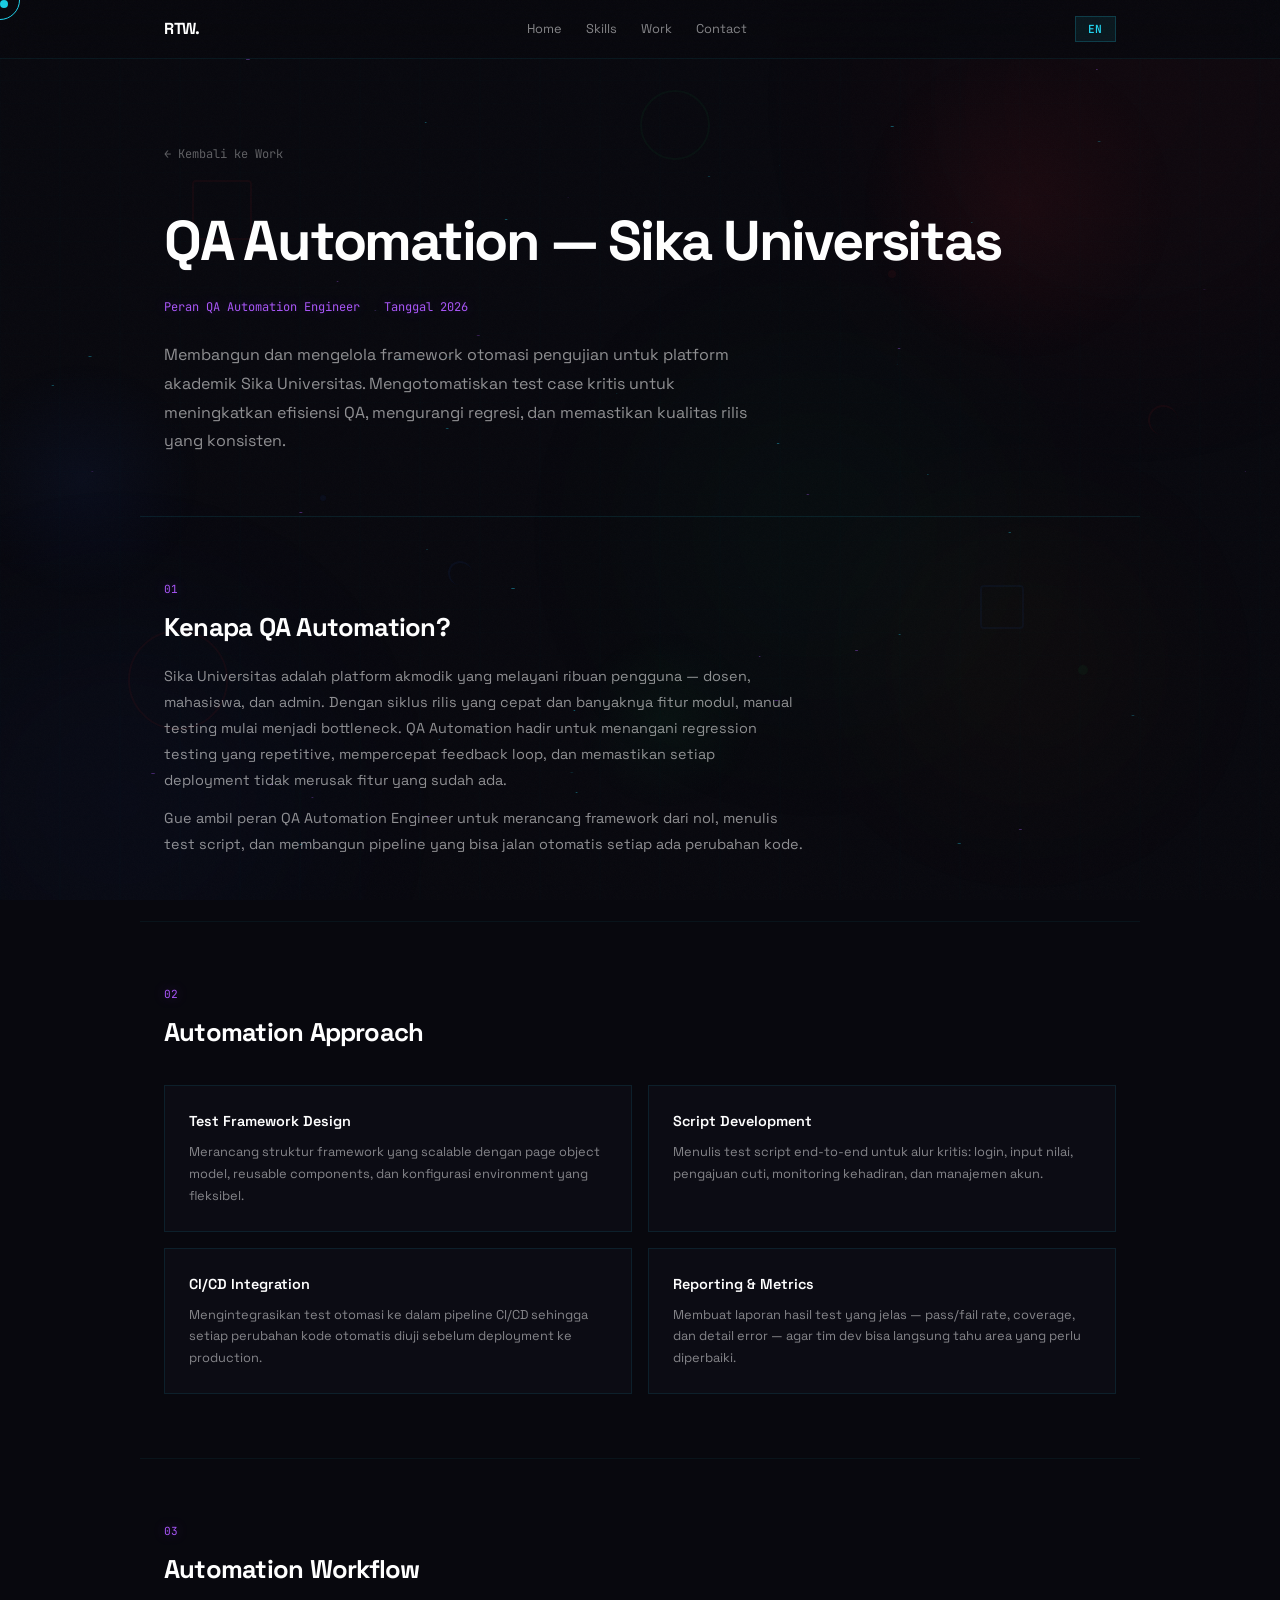
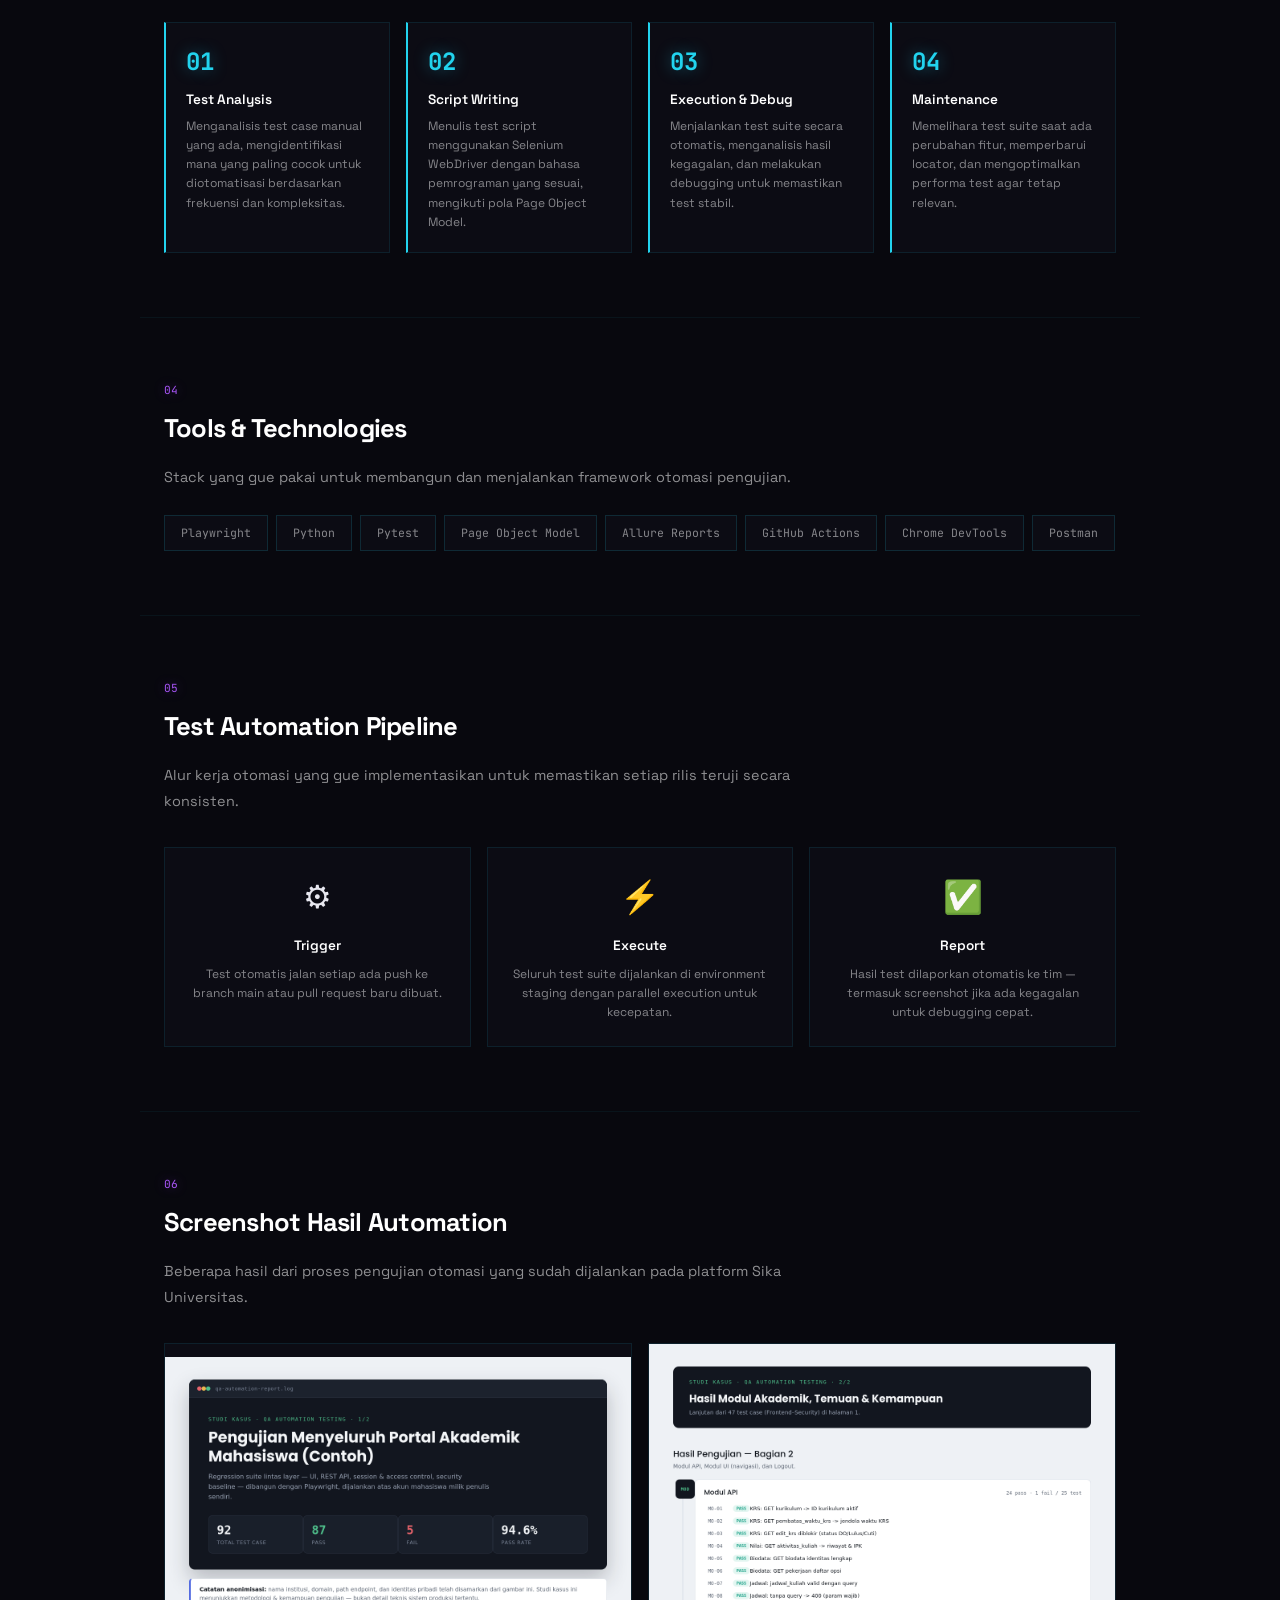
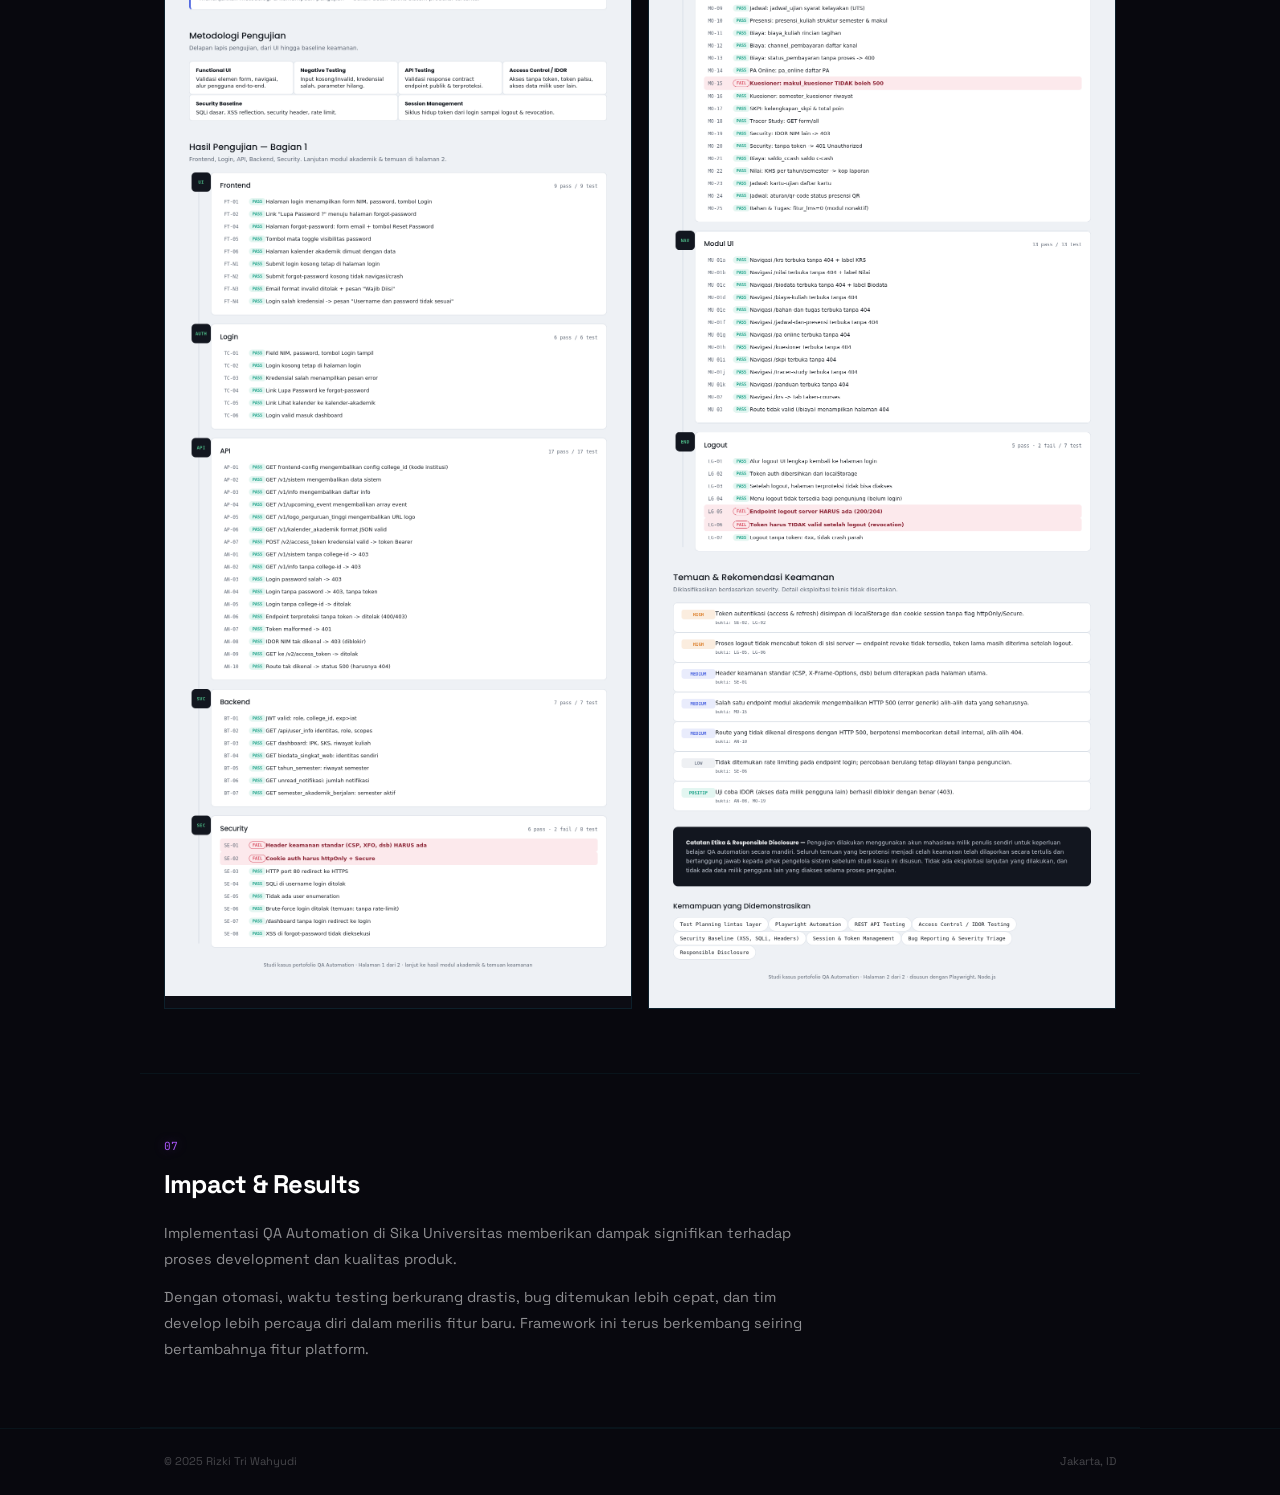
<file: sika.html>
<!DOCTYPE html>
<html lang="id">
<head>
  <meta charset="UTF-8">
  <meta name="viewport" content="width=device-width, initial-scale=1.0">
  <title>QA Automation Sika — RTW Portfolio</title>
  <link rel="preconnect" href="https://fonts.googleapis.com">
  <link rel="preconnect" href="https://fonts.gstatic.com" crossorigin>
  <link href="https://fonts.googleapis.com/css2?family=Space+Grotesk:wght@400;500;600;700&family=JetBrains+Mono:wght@400;500&display=swap" rel="stylesheet">
  <link rel="icon" type="image/svg+xml" href="favicon.svg">
  <link rel="stylesheet" href="style.css">
  <style>
    .gradient-blobs .blob { opacity: 0.04; }
    .bg-shape { opacity: 0.06; }

    .project-hero {
      padding: 140px 24px 60px;
      max-width: 1000px;
      margin: 0 auto;
      border-bottom: 1px solid rgba(34,211,238,0.1);
      position: relative;
      z-index: 2;
    }
    .back-link {
      display: inline-flex;
      align-items: center;
      gap: 6px;
      font-family: var(--mono);
      font-size: 0.75rem;
      color: rgba(255,255,255,0.35);
      margin-bottom: 32px;
      transition: 0.2s;
    }
    .back-link:hover { color: #22d3ee; }
    .project-hero h1 {
      font-size: clamp(2rem, 5vw, 3.5rem);
      font-weight: 700;
      letter-spacing: -0.04em;
      margin-bottom: 12px;
      color: #fff;
    }
    .project-meta {
      display: flex;
      gap: 24px;
      font-family: var(--mono);
      font-size: 0.75rem;
      color: rgba(255,255,255,0.4);
      margin-bottom: 24px;
    }
    .project-meta span { color: #a855f7; text-shadow: 0 0 12px rgba(168,85,247,0.3); }
    .project-hero p {
      font-size: 1rem;
      color: rgba(255,255,255,0.55);
      max-width: 600px;
      line-height: 1.8;
    }

    .project-section {
      padding: 64px 24px;
      max-width: 1000px;
      margin: 0 auto;
      border-bottom: 1px solid rgba(34,211,238,0.06);
      position: relative;
      z-index: 2;
    }
    .section-num {
      font-family: var(--mono);
      font-size: 0.7rem;
      color: #a855f7;
      margin-bottom: 8px;
      display: block;
      text-shadow: 0 0 12px rgba(168,85,247,0.4);
    }
    .project-section h2 {
      font-size: 1.6rem;
      font-weight: 700;
      letter-spacing: -0.03em;
      margin-bottom: 16px;
      color: #fff;
    }
    .project-section p {
      font-size: 0.9rem;
      color: rgba(255,255,255,0.55);
      line-height: 1.8;
      max-width: 640px;
    }

    .approach-grid {
      display: grid;
      grid-template-columns: repeat(2, 1fr);
      gap: 16px;
      margin-top: 32px;
    }
    .approach-card {
      padding: 24px;
      background: rgba(15,15,25,0.6);
      border: 1px solid rgba(34,211,238,0.1);
      transition: 0.3s;
    }
    .approach-card:hover {
      border-color: rgba(34,211,238,0.3);
      transform: translateY(-2px);
      box-shadow: 0 8px 32px rgba(0,0,0,0.3);
    }
    .approach-card h3 {
      font-size: 0.9rem;
      font-weight: 600;
      margin-bottom: 8px;
      color: #fff;
    }
    .approach-card p {
      font-size: 0.8rem;
      color: rgba(255,255,255,0.5);
      line-height: 1.7;
    }

    .qa-steps {
      display: grid;
      grid-template-columns: repeat(4, 1fr);
      gap: 16px;
      margin-top: 32px;
    }
    .qa-step {
      padding: 20px;
      background: rgba(15,15,25,0.6);
      border: 1px solid rgba(34,211,238,0.1);
      border-left: 2px solid #22d3ee;
      transition: 0.3s;
    }
    .qa-step:hover {
      transform: translateY(-2px);
      border-color: rgba(34,211,238,0.25);
    }
    .step-num {
      font-family: var(--mono);
      font-size: 1.5rem;
      font-weight: 700;
      color: #22d3ee;
      margin-bottom: 8px;
      text-shadow: 0 0 16px rgba(34,211,238,0.4);
    }
    .qa-step h3 {
      font-size: 0.85rem;
      font-weight: 600;
      margin-bottom: 6px;
      color: #fff;
    }
    .qa-step p {
      font-size: 0.75rem;
      color: rgba(255,255,255,0.5);
      line-height: 1.6;
    }

    .tool-chips {
      display: flex;
      flex-wrap: wrap;
      gap: 8px;
      margin-top: 24px;
    }
    .tool-chip {
      padding: 8px 16px;
      background: rgba(15,15,25,0.6);
      border: 1px solid rgba(34,211,238,0.15);
      font-family: var(--mono);
      font-size: 0.72rem;
      color: rgba(255,255,255,0.5);
      transition: 0.3s;
    }
    .tool-chip:hover {
      border-color: #22d3ee;
      color: #22d3ee;
    }

    .mockup-grid {
      display: grid;
      grid-template-columns: repeat(2, 1fr);
      gap: 16px;
      margin-top: 32px;
    }
    .mockup-card {
      position: relative;
      overflow: hidden;
      background: rgba(15,15,25,0.6);
      border: 1px solid rgba(34,211,238,0.1);
      min-height: 200px;
      display: flex;
      align-items: center;
      justify-content: center;
      transition: 0.3s;
    }
    .mockup-card:hover {
      border-color: rgba(34,211,238,0.25);
    }
    .mockup-card span.mockup-label {
      padding: 24px;
      font-family: var(--mono);
      font-size: 0.75rem;
      color: rgba(255,255,255,0.35);
    }
    .mockup-card img {
      width: 100%;
      height: auto;
      display: block;
      position: relative;
      max-height: none;
    }

    .process-grid {
      display: grid;
      grid-template-columns: repeat(3, 1fr);
      gap: 16px;
      margin-top: 32px;
    }
    .process-step {
      padding: 24px;
      background: rgba(15,15,25,0.6);
      border: 1px solid rgba(34,211,238,0.1);
      text-align: center;
      transition: 0.3s;
    }
    .process-step:hover {
      border-color: rgba(34,211,238,0.25);
      transform: translateY(-2px);
    }
    .process-icon {
      font-size: 2rem;
      margin-bottom: 12px;
    }
    .process-step h3 {
      font-size: 0.85rem;
      font-weight: 600;
      margin-bottom: 8px;
      color: #fff;
    }
    .process-step p {
      font-size: 0.75rem;
      color: rgba(255,255,255,0.5);
      line-height: 1.6;
    }

    .footer { border-top: 1px solid rgba(34,211,238,0.06); }
    .footer-inner span { color: rgba(255,255,255,0.25); }

    @media (max-width: 768px) {
      .project-hero { padding: 120px 16px 40px; }
      .project-hero h1 { font-size: clamp(1.6rem, 6vw, 2.5rem); }
      .project-hero p { font-size: 0.9rem; }
      .project-meta { flex-direction: column; gap: 8px; }
      .project-section { padding: 40px 16px; }
      .project-section h2 { font-size: 1.3rem; }
      .project-section p { font-size: 0.85rem; }
      .approach-grid { grid-template-columns: 1fr; }
      .qa-steps { grid-template-columns: 1fr 1fr; }
      .process-grid { grid-template-columns: 1fr; }
      .mockup-grid { grid-template-columns: 1fr; }
      .mockup-card { min-height: 100px; }
    }
    @media (max-width: 480px) {
      .project-hero { padding: 100px 12px 32px; }
      .project-hero h1 { font-size: 1.4rem; }
      .project-section { padding: 32px 12px; }
      .project-section h2 { font-size: 1.15rem; }
      .project-section p { font-size: 0.8rem; line-height: 1.7; }
      .qa-steps { grid-template-columns: 1fr; }
      .approach-card { padding: 16px; }
      .approach-card h3 { font-size: 0.8rem; }
      .approach-card p { font-size: 0.72rem; }
      .qa-step { padding: 14px; }
      .qa-step h3 { font-size: 0.78rem; }
      .qa-step p { font-size: 0.7rem; }
      .step-num { font-size: 1.2rem; }
      .back-link { font-size: 0.68rem; }
    }
  </style>
</head>
<body>

  <div class="cursor" id="cursor"></div>
  <div class="cursor-follower" id="follower"></div>

  <canvas id="workBgCanvas" style="position:fixed;inset:0;width:100%;height:100%;z-index:0;pointer-events:none;"></canvas>

  <div class="gradient-blobs">
    <div class="blob blob-1"></div>
    <div class="blob blob-2"></div>
    <div class="blob blob-3"></div>
    <div class="blob blob-4"></div>
  </div>

  <div class="bg-shapes">
    <div class="bg-shape bg-shape--1"></div>
    <div class="bg-shape bg-shape--2"></div>
    <div class="bg-shape bg-shape--3"></div>
    <div class="bg-shape bg-shape--4"></div>
    <div class="bg-shape bg-shape--5"></div>
    <div class="bg-shape bg-shape--6"></div>
    <div class="bg-shape bg-shape--7"></div>
    <div class="bg-shape bg-shape--8"></div>
    <div class="bg-shape bg-shape--9"></div>
    <div class="bg-shape bg-shape--10"></div>
    <div class="bg-shape bg-shape--11"></div>
    <div class="bg-shape bg-shape--12"></div>
  </div>

  <div class="noise-overlay"></div>

  <nav class="nav scrolled">
    <div class="nav-inner">
      <a href="index.html" class="nav-logo">RTW.</a>
      <div class="nav-links">
        <a href="index.html" class="nav-link" data-i18n="nav.home">Home</a>
        <a href="index.html#skills" class="nav-link" data-i18n="nav.skills">Skills</a>
        <a href="index.html#work" class="nav-link" data-i18n="nav.work">Work</a>
        <a href="index.html#contact" class="nav-link" data-i18n="nav.contact">Contact</a>
      </div>
      <div class="nav-right">
        <button class="lang-toggle" id="langToggle" aria-label="Toggle Language">
          <span class="lang-label" id="langLabel">EN</span>
        </button>
      </div>
    </div>
  </nav>

  <section class="project-hero">
    <a href="index.html#work" class="back-link" data-i18n="sub.back">&larr; Kembali ke Work</a>
    <h1>QA Automation — Sika Universitas</h1>
    <div class="project-meta">
      <div><span data-i18n="sika.metaRole">Peran</span> <span>QA Automation Engineer</span></div>
      <div><span data-i18n="sika.metaDate">Tanggal</span> <span data-i18n="sika.metaDateVal">2026</span></div>
    </div>
    <p data-i18n="sika.hero">Membangun dan mengelola framework otomasi pengujian untuk platform akademik Sika Universitas. Mengotomatiskan test case kritis untuk meningkatkan efisiensi QA, mengurangi regresi, dan memastikan kualitas rilis yang konsisten.</p>
  </section>

  <section class="project-section">
    <span class="section-num">01</span>
    <h2 data-i18n="sika.s1">Kenapa QA Automation?</h2>
    <p data-i18n="sika.s1p1">Sika Universitas adalah platform akmodik yang melayani ribuan pengguna — dosen, mahasiswa, dan admin. Dengan siklus rilis yang cepat dan banyaknya fitur modul, manual testing mulai menjadi bottleneck. QA Automation hadir untuk menangani regression testing yang repetitive, mempercepat feedback loop, dan memastikan setiap deployment tidak merusak fitur yang sudah ada.</p>
    <p style="margin-top: 12px;" data-i18n="sika.s1p2">Gue ambil peran QA Automation Engineer untuk merancang framework dari nol, menulis test script, dan membangun pipeline yang bisa jalan otomatis setiap ada perubahan kode.</p>
  </section>

  <section class="project-section">
    <span class="section-num">02</span>
    <h2 data-i18n="sika.s2">Automation Approach</h2>
    <div class="approach-grid">
      <div class="approach-card">
        <h3 data-i18n="sika.s2c1">Test Framework Design</h3>
        <p data-i18n="sika.s2c1p">Merancang struktur framework yang scalable dengan page object model, reusable components, dan konfigurasi environment yang fleksibel.</p>
      </div>
      <div class="approach-card">
        <h3 data-i18n="sika.s2c2">Script Development</h3>
        <p data-i18n="sika.s2c2p">Menulis test script end-to-end untuk alur kritis: login, input nilai, pengajuan cuti, monitoring kehadiran, dan manajemen akun.</p>
      </div>
      <div class="approach-card">
        <h3 data-i18n="sika.s2c3">CI/CD Integration</h3>
        <p data-i18n="sika.s2c3p">Mengintegrasikan test otomasi ke dalam pipeline CI/CD sehingga setiap perubahan kode otomatis diuji sebelum deployment ke production.</p>
      </div>
      <div class="approach-card">
        <h3 data-i18n="sika.s2c4">Reporting & Metrics</h3>
        <p data-i18n="sika.s2c4p">Membuat laporan hasil test yang jelas — pass/fail rate, coverage, dan detail error — agar tim dev bisa langsung tahu area yang perlu diperbaiki.</p>
      </div>
    </div>
  </section>

  <section class="project-section">
    <span class="section-num">03</span>
    <h2 data-i18n="sika.s3">Automation Workflow</h2>
    <div class="qa-steps">
      <div class="qa-step">
        <div class="step-num">01</div>
        <h3 data-i18n="sika.s3s1">Test Analysis</h3>
        <p data-i18n="sika.s3s1p">Menganalisis test case manual yang ada, mengidentifikasi mana yang paling cocok untuk diotomatisasi berdasarkan frekuensi dan kompleksitas.</p>
      </div>
      <div class="qa-step">
        <div class="step-num">02</div>
        <h3 data-i18n="sika.s3s2">Script Writing</h3>
        <p data-i18n="sika.s3s2p">Menulis test script menggunakan Selenium WebDriver dengan bahasa pemrograman yang sesuai, mengikuti pola Page Object Model.</p>
      </div>
      <div class="qa-step">
        <div class="step-num">03</div>
        <h3 data-i18n="sika.s3s3">Execution & Debug</h3>
        <p data-i18n="sika.s3s3p">Menjalankan test suite secara otomatis, menganalisis hasil kegagalan, dan melakukan debugging untuk memastikan test stabil.</p>
      </div>
      <div class="qa-step">
        <div class="step-num">04</div>
        <h3 data-i18n="sika.s3s4">Maintenance</h3>
        <p data-i18n="sika.s3s4p">Memelihara test suite saat ada perubahan fitur, memperbarui locator, dan mengoptimalkan performa test agar tetap relevan.</p>
      </div>
    </div>
  </section>

  <section class="project-section">
    <span class="section-num">04</span>
    <h2 data-i18n="sika.s4">Tools & Technologies</h2>
    <p data-i18n="sika.s4p">Stack yang gue pakai untuk membangun dan menjalankan framework otomasi pengujian.</p>
    <div class="tool-chips">
      <span class="tool-chip">Playwright</span>
      <span class="tool-chip">Python</span>
      <span class="tool-chip">Pytest</span>
      <span class="tool-chip">Page Object Model</span>
      <span class="tool-chip">Allure Reports</span>
      <span class="tool-chip">GitHub Actions</span>
      <span class="tool-chip">Chrome DevTools</span>
      <span class="tool-chip">Postman</span>
    </div>
  </section>

  <section class="project-section">
    <span class="section-num">05</span>
    <h2 data-i18n="sika.s5">Test Automation Pipeline</h2>
    <p data-i18n="sika.s5p">Alur kerja otomasi yang gue implementasikan untuk memastikan setiap rilis teruji secara konsisten.</p>
    <div class="process-grid">
      <div class="process-step">
        <div class="process-icon">&#9881;</div>
        <h3 data-i18n="sika.s5c1">Trigger</h3>
        <p data-i18n="sika.s5c1p">Test otomatis jalan setiap ada push ke branch main atau pull request baru dibuat.</p>
      </div>
      <div class="process-step">
        <div class="process-icon">&#9889;</div>
        <h3 data-i18n="sika.s5c2">Execute</h3>
        <p data-i18n="sika.s5c2p">Seluruh test suite dijalankan di environment staging dengan parallel execution untuk kecepatan.</p>
      </div>
      <div class="process-step">
        <div class="process-icon">&#9989;</div>
        <h3 data-i18n="sika.s5c3">Report</h3>
        <p data-i18n="sika.s5c3p">Hasil test dilaporkan otomatis ke tim — termasuk screenshot jika ada kegagalan untuk debugging cepat.</p>
      </div>
    </div>
  </section>

  <section class="project-section">
    <span class="section-num">06</span>
    <h2 data-i18n="sika.s6">Screenshot Hasil Automation</h2>
    <p data-i18n="sika.s6p">Beberapa hasil dari proses pengujian otomasi yang sudah dijalankan pada platform Sika Universitas.</p>
    <div class="mockup-grid">
      <div class="mockup-card">
        <span class="mockup-label">Test Result Overview</span>
        <img src="image/QA-sika-1-of-2.png" alt="Test Result Overview" style="display:none" onload="this.style.display='block'; this.previousElementSibling.style.display='none';" onerror="this.remove();">
      </div>
      <div class="mockup-card">
        <span class="mockup-label">Automation Report</span>
        <img src="image/QA-sika-2-of-2.png" alt="Automation Report" style="display:none" onload="this.style.display='block'; this.previousElementSibling.style.display='none';" onerror="this.remove();">
      </div>
    </div>
  </section>

  <section class="project-section">
    <span class="section-num">07</span>
    <h2 data-i18n="sika.s7">Impact & Results</h2>
    <p data-i18n="sika.s7p1">Implementasi QA Automation di Sika Universitas memberikan dampak signifikan terhadap proses development dan kualitas produk.</p>
    <p style="margin-top: 12px;" data-i18n="sika.s7p2">Dengan otomasi, waktu testing berkurang drastis, bug ditemukan lebih cepat, dan tim develop lebih percaya diri dalam merilis fitur baru. Framework ini terus berkembang seiring bertambahnya fitur platform.</p>
  </section>

  <footer class="footer">
    <div class="container">
      <div class="footer-inner">
        <span>&copy; 2025 Rizki Tri Wahyudi</span>
        <span>Jakarta, ID</span>
      </div>
    </div>
  </footer>

  <script src="script.js?v=101"></script>
</body>
</html>
</file>
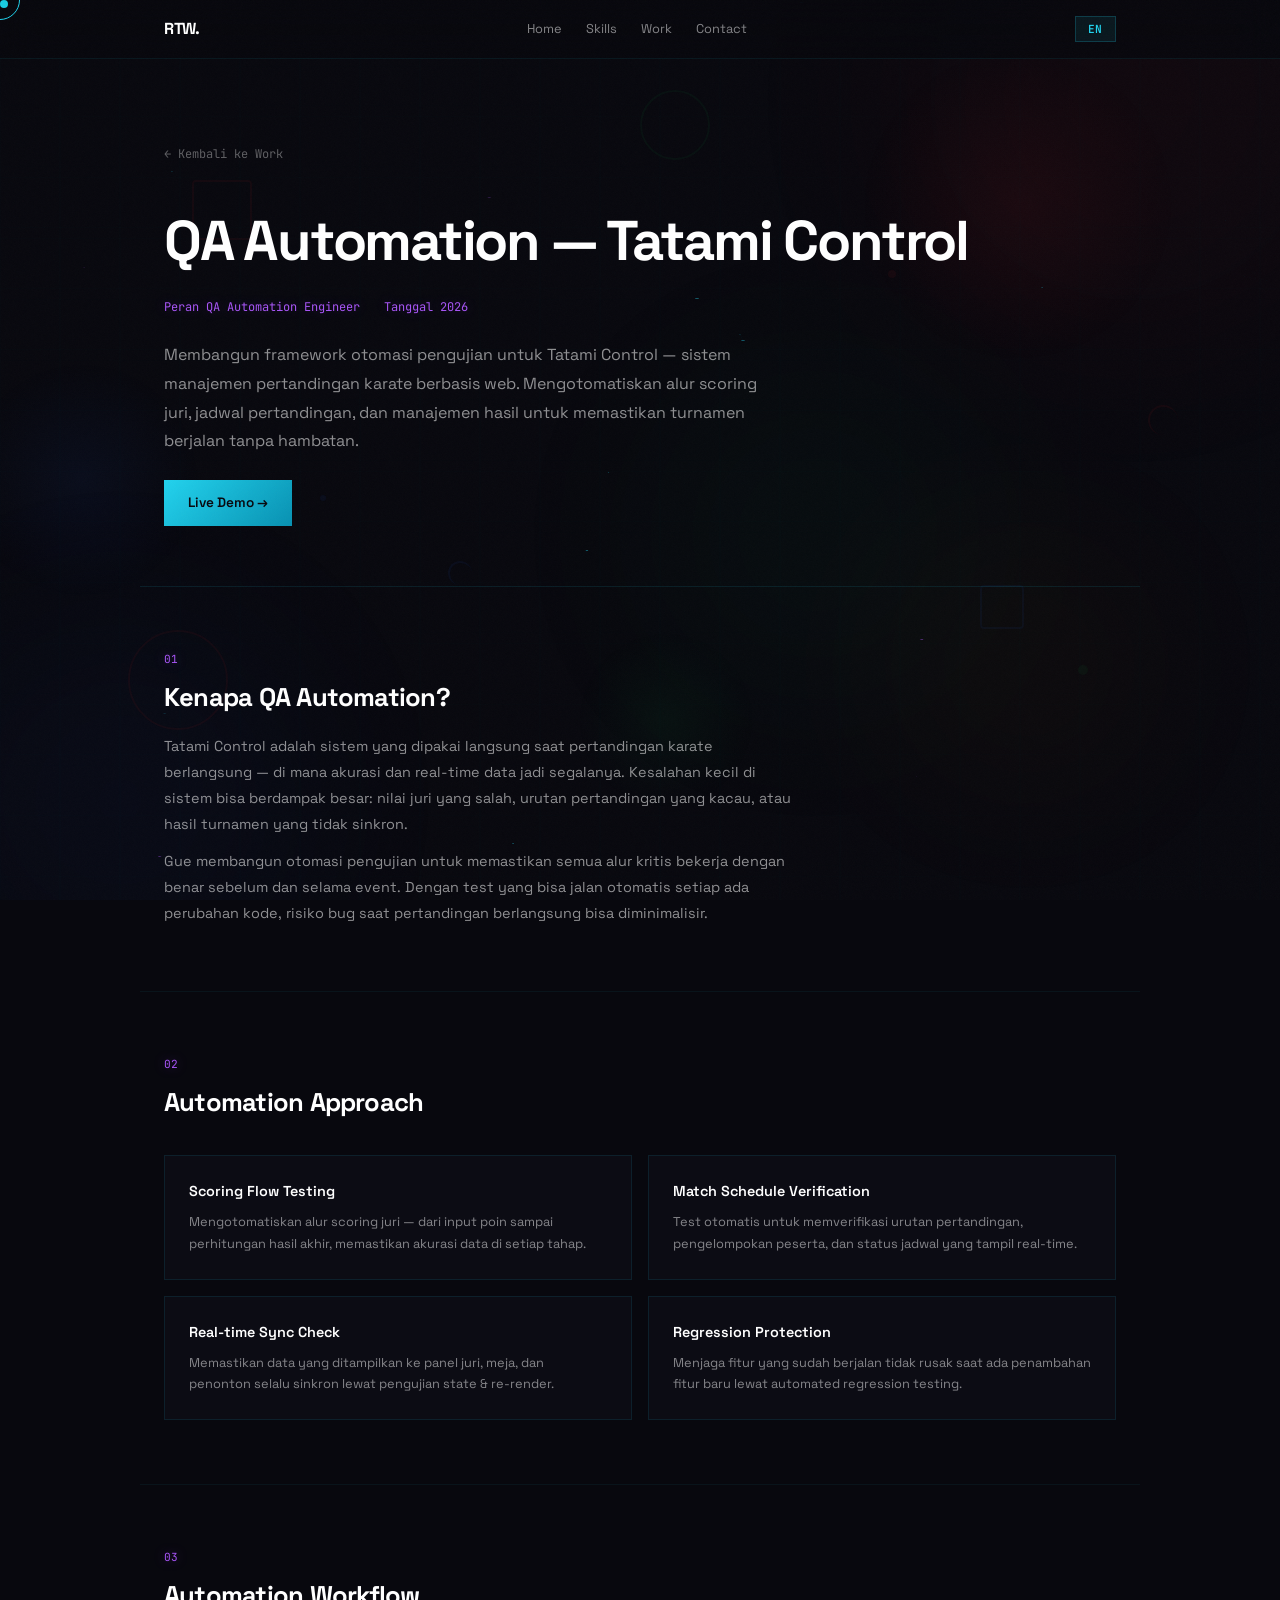
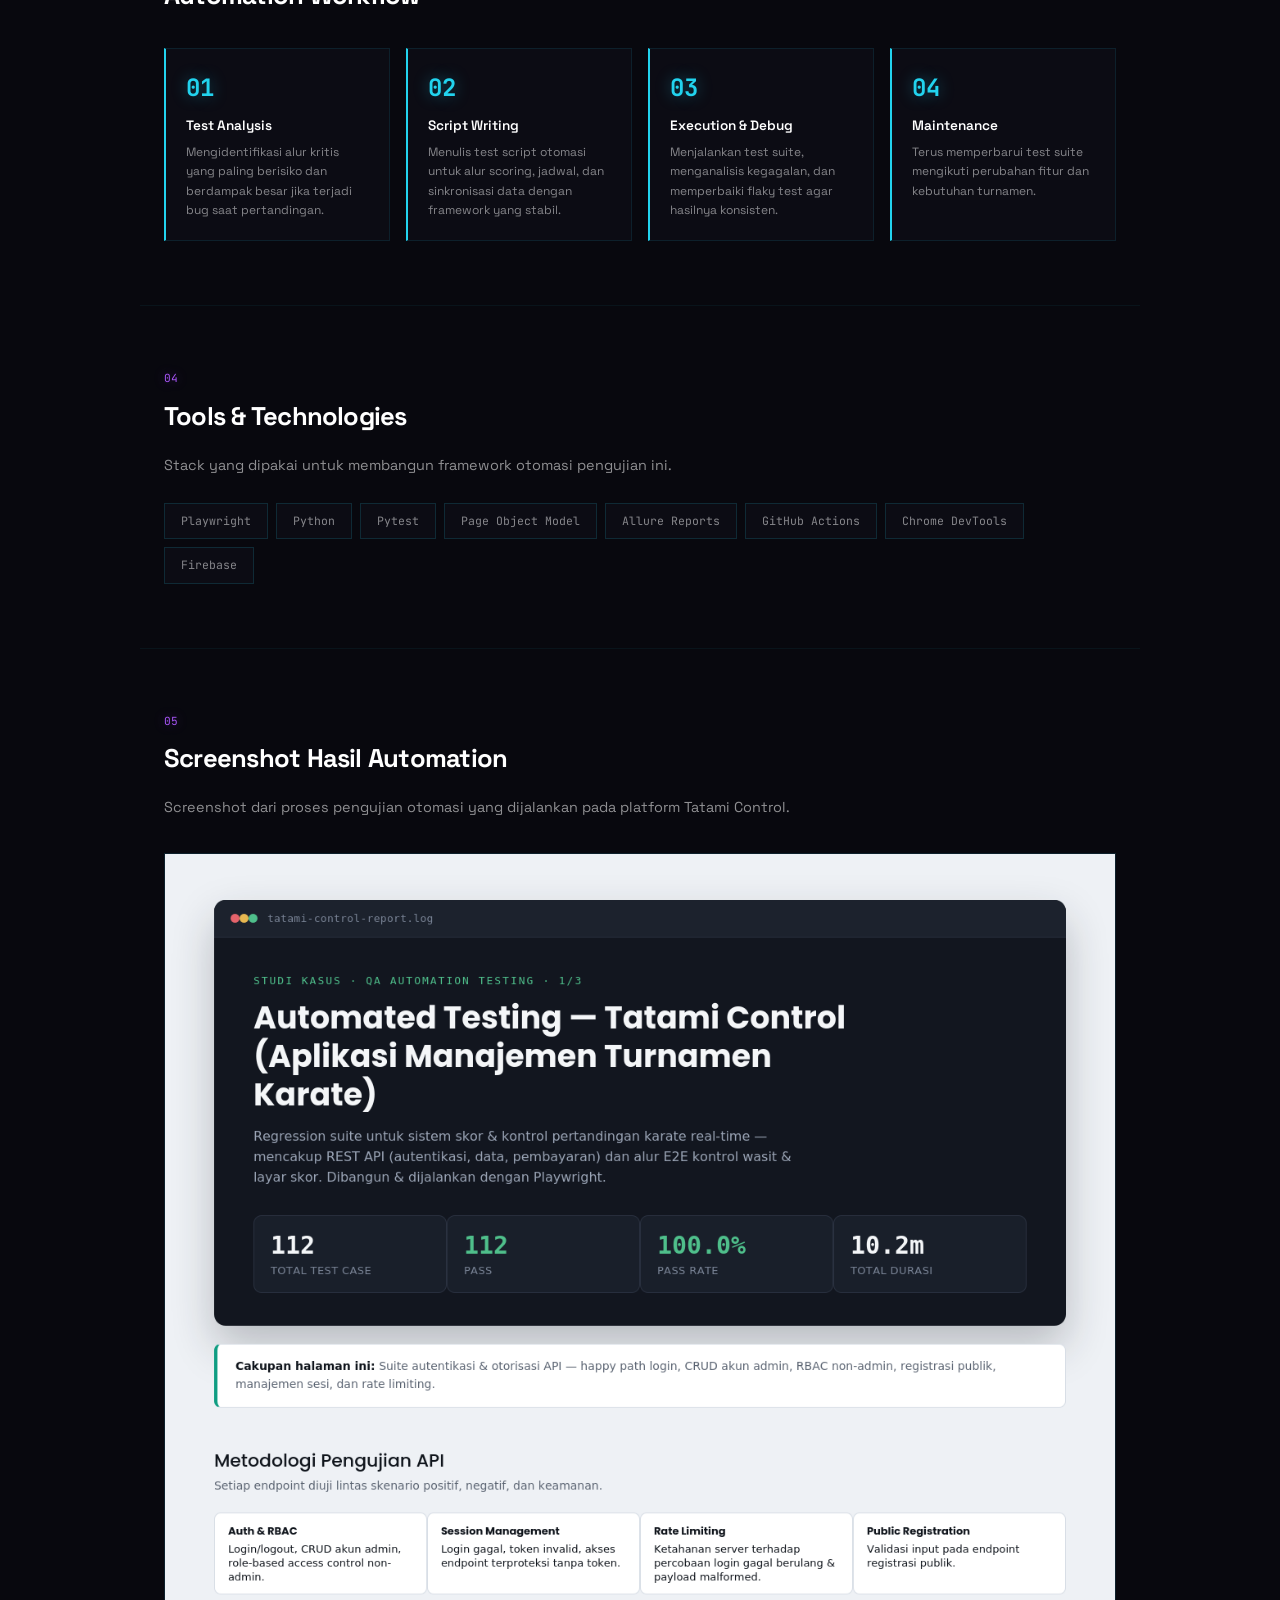
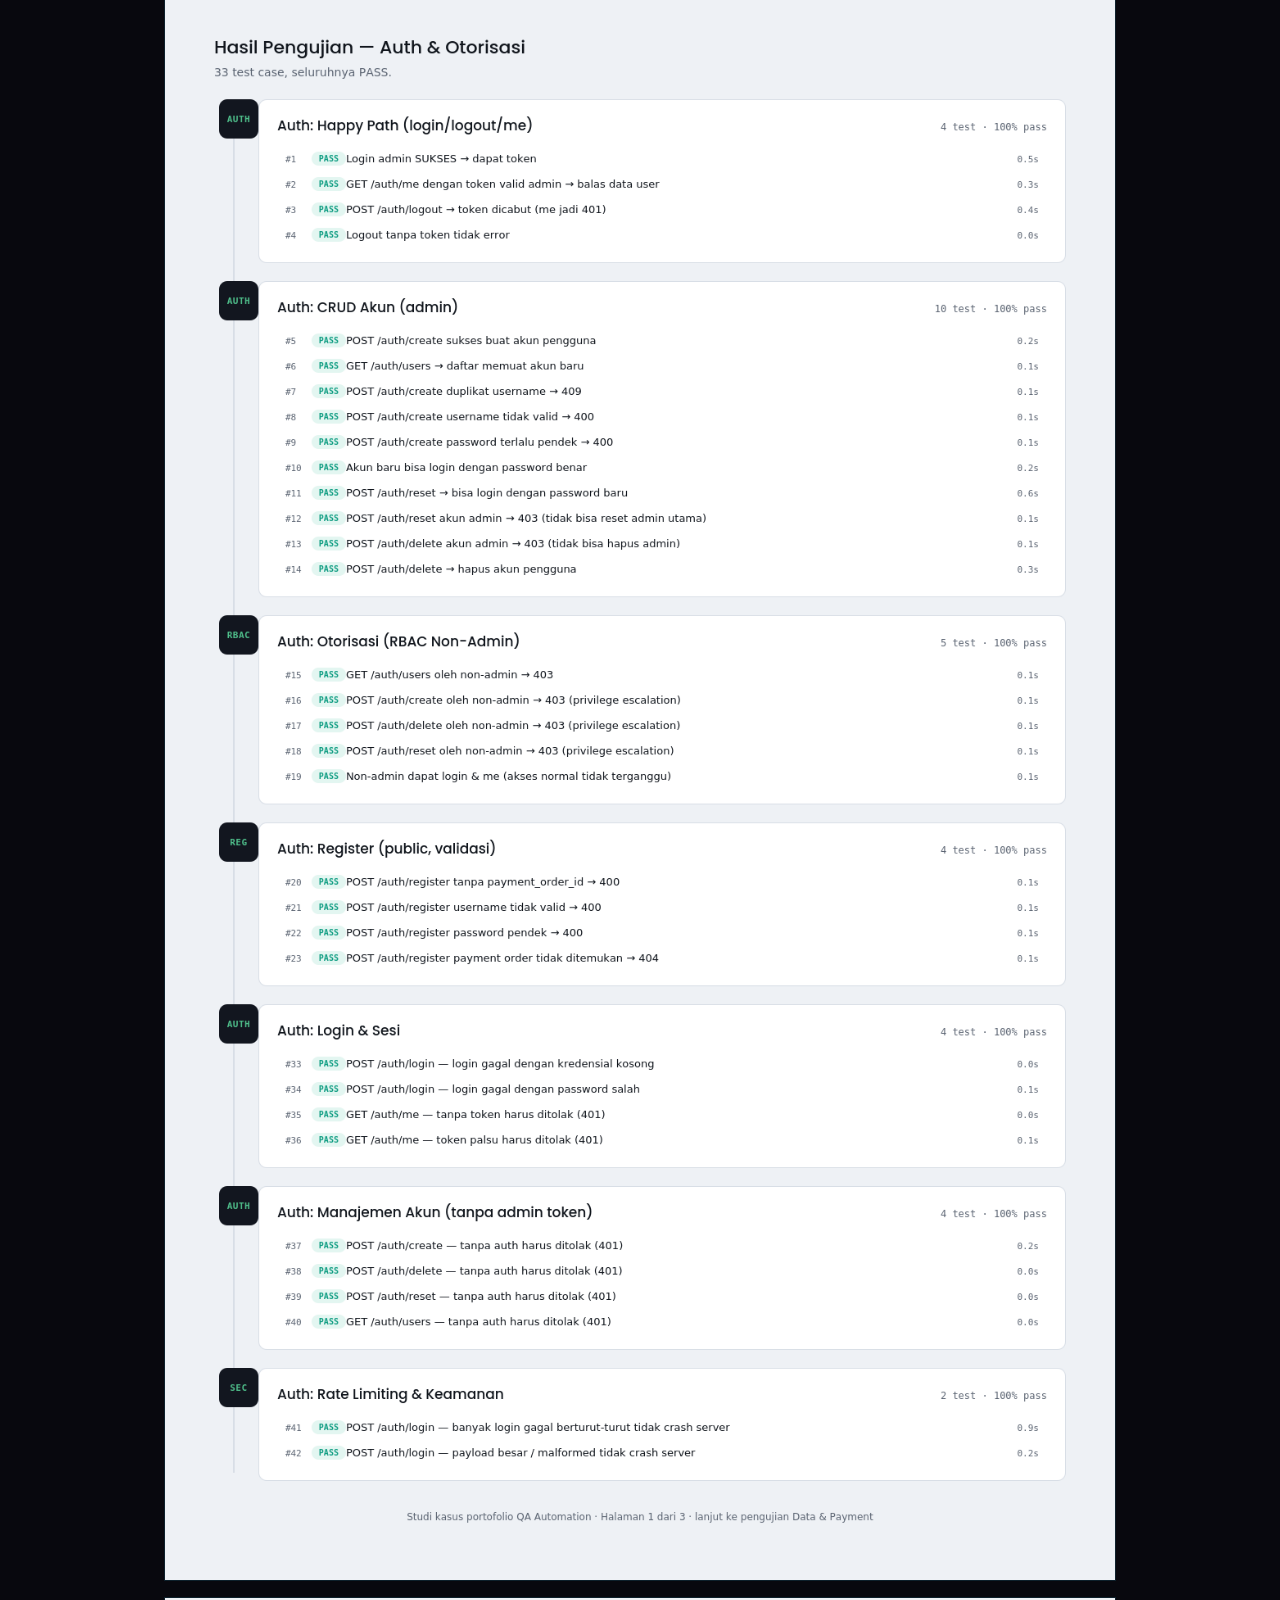
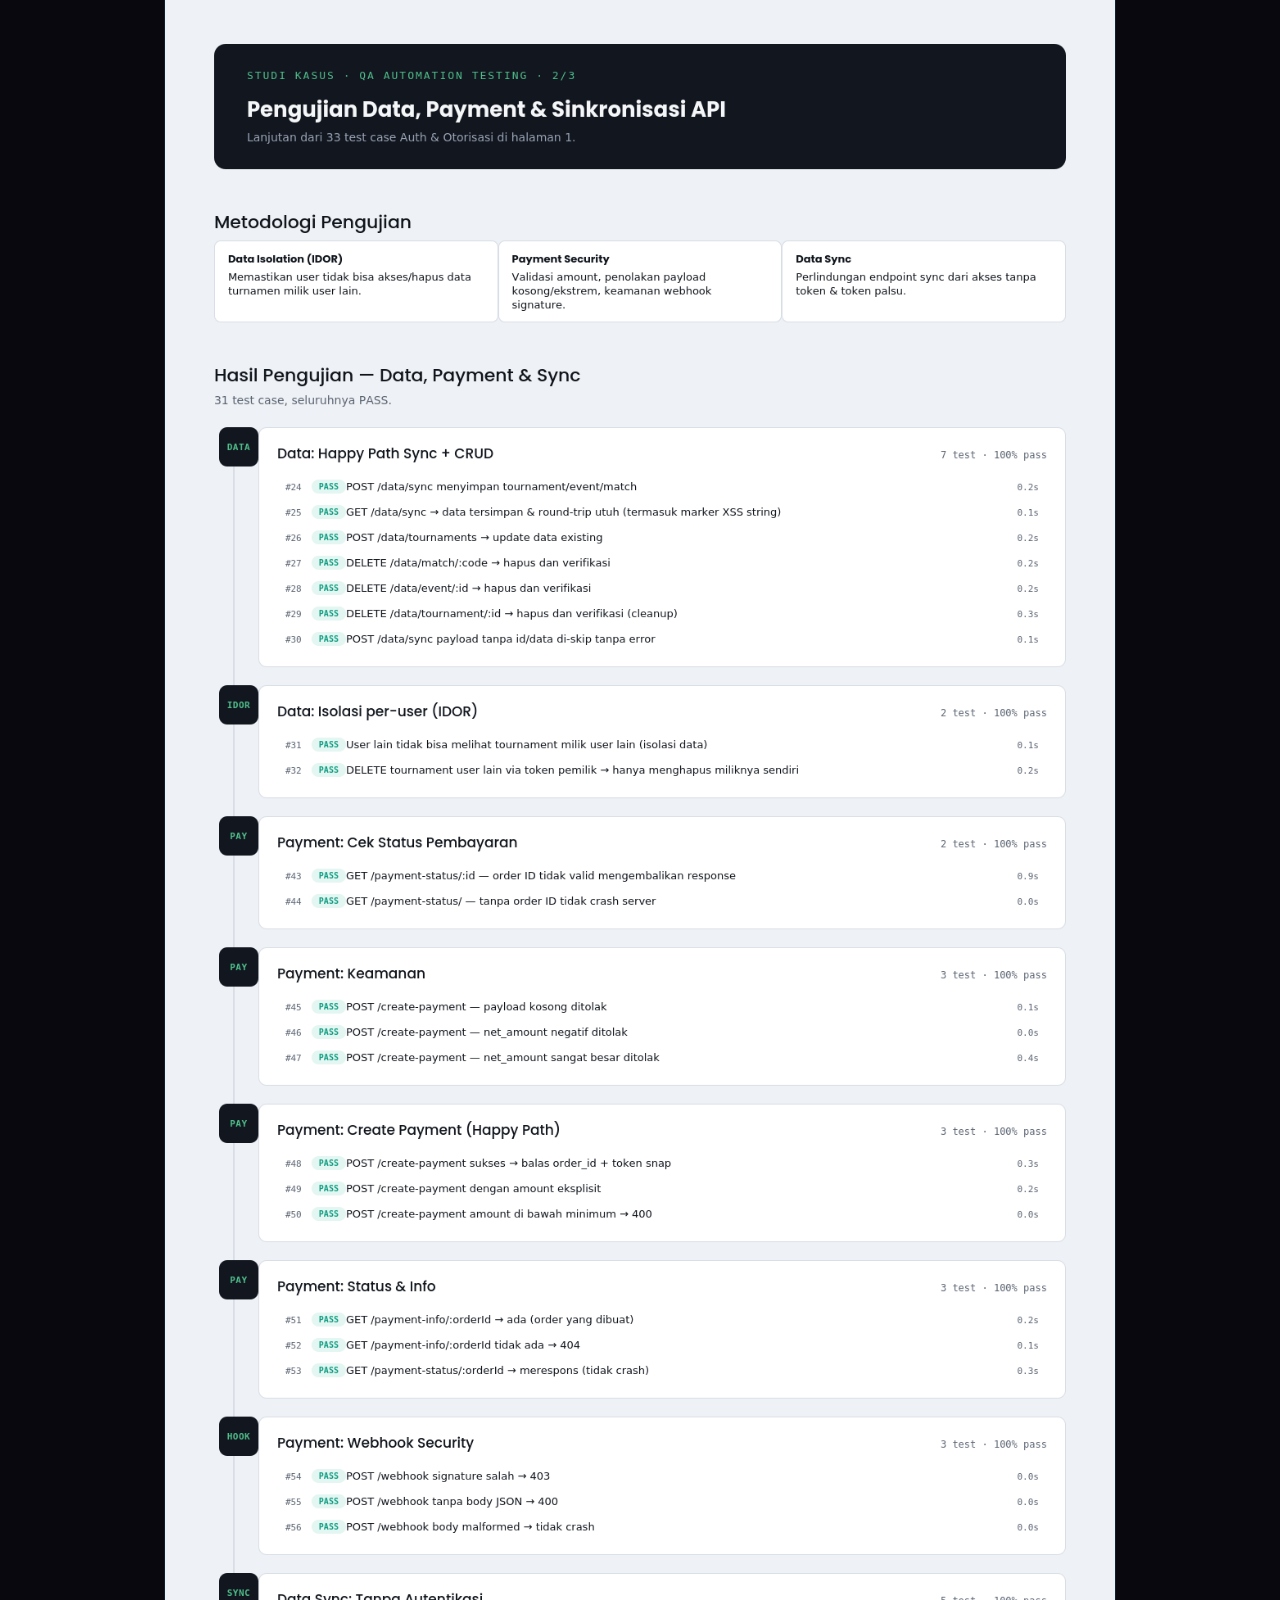
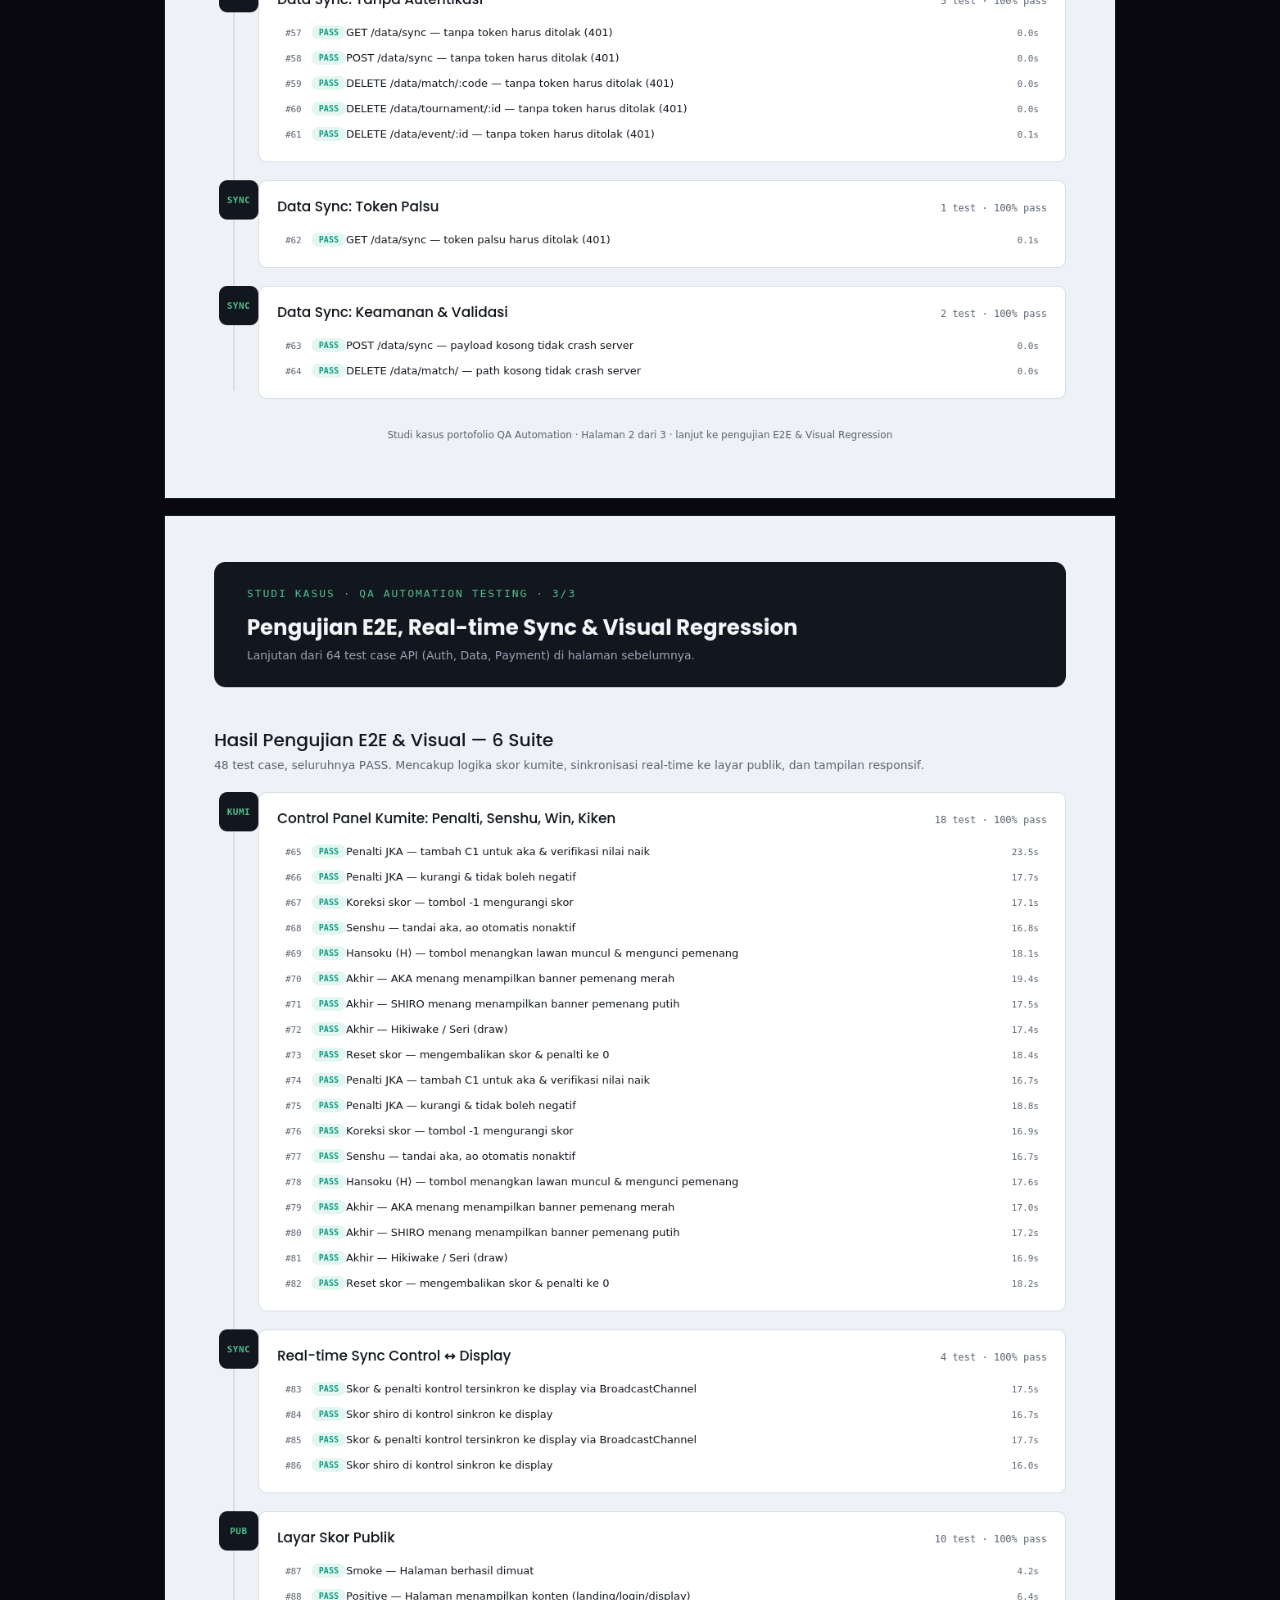
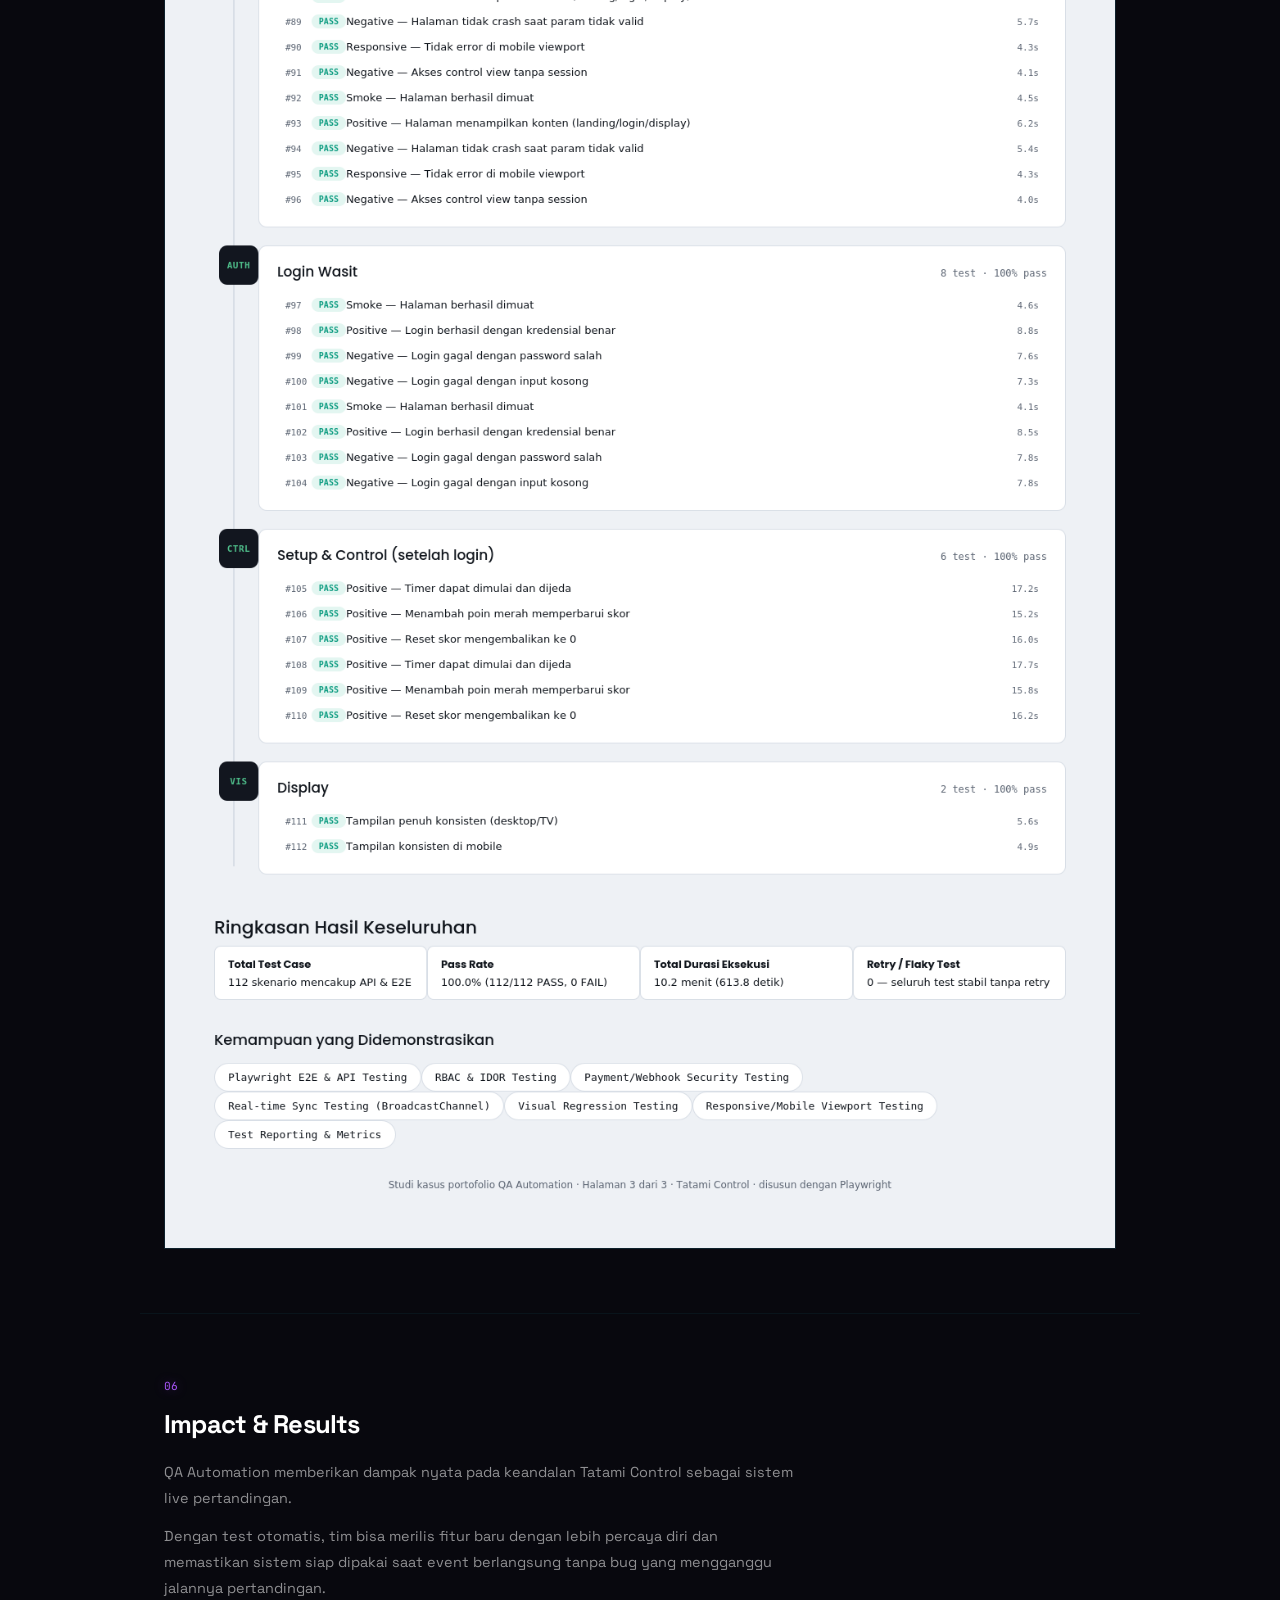
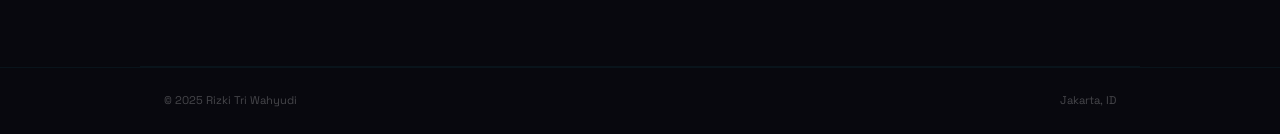
<file: tatami-qa.html>
<!DOCTYPE html>
<html lang="id">
<head>
  <meta charset="UTF-8">
  <meta name="viewport" content="width=device-width, initial-scale=1.0">
  <title>QA Automation Tatami Control — RTW Portfolio</title>
  <link rel="preconnect" href="https://fonts.googleapis.com">
  <link rel="preconnect" href="https://fonts.gstatic.com" crossorigin>
  <link href="https://fonts.googleapis.com/css2?family=Space+Grotesk:wght@400;500;600;700&family=JetBrains+Mono:wght@400;500&display=swap" rel="stylesheet">
  <link rel="icon" type="image/svg+xml" href="favicon.svg">
  <link rel="stylesheet" href="style.css">
  <style>
    .gradient-blobs .blob { opacity: 0.04; }
    .bg-shape { opacity: 0.06; }

    .project-hero {
      padding: 140px 24px 60px;
      max-width: 1000px;
      margin: 0 auto;
      border-bottom: 1px solid rgba(34,211,238,0.1);
      position: relative;
      z-index: 2;
    }
    .back-link {
      display: inline-flex;
      align-items: center;
      gap: 6px;
      font-family: var(--mono);
      font-size: 0.75rem;
      color: rgba(255,255,255,0.35);
      margin-bottom: 32px;
      transition: 0.2s;
    }
    .back-link:hover { color: #22d3ee; }
    .project-hero h1 {
      font-size: clamp(2rem, 5vw, 3.5rem);
      font-weight: 700;
      letter-spacing: -0.04em;
      margin-bottom: 12px;
      color: #fff;
    }
    .project-meta {
      display: flex;
      gap: 24px;
      font-family: var(--mono);
      font-size: 0.75rem;
      color: rgba(255,255,255,0.4);
      margin-bottom: 24px;
    }
    .project-meta span { color: #a855f7; text-shadow: 0 0 12px rgba(168,85,247,0.3); }
    .project-hero p {
      font-size: 1rem;
      color: rgba(255,255,255,0.55);
      max-width: 600px;
      line-height: 1.8;
    }
    .project-hero .live-link {
      display: inline-flex;
      align-items: center;
      gap: 8px;
      margin-top: 24px;
      padding: 12px 24px;
      background: linear-gradient(135deg, var(--cyan), #0891b2);
      color: #08080e;
      font-size: 0.85rem;
      font-weight: 600;
      transition: 0.3s;
    }
    .project-hero .live-link:hover {
      transform: translateY(-2px);
      box-shadow: 0 8px 24px rgba(34,211,238,0.25);
    }

    .project-section {
      padding: 64px 24px;
      max-width: 1000px;
      margin: 0 auto;
      border-bottom: 1px solid rgba(34,211,238,0.06);
      position: relative;
      z-index: 2;
    }
    .section-num {
      font-family: var(--mono);
      font-size: 0.7rem;
      color: #a855f7;
      margin-bottom: 8px;
      display: block;
      text-shadow: 0 0 12px rgba(168,85,247,0.4);
    }
    .project-section h2 {
      font-size: 1.6rem;
      font-weight: 700;
      letter-spacing: -0.03em;
      margin-bottom: 16px;
      color: #fff;
    }
    .project-section p {
      font-size: 0.9rem;
      color: rgba(255,255,255,0.55);
      line-height: 1.8;
      max-width: 640px;
    }

    .approach-grid {
      display: grid;
      grid-template-columns: repeat(2, 1fr);
      gap: 16px;
      margin-top: 32px;
    }
    .approach-card {
      padding: 24px;
      background: rgba(15,15,25,0.6);
      border: 1px solid rgba(34,211,238,0.1);
      transition: 0.3s;
    }
    .approach-card:hover {
      border-color: rgba(34,211,238,0.3);
      transform: translateY(-2px);
      box-shadow: 0 8px 32px rgba(0,0,0,0.3);
    }
    .approach-card h3 {
      font-size: 0.9rem;
      font-weight: 600;
      margin-bottom: 8px;
      color: #fff;
    }
    .approach-card p {
      font-size: 0.8rem;
      color: rgba(255,255,255,0.5);
      line-height: 1.7;
    }

    .qa-steps {
      display: grid;
      grid-template-columns: repeat(4, 1fr);
      gap: 16px;
      margin-top: 32px;
    }
    .qa-step {
      padding: 20px;
      background: rgba(15,15,25,0.6);
      border: 1px solid rgba(34,211,238,0.1);
      border-left: 2px solid #22d3ee;
      transition: 0.3s;
    }
    .qa-step:hover {
      transform: translateY(-2px);
      border-color: rgba(34,211,238,0.25);
    }
    .step-num {
      font-family: var(--mono);
      font-size: 1.5rem;
      font-weight: 700;
      color: #22d3ee;
      margin-bottom: 8px;
      text-shadow: 0 0 16px rgba(34,211,238,0.4);
    }
    .qa-step h3 {
      font-size: 0.85rem;
      font-weight: 600;
      margin-bottom: 6px;
      color: #fff;
    }
    .qa-step p {
      font-size: 0.75rem;
      color: rgba(255,255,255,0.5);
      line-height: 1.6;
    }

    .tool-chips {
      display: flex;
      flex-wrap: wrap;
      gap: 8px;
      margin-top: 24px;
    }
    .tool-chip {
      padding: 8px 16px;
      background: rgba(15,15,25,0.6);
      border: 1px solid rgba(34,211,238,0.15);
      font-family: var(--mono);
      font-size: 0.72rem;
      color: rgba(255,255,255,0.5);
      transition: 0.3s;
    }
    .tool-chip:hover {
      border-color: #22d3ee;
      color: #22d3ee;
    }

    /* Original-size images - full width, aspect preserved */
    .mockup-grid {
      display: grid;
      grid-template-columns: 1fr;
      gap: 16px;
      margin-top: 32px;
    }
    .mockup-card {
      position: relative;
      overflow: hidden;
      background: rgba(15,15,25,0.6);
      border: 1px solid rgba(34,211,238,0.1);
      display: flex;
      align-items: center;
      justify-content: center;
      transition: 0.3s;
    }
    .mockup-card:hover {
      border-color: rgba(34,211,238,0.25);
    }
    .mockup-card span.mockup-label {
      padding: 24px;
      font-family: var(--mono);
      font-size: 0.75rem;
      color: rgba(255,255,255,0.35);
    }
    .mockup-card img {
      width: 100%;
      height: auto;
      display: block;
    }

    .process-grid {
      display: grid;
      grid-template-columns: repeat(3, 1fr);
      gap: 16px;
      margin-top: 32px;
    }
    .process-step {
      padding: 24px;
      background: rgba(15,15,25,0.6);
      border: 1px solid rgba(34,211,238,0.1);
      text-align: center;
      transition: 0.3s;
    }
    .process-step:hover {
      border-color: rgba(34,211,238,0.25);
      transform: translateY(-2px);
    }
    .process-icon {
      font-size: 2rem;
      margin-bottom: 12px;
    }
    .process-step h3 {
      font-size: 0.85rem;
      font-weight: 600;
      margin-bottom: 8px;
      color: #fff;
    }
    .process-step p {
      font-size: 0.75rem;
      color: rgba(255,255,255,0.5);
      line-height: 1.6;
    }

    .footer { border-top: 1px solid rgba(34,211,238,0.06); }
    .footer-inner span { color: rgba(255,255,255,0.25); }

    @media (max-width: 768px) {
      .project-hero { padding: 120px 16px 40px; }
      .project-hero h1 { font-size: clamp(1.6rem, 6vw, 2.5rem); }
      .project-hero p { font-size: 0.9rem; }
      .project-meta { flex-direction: column; gap: 8px; }
      .project-section { padding: 40px 16px; }
      .project-section h2 { font-size: 1.3rem; }
      .project-section p { font-size: 0.85rem; }
      .approach-grid { grid-template-columns: 1fr; }
      .qa-steps { grid-template-columns: 1fr 1fr; }
      .process-grid { grid-template-columns: 1fr; }
      .mockup-card { min-height: 100px; }
    }
    @media (max-width: 480px) {
      .project-hero { padding: 100px 12px 32px; }
      .project-hero h1 { font-size: 1.4rem; }
      .project-section { padding: 32px 12px; }
      .project-section h2 { font-size: 1.15rem; }
      .project-section p { font-size: 0.8rem; line-height: 1.7; }
      .qa-steps { grid-template-columns: 1fr; }
      .approach-card { padding: 16px; }
      .approach-card h3 { font-size: 0.8rem; }
      .approach-card p { font-size: 0.72rem; }
      .qa-step { padding: 14px; }
      .qa-step h3 { font-size: 0.78rem; }
      .qa-step p { font-size: 0.7rem; }
      .step-num { font-size: 1.2rem; }
      .back-link { font-size: 0.68rem; }
    }
  </style>
</head>
<body>

  <div class="cursor" id="cursor"></div>
  <div class="cursor-follower" id="follower"></div>

  <canvas id="workBgCanvas" style="position:fixed;inset:0;width:100%;height:100%;z-index:0;pointer-events:none;"></canvas>

  <div class="gradient-blobs">
    <div class="blob blob-1"></div>
    <div class="blob blob-2"></div>
    <div class="blob blob-3"></div>
    <div class="blob blob-4"></div>
  </div>

  <div class="bg-shapes">
    <div class="bg-shape bg-shape--1"></div>
    <div class="bg-shape bg-shape--2"></div>
    <div class="bg-shape bg-shape--3"></div>
    <div class="bg-shape bg-shape--4"></div>
    <div class="bg-shape bg-shape--5"></div>
    <div class="bg-shape bg-shape--6"></div>
    <div class="bg-shape bg-shape--7"></div>
    <div class="bg-shape bg-shape--8"></div>
    <div class="bg-shape bg-shape--9"></div>
    <div class="bg-shape bg-shape--10"></div>
    <div class="bg-shape bg-shape--11"></div>
    <div class="bg-shape bg-shape--12"></div>
  </div>

  <div class="noise-overlay"></div>

  <nav class="nav scrolled">
    <div class="nav-inner">
      <a href="index.html" class="nav-logo">RTW.</a>
      <div class="nav-links">
        <a href="index.html" class="nav-link" data-i18n="nav.home">Home</a>
        <a href="index.html#skills" class="nav-link" data-i18n="nav.skills">Skills</a>
        <a href="index.html#work" class="nav-link" data-i18n="nav.work">Work</a>
        <a href="index.html#contact" class="nav-link" data-i18n="nav.contact">Contact</a>
      </div>
      <div class="nav-right">
        <button class="lang-toggle" id="langToggle" aria-label="Toggle Language">
          <span class="lang-label" id="langLabel">EN</span>
        </button>
      </div>
    </div>
  </nav>

  <section class="project-hero">
    <a href="index.html#work" class="back-link" data-i18n="sub.back">&larr; Kembali ke Work</a>
    <h1>QA Automation — Tatami Control</h1>
    <div class="project-meta">
      <div><span data-i18n="tatamiqa.metaRole">Peran</span> <span>QA Automation Engineer</span></div>
      <div><span data-i18n="tatamiqa.metaDate">Tanggal</span> <span data-i18n="tatamiqa.metaDateVal">2026</span></div>
    </div>
    <p data-i18n="tatamiqa.hero">Membangun framework otomasi pengujian untuk Tatami Control — sistem manajemen pertandingan karate berbasis web. Mengotomatiskan alur scoring juri, jadwal pertandingan, dan manajemen hasil untuk memastikan turnamen berjalan tanpa hambatan.</p>
    <a href="https://ypok-pertandingan-b46cb.web.app/" target="_blank" class="live-link">Live Demo &rarr;</a>
  </section>

  <section class="project-section">
    <span class="section-num">01</span>
    <h2 data-i18n="tatamiqa.s1">Kenapa QA Automation?</h2>
    <p data-i18n="tatamiqa.s1p1">Tatami Control adalah sistem yang dipakai langsung saat pertandingan karate berlangsung — di mana akurasi dan real-time data jadi segalanya. Kesalahan kecil di sistem bisa berdampak besar: nilai juri yang salah, urutan pertandingan yang kacau, atau hasil turnamen yang tidak sinkron.</p>
    <p style="margin-top: 12px;" data-i18n="tatamiqa.s1p2">Gue membangun otomasi pengujian untuk memastikan semua alur kritis bekerja dengan benar sebelum dan selama event. Dengan test yang bisa jalan otomatis setiap ada perubahan kode, risiko bug saat pertandingan berlangsung bisa diminimalisir.</p>
  </section>

  <section class="project-section">
    <span class="section-num">02</span>
    <h2 data-i18n="tatamiqa.s2">Automation Approach</h2>
    <div class="approach-grid">
      <div class="approach-card">
        <h3 data-i18n="tatamiqa.s2c1">Scoring Flow Testing</h3>
        <p data-i18n="tatamiqa.s2c1p">Mengotomatiskan alur scoring juri — dari input poin sampai perhitungan hasil akhir, memastikan akurasi data di setiap tahap.</p>
      </div>
      <div class="approach-card">
        <h3 data-i18n="tatamiqa.s2c2">Match Schedule Verification</h3>
        <p data-i18n="tatamiqa.s2c2p">Test otomatis untuk memverifikasi urutan pertandingan, pengelompokan peserta, dan status jadwal yang tampil real-time.</p>
      </div>
      <div class="approach-card">
        <h3 data-i18n="tatamiqa.s2c3">Real-time Sync Check</h3>
        <p data-i18n="tatamiqa.s2c3p">Memastikan data yang ditampilkan ke panel juri, meja, dan penonton selalu sinkron lewat pengujian state & re-render.</p>
      </div>
      <div class="approach-card">
        <h3 data-i18n="tatamiqa.s2c4">Regression Protection</h3>
        <p data-i18n="tatamiqa.s2c4p">Menjaga fitur yang sudah berjalan tidak rusak saat ada penambahan fitur baru lewat automated regression testing.</p>
      </div>
    </div>
  </section>

  <section class="project-section">
    <span class="section-num">03</span>
    <h2 data-i18n="tatamiqa.s3">Automation Workflow</h2>
    <div class="qa-steps">
      <div class="qa-step">
        <div class="step-num">01</div>
        <h3 data-i18n="tatamiqa.s3s1">Test Analysis</h3>
        <p data-i18n="tatamiqa.s3s1p">Mengidentifikasi alur kritis yang paling berisiko dan berdampak besar jika terjadi bug saat pertandingan.</p>
      </div>
      <div class="qa-step">
        <div class="step-num">02</div>
        <h3 data-i18n="tatamiqa.s3s2">Script Writing</h3>
        <p data-i18n="tatamiqa.s3s2p">Menulis test script otomasi untuk alur scoring, jadwal, dan sinkronisasi data dengan framework yang stabil.</p>
      </div>
      <div class="qa-step">
        <div class="step-num">03</div>
        <h3 data-i18n="tatamiqa.s3s3">Execution & Debug</h3>
        <p data-i18n="tatamiqa.s3s3p">Menjalankan test suite, menganalisis kegagalan, dan memperbaiki flaky test agar hasilnya konsisten.</p>
      </div>
      <div class="qa-step">
        <div class="step-num">04</div>
        <h3 data-i18n="tatamiqa.s3s4">Maintenance</h3>
        <p data-i18n="tatamiqa.s3s4p">Terus memperbarui test suite mengikuti perubahan fitur dan kebutuhan turnamen.</p>
      </div>
    </div>
  </section>

  <section class="project-section">
    <span class="section-num">04</span>
    <h2 data-i18n="tatamiqa.s4">Tools & Technologies</h2>
    <p data-i18n="tatamiqa.s4p">Stack yang dipakai untuk membangun framework otomasi pengujian ini.</p>
    <div class="tool-chips">
      <span class="tool-chip">Playwright</span>
      <span class="tool-chip">Python</span>
      <span class="tool-chip">Pytest</span>
      <span class="tool-chip">Page Object Model</span>
      <span class="tool-chip">Allure Reports</span>
      <span class="tool-chip">GitHub Actions</span>
      <span class="tool-chip">Chrome DevTools</span>
      <span class="tool-chip">Firebase</span>
    </div>
  </section>

  <section class="project-section">
    <span class="section-num">05</span>
    <h2 data-i18n="tatamiqa.s5">Screenshot Hasil Automation</h2>
    <p data-i18n="tatamiqa.s5p">Screenshot dari proses pengujian otomasi yang dijalankan pada platform Tatami Control.</p>
    <div class="mockup-grid">
      <div class="mockup-card">
        <span class="mockup-label">Test Result 1</span>
        <img src="image/Tatami-Control-QA-1-of-3.png" alt="Test Result 1" style="display:none" onload="this.style.display='block'; this.previousElementSibling.style.display='none';" onerror="this.remove();">
      </div>
      <div class="mockup-card">
        <span class="mockup-label">Test Result 2</span>
        <img src="image/Tatami-Control-QA-2-of-3.png" alt="Test Result 2" style="display:none" onload="this.style.display='block'; this.previousElementSibling.style.display='none';" onerror="this.remove();">
      </div>
      <div class="mockup-card">
        <span class="mockup-label">Test Result 3</span>
        <img src="image/Tatami-Control-QA-3-of-3.png" alt="Test Result 3" style="display:none" onload="this.style.display='block'; this.previousElementSibling.style.display='none';" onerror="this.remove();">
      </div>
    </div>
  </section>

  <section class="project-section">
    <span class="section-num">06</span>
    <h2 data-i18n="tatamiqa.s6">Impact & Results</h2>
    <p data-i18n="tatamiqa.s6p1">QA Automation memberikan dampak nyata pada keandalan Tatami Control sebagai sistem live pertandingan.</p>
    <p style="margin-top: 12px;" data-i18n="tatamiqa.s6p2">Dengan test otomatis, tim bisa merilis fitur baru dengan lebih percaya diri dan memastikan sistem siap dipakai saat event berlangsung tanpa bug yang mengganggu jalannya pertandingan.</p>
  </section>

  <footer class="footer">
    <div class="container">
      <div class="footer-inner">
        <span>&copy; 2025 Rizki Tri Wahyudi</span>
        <span>Jakarta, ID</span>
      </div>
    </div>
  </footer>

  <script src="script.js?v=101"></script>
</body>
</html>
</file>
<file: style.css>
*, *::before, *::after {
  margin: 0;
  padding: 0;
  box-sizing: border-box;
}

:root {
  --bg: #08080e;
  --bg2: #0f0f19;
  --border: rgba(34,211,238,0.1);
  --text: #e8e8f0;
  --text2: rgba(255,255,255,0.55);
  --text3: rgba(255,255,255,0.3);
  --red: #dc2626;
  --red-light: rgba(220,38,38,0.15);
  --blue: #2563eb;
  --blue-light: rgba(37,99,235,0.15);
  --green: #16a34a;
  --green-light: rgba(22,163,74,0.15);
  --cyan: #22d3ee;
  --purple: #a855f7;
  --font: 'Space Grotesk', sans-serif;
  --mono: 'JetBrains Mono', monospace;
}

html { scroll-behavior: smooth; }

body {
  font-family: var(--font);
  background: var(--bg);
  color: var(--text);
  line-height: 1.6;
  overflow-x: hidden;
  cursor: none;
}

::selection { background: var(--cyan); color: #08080e; }
a { color: inherit; text-decoration: none; cursor: none; }
button { cursor: none; }

.container {
  max-width: 1000px;
  margin: 0 auto;
  padding: 0 24px;
}

/* ===== Custom Cursor ===== */
.cursor {
  width: 8px;
  height: 8px;
  background: var(--cyan);
  border-radius: 50%;
  position: fixed;
  pointer-events: none;
  z-index: 9999;
  mix-blend-mode: difference;
  transition: transform 0.1s, background 0.3s;
}

.cursor-follower {
  width: 40px;
  height: 40px;
  border: 1.5px solid var(--cyan);
  border-radius: 50%;
  position: fixed;
  pointer-events: none;
  z-index: 9998;
  transition: width 0.3s, height 0.3s, border-color 0.3s, background 0.3s;
  transform: translate(-50%, -50%);
}

.cursor-follower.hovering {
  width: 64px;
  height: 64px;
  background: rgba(34,211,238,0.06);
}

/* ===== Noise ===== */
.noise-overlay {
  position: fixed;
  inset: 0;
  z-index: 9990;
  pointer-events: none;
  opacity: 0.025;
  background-image: url("data:image/svg+xml,%3Csvg viewBox='0 0 256 256' xmlns='http://www.w3.org/2000/svg'%3E%3Cfilter id='n'%3E%3CfeTurbulence type='fractalNoise' baseFrequency='0.9' numOctaves='4' stitchTiles='stitch'/%3E%3C/filter%3E%3Crect width='100%25' height='100%25' filter='url(%23n)'/%3E%3C/svg%3E");
  background-size: 128px;
}

/* ===== Loader ===== */
.loader {
  position: fixed;
  inset: 0;
  background: #08080e;
  z-index: 10000;
  display: flex;
  align-items: center;
  justify-content: center;
  transition: opacity 0.6s, visibility 0.6s;
}

.loader.hidden {
  opacity: 0;
  visibility: hidden;
}

.loader-text {
  font-family: var(--font);
  font-size: 3rem;
  font-weight: 700;
  display: flex;
  gap: 4px;
}

.loader-text span {
  display: inline-block;
  animation: loaderBounce 0.6s ease-in-out infinite alternate;
}

.loader-text span:nth-child(2) { animation-delay: 0.1s; }
.loader-text span:nth-child(3) { animation-delay: 0.2s; }

@keyframes loaderBounce {
  from { transform: translateY(0); color: rgba(255,255,255,0.6); }
  to { transform: translateY(-14px); color: var(--cyan); }
}

/* ===== Gradient Blobs (shared across pages) ===== */
.gradient-blobs {
  position: fixed;
  inset: 0;
  z-index: -1;
  pointer-events: none;
  overflow: hidden;
}

.blob {
  position: absolute;
  border-radius: 50%;
  filter: blur(100px);
  opacity: 0.07;
}

.blob-1 {
  width: 500px; height: 500px;
  background: var(--red);
  top: -150px; right: -100px;
  animation: blobFloat 25s ease-in-out infinite;
}

.blob-2 {
  width: 400px; height: 400px;
  background: var(--blue);
  bottom: -100px; left: -80px;
  animation: blobFloat 20s ease-in-out infinite reverse;
}

.blob-3 {
  width: 350px; height: 350px;
  background: var(--green);
  top: 40%; left: 50%;
  animation: blobFloat 30s ease-in-out infinite 5s;
}

.blob-4 {
  width: 250px; height: 250px;
  background: #f59e0b;
  top: 60%; right: 10%;
  animation: blobFloat 22s ease-in-out infinite 8s;
}

@keyframes blobFloat {
  0%, 100% { transform: translate(0, 0) scale(1); }
  25% { transform: translate(40px, -30px) scale(1.08); }
  50% { transform: translate(-20px, 25px) scale(0.95); }
  75% { transform: translate(30px, 15px) scale(1.03); }
}

/* ===== Animated Background Shapes ===== */
.bg-shapes {
  position: fixed;
  inset: 0;
  z-index: -1;
  pointer-events: none;
  overflow: hidden;
}

.bg-shape {
  position: absolute;
  border-radius: 50%;
  opacity: 0.12;
  animation-timing-function: ease-in-out;
  animation-iteration-count: infinite;
}

/* --- Circle 1: large red, top-right --- */
.bg-shape--1 {
  width: 320px; height: 320px;
  background: radial-gradient(circle, var(--red) 0%, transparent 70%);
  top: 5%; right: 8%;
  animation: shapeDrift1 18s ease-in-out infinite;
}

/* --- Circle 2: medium blue, mid-left --- */
.bg-shape--2 {
  width: 240px; height: 240px;
  background: radial-gradient(circle, var(--blue) 0%, transparent 70%);
  top: 40%; left: -3%;
  animation: shapeDrift2 22s ease-in-out infinite;
}

/* --- Circle 3: small green, bottom-center --- */
.bg-shape--3 {
  width: 180px; height: 180px;
  background: radial-gradient(circle, var(--green) 0%, transparent 70%);
  bottom: 10%; left: 45%;
  animation: shapeDrift3 16s ease-in-out infinite;
}

/* --- Diamond 1: red outline, floating --- */
.bg-shape--4 {
  width: 60px; height: 60px;
  background: transparent;
  border: 2px solid var(--red);
  border-radius: 4px;
  top: 20%; left: 15%;
  opacity: 0.18;
  animation: shapeSpin 24s linear infinite, shapeDrift1 20s ease-in-out infinite;
}

/* --- Diamond 2: blue outline --- */
.bg-shape--5 {
  width: 44px; height: 44px;
  background: transparent;
  border: 2px solid var(--blue);
  border-radius: 4px;
  top: 65%; right: 20%;
  opacity: 0.15;
  animation: shapeSpin 30s linear infinite reverse, shapeDrift2 18s ease-in-out infinite;
}

/* --- Dot cluster 1 --- */
.bg-shape--6 {
  width: 8px; height: 8px;
  background: var(--red);
  border-radius: 50%;
  top: 30%; right: 30%;
  opacity: 0.25;
  animation: shapePulse 4s ease-in-out infinite, shapeDrift3 12s ease-in-out infinite;
}

/* --- Dot cluster 2 --- */
.bg-shape--7 {
  width: 6px; height: 6px;
  background: var(--blue);
  border-radius: 50%;
  top: 55%; left: 25%;
  opacity: 0.2;
  animation: shapePulse 3s ease-in-out infinite 1s, shapeDrift1 14s ease-in-out infinite;
}

/* --- Dot cluster 3 --- */
.bg-shape--8 {
  width: 10px; height: 10px;
  background: var(--green);
  border-radius: 50%;
  bottom: 25%; right: 15%;
  opacity: 0.22;
  animation: shapePulse 5s ease-in-out infinite 0.5s, shapeDrift2 16s ease-in-out infinite;
}

/* --- Ring 1 --- */
.bg-shape--9 {
  width: 100px; height: 100px;
  background: transparent;
  border: 2px solid var(--red);
  border-radius: 50%;
  top: 70%; left: 10%;
  opacity: 0.1;
  animation: shapeSpin 28s linear infinite, shapeDrift3 22s ease-in-out infinite;
}

/* --- Ring 2 --- */
.bg-shape--10 {
  width: 70px; height: 70px;
  background: transparent;
  border: 2px solid var(--green);
  border-radius: 50%;
  top: 10%; left: 50%;
  opacity: 0.08;
  animation: shapeSpin 20s linear infinite reverse, shapeDrift1 18s ease-in-out infinite;
}

/* --- Cross 1 --- */
.bg-shape--11 {
  width: 30px; height: 30px;
  background: transparent;
  border-top: 2px solid var(--red);
  border-left: 2px solid var(--red);
  top: 45%; right: 8%;
  opacity: 0.15;
  animation: shapeSpin 26s linear infinite, shapeDrift2 20s ease-in-out infinite;
}

/* --- Cross 2 --- */
.bg-shape--12 {
  width: 24px; height: 24px;
  background: transparent;
  border-top: 2px solid var(--blue);
  border-left: 2px solid var(--blue);
  bottom: 35%; left: 35%;
  opacity: 0.12;
  animation: shapeSpin 22s linear infinite reverse, shapeDrift3 15s ease-in-out infinite;
}

@keyframes shapeDrift1 {
  0%, 100% { transform: translate(0, 0); }
  33% { transform: translate(35px, -25px); }
  66% { transform: translate(-20px, 15px); }
}

@keyframes shapeDrift2 {
  0%, 100% { transform: translate(0, 0); }
  33% { transform: translate(-30px, 20px); }
  66% { transform: translate(25px, -30px); }
}

@keyframes shapeDrift3 {
  0%, 100% { transform: translate(0, 0); }
  33% { transform: translate(20px, 30px); }
  66% { transform: translate(-25px, -20px); }
}

@keyframes shapeSpin {
  from { rotate: 0deg; }
  to { rotate: 360deg; }
}

@keyframes shapePulse {
  0%, 100% { transform: scale(1); opacity: 0.2; }
  50% { transform: scale(1.8); opacity: 0.08; }
}

/* ===== Nav ===== */
.nav {
  position: fixed;
  top: 0; left: 0; right: 0;
  z-index: 100;
  padding: 16px 0;
  transition: background 0.4s, border-color 0.4s, backdrop-filter 0.4s;
}

.nav.scrolled {
  background: rgba(8,8,14,0.85);
  backdrop-filter: blur(16px);
  border-bottom: 1px solid rgba(34,211,238,0.08);
}

.nav.nav--dark {
  background: rgba(8,8,14,0.85);
  border-bottom: 1px solid rgba(34,211,238,0.08);
}

.nav--dark .nav-logo { color: #fff; }
.nav--dark .nav-link { color: rgba(255,255,255,0.5); }
.nav--dark .nav-link:hover,
.nav--dark .nav-link.active { color: #fff; }
.nav--dark .nav-link::after { background: linear-gradient(90deg, #22d3ee, #a855f7); }
.nav--dark .nav-cta { border-color: rgba(34,211,238,0.25); color: rgba(255,255,255,0.6); }
.nav--dark .nav-cta:hover { border-color: #22d3ee; color: #22d3ee; }
.nav--dark .nav-toggle span { background: #fff; }

.nav-inner {
  max-width: 1000px;
  margin: 0 auto;
  padding: 0 24px;
  display: flex;
  align-items: center;
  justify-content: space-between;
}

.nav-right {
  display: flex;
  align-items: center;
  gap: 12px;
}

.nav-logo {
  font-size: 1rem;
  font-weight: 700;
  letter-spacing: -0.02em;
  position: relative;
  color: #fff;
}

.nav-logo::after {
  content: '';
  position: absolute;
  bottom: -2px; left: 0;
  width: 100%; height: 2px;
  background: linear-gradient(90deg, var(--cyan), var(--purple), var(--cyan));
  transform: scaleX(0);
  transition: transform 0.3s;
  transform-origin: right;
}

.nav-logo:hover::after {
  transform: scaleX(1);
  transform-origin: left;
}

.nav-links { display: flex; gap: 24px; }

.nav-link {
  font-size: 0.8rem;
  color: rgba(255,255,255,0.5);
  transition: 0.2s;
  position: relative;
}

.nav-link::after {
  content: '';
  position: absolute;
  bottom: -2px; left: 0;
  width: 0; height: 1.5px;
  background: linear-gradient(90deg, var(--cyan), var(--purple));
  transition: 0.3s;
}

.nav-link:hover, .nav-link.active { color: #fff; }
.nav-link:hover::after, .nav-link.active::after { width: 100%; }

.nav-cta {
  font-size: 0.75rem;
  padding: 8px 16px;
  border: 1px solid rgba(34,211,238,0.25);
  color: rgba(255,255,255,0.6);
  transition: 0.3s;
  position: relative;
  overflow: hidden;
}

.nav-cta::before {
  content: '';
  position: absolute;
  inset: 0;
  background: linear-gradient(135deg, var(--cyan), var(--purple));
  opacity: 0;
  transition: opacity 0.3s;
}

.nav-cta:hover {
  border-color: transparent;
  color: #fff;
}

.nav-cta:hover::before { opacity: 1; }

.nav-toggle {
  display: none;
  flex-direction: column;
  gap: 5px;
  background: none;
  border: none;
}

.nav-toggle span {
  width: 20px; height: 1.5px;
  background: #fff;
  transition: 0.3s;
}

.lang-toggle {
  background: rgba(34,211,238,0.08);
  border: 1px solid rgba(34,211,238,0.2);
  color: var(--cyan);
  padding: 5px 12px;
  font-family: var(--mono);
  font-size: 0.7rem;
  font-weight: 600;
  cursor: pointer;
  transition: 0.2s;
  letter-spacing: 0.05em;
}

.lang-toggle:hover {
  background: rgba(34,211,238,0.15);
  border-color: var(--cyan);
}

.hero-visitor {
  display: flex;
  align-items: center;
  gap: 8px;
  padding: 10px 16px;
  background: rgba(34,211,238,0.05);
  border: 1px solid rgba(34,211,238,0.12);
  margin-bottom: 24px;
  font-size: 0.8rem;
  color: rgba(255,255,255,0.6);
}

.visitor-dot {
  width: 6px; height: 6px;
  background: #22c55e;
  border-radius: 50%;
  animation: pulse-dot 2s infinite;
}

@keyframes pulse-dot {
  0%, 100% { opacity: 1; box-shadow: 0 0 0 0 rgba(34,197,94,0.5); }
  50% { opacity: 0.8; box-shadow: 0 0 0 4px rgba(34,197,94,0); }
}

.visitor-count {
  font-family: var(--mono);
  font-weight: 700;
  color: var(--cyan);
  font-size: 0.95rem;
}

.visitor-label {
  color: rgba(255,255,255,0.4);
}

.mobile-menu {
  position: fixed;
  inset: 0;
  background: rgba(8,8,14,0.97);
  z-index: 99;
  display: flex;
  flex-direction: column;
  align-items: center;
  justify-content: center;
  gap: 24px;
  opacity: 0;
  pointer-events: none;
  transition: 0.3s;
}

.mobile-menu.active { opacity: 1; pointer-events: all; }

.mobile-link {
  font-size: 1.5rem;
  font-weight: 600;
  color: rgba(255,255,255,0.5);
  transition: 0.2s;
}

.mobile-link:hover { color: var(--cyan); }

/* ===== Hero ===== */
.hero {
  min-height: 100vh;
  display: flex;
  align-items: center;
  padding: 120px 24px 60px;
  max-width: 1000px;
  margin: 0 auto;
  gap: 60px;
}

.hero-left { flex: 1; }

.hero-status {
  display: inline-flex;
  align-items: center;
  gap: 8px;
  font-family: var(--mono);
  font-size: 0.7rem;
  color: var(--cyan);
  margin-bottom: 20px;
  letter-spacing: 0.05em;
  padding: 6px 14px;
  background: rgba(34,211,238,0.08);
  border: 1px solid rgba(34,211,238,0.2);
}

.status-dot {
  width: 6px; height: 6px;
  background: var(--cyan);
  border-radius: 50%;
  animation: pulse 2s infinite;
}

@keyframes pulse {
  0%, 100% { opacity: 1; transform: scale(1); }
  50% { opacity: 0.4; transform: scale(0.7); }
}

.hero-name {
  font-size: clamp(2.5rem, 6vw, 4.5rem);
  font-weight: 700;
  line-height: 1;
  letter-spacing: -0.04em;
  margin-bottom: 12px;
}

.name-line {
  display: block;
  overflow: hidden;
}

.name-line span {
  display: inline-block;
  transform: translateY(110%);
  animation: nameReveal 0.8s cubic-bezier(0.4, 0, 0.2, 1) forwards;
}

.name-line:nth-child(2) span { animation-delay: 0.15s; }

@keyframes nameReveal {
  to { transform: translateY(0); }
}

.hero-sub {
  font-family: var(--mono);
  font-size: 0.8rem;
  color: var(--text2);
  margin-bottom: 20px;
}

.hero-desc {
  font-size: 0.95rem;
  color: var(--text2);
  max-width: 440px;
  line-height: 1.7;
  margin-bottom: 32px;
}

.hero-stats {
  display: flex;
  gap: 32px;
  margin-bottom: 32px;
  padding-bottom: 28px;
  border-bottom: 1px solid var(--border);
}

.stat-num {
  font-size: 1.8rem;
  font-weight: 700;
  display: block;
  background: linear-gradient(135deg, var(--cyan), var(--purple));
  -webkit-background-clip: text;
  -webkit-text-fill-color: transparent;
  background-clip: text;
}

.stat-plus {
  font-size: 1rem;
  color: var(--cyan);
}

.stat-label {
  font-family: var(--mono);
  font-size: 0.65rem;
  color: rgba(255,255,255,0.3);
  text-transform: uppercase;
  letter-spacing: 0.05em;
}

.hero-btns { display: flex; gap: 10px; }

.btn {
  display: inline-flex;
  align-items: center;
  gap: 6px;
  padding: 10px 22px;
  font-size: 0.8rem;
  font-weight: 500;
  transition: 0.3s;
  border: none;
  font-family: var(--font);
  position: relative;
  overflow: hidden;
}

.btn-primary {
  background: linear-gradient(135deg, var(--cyan), #0891b2);
  color: #08080e;
}

.btn-primary:hover {
  transform: translateY(-2px);
  box-shadow: 0 8px 24px rgba(34,211,238,0.25);
}

.btn-outline {
  background: transparent;
  color: rgba(255,255,255,0.6);
  border: 1px solid rgba(34,211,238,0.2);
}

.btn-outline:hover {
  border-color: var(--cyan);
  color: var(--cyan);
}

.hero-right {
  flex-shrink: 0;
  text-align: center;
}

.hero-avatar {
  width: 160px; height: 200px;
  background: linear-gradient(135deg, rgba(34,211,238,0.1), rgba(168,85,247,0.1));
  border: 1px solid rgba(34,211,238,0.2);
  display: flex;
  align-items: flex-start;
  justify-content: center;
  margin-bottom: 12px;
  position: relative;
  overflow: hidden;
}

.hero-avatar img {
  width: 100%; height: 100%;
  object-fit: cover;
  object-position: top center;
  position: relative;
  z-index: 1;
}

.hero-avatar::before {
  content: '';
  position: absolute;
  inset: -2px;
  border: 2px dashed rgba(34,211,238,0.15);
  animation: rotateBorder 15s linear infinite;
}

.hero-avatar::after {
  content: '';
  position: absolute;
  inset: 0;
  background: linear-gradient(135deg, transparent 40%, rgba(34,211,238,0.05));
}

@keyframes rotateBorder {
  to { transform: rotate(360deg); }
}

.hero-handle {
  font-family: var(--mono);
  font-size: 0.75rem;
  color: var(--text2);
  margin-bottom: 4px;
}

.hero-location {
  font-family: var(--mono);
  font-size: 0.7rem;
  color: var(--text3);
}

/* ===== Marquee ===== */
.marquee-section {
  padding: 16px 0;
  border-top: 1px solid rgba(34,211,238,0.08);
  border-bottom: 1px solid rgba(34,211,238,0.08);
  overflow: hidden;
  background: linear-gradient(90deg, rgba(34,211,238,0.04), rgba(168,85,247,0.04), rgba(34,211,238,0.04));
  background-size: 300% 100%;
  animation: gradientShift 10s linear infinite;
}

@keyframes gradientShift {
  0% { background-position: 0% 50%; }
  100% { background-position: 300% 50%; }
}

.marquee {
  display: flex;
  width: 100%;
}

.marquee-track {
  display: flex;
  gap: 32px;
  animation: marquee 25s linear infinite;
  white-space: nowrap;
}

.marquee-track span {
  font-family: var(--mono);
  font-size: 0.8rem;
  color: rgba(255,255,255,0.4);
  text-transform: uppercase;
  letter-spacing: 0.1em;
}

.marquee-dot {
  color: var(--cyan) !important;
}

@keyframes marquee {
  from { transform: translateX(0); }
  to { transform: translateX(-50%); }
}

/* ===== Section ===== */
.section {
  padding: 80px 0;
  border-bottom: 1px solid rgba(34,211,238,0.06);
}

.section-alt {
  background: transparent;
}

.section-num {
  font-family: var(--mono);
  font-size: 0.7rem;
  color: var(--cyan);
  display: block;
  margin-bottom: 8px;
  text-shadow: 0 0 16px rgba(34,211,238,0.4);
}

.section-title {
  font-size: clamp(1.6rem, 3vw, 2.2rem);
  font-weight: 700;
  letter-spacing: -0.03em;
  margin-bottom: 12px;
  color: #fff;
}

.section-desc {
  font-size: 0.9rem;
  color: rgba(255,255,255,0.5);
  max-width: 480px;
  margin-bottom: 48px;
  line-height: 1.7;
}

/* ===== Skills ===== */
.skills-grid {
  display: grid;
  grid-template-columns: repeat(3, 1fr);
  gap: 24px;
}

.skill-group {
  padding: 20px;
  border: 1px solid rgba(34,211,238,0.08);
  background: rgba(15,15,25,0.5);
  transition: 0.3s;
  position: relative;
  overflow: hidden;
}

.skill-group::before {
  content: '';
  position: absolute;
  top: 0; left: 0;
  width: 100%; height: 3px;
  background: linear-gradient(90deg, var(--cyan), var(--purple), var(--cyan));
  transform: scaleX(0);
  transition: transform 0.4s;
  transform-origin: left;
}

.skill-group:hover::before { transform: scaleX(1); }

.skill-group:hover {
  transform: translateY(-3px);
  border-color: rgba(34,211,238,0.2);
  box-shadow: 0 8px 24px rgba(0,0,0,0.3);
}

.skill-label {
  font-family: var(--mono);
  font-size: 0.7rem;
  color: rgba(255,255,255,0.35);
  text-transform: uppercase;
  letter-spacing: 0.08em;
  margin-bottom: 12px;
}

.skill-tags { display: flex; flex-wrap: wrap; gap: 6px; }

.tag {
  padding: 5px 12px;
  background: rgba(15,15,25,0.6);
  border: 1px solid rgba(34,211,238,0.1);
  font-size: 0.75rem;
  color: rgba(255,255,255,0.5);
  transition: 0.3s;
}

.tag:hover {
  border-color: var(--cyan);
  color: var(--cyan);
  background: rgba(34,211,238,0.08);
  transform: translateY(-1px);
}

/* ===== Skill Bars ===== */
.skills-bars {
  margin-bottom: 48px;
}

.skill-bar {
  margin-bottom: 20px;
}

.skill-bar-header {
  display: flex;
  justify-content: space-between;
  margin-bottom: 8px;
}

.skill-bar-name {
  font-size: 0.85rem;
  color: rgba(255,255,255,0.8);
  font-weight: 500;
}

.skill-bar-pct {
  font-family: var(--mono);
  font-size: 0.75rem;
  color: var(--cyan);
  text-shadow: 0 0 12px rgba(34,211,238,0.4);
}

.skill-bar-track {
  width: 100%;
  height: 6px;
  background: rgba(255,255,255,0.06);
  border-radius: 3px;
  overflow: hidden;
}

.skill-bar-fill {
  height: 100%;
  width: 0;
  background: linear-gradient(90deg, var(--cyan), var(--purple));
  border-radius: 3px;
  transition: width 1.2s cubic-bezier(0.4, 0, 0.2, 1);
  box-shadow: 0 0 12px rgba(34,211,238,0.3);
}

/* ===== Facts ===== */
.facts-list {
  display: flex;
  flex-direction: column;
  gap: 12px;
}

.fact-item {
  display: flex;
  align-items: flex-start;
  gap: 12px;
  padding: 16px 20px;
  background: rgba(15,15,25,0.4);
  border: 1px solid rgba(34,211,238,0.06);
  transition: 0.3s;
}

.fact-item:hover {
  border-color: rgba(34,211,238,0.15);
  transform: translateX(4px);
}

.fact-icon {
  color: var(--cyan);
  font-size: 0.6rem;
  margin-top: 4px;
  flex-shrink: 0;
}

.fact-item p {
  font-size: 0.85rem;
  color: rgba(255,255,255,0.55);
  line-height: 1.6;
}

.facts-layout {
  display: grid;
  grid-template-columns: 1fr 280px;
  gap: 32px;
  align-items: center;
}

.facts-photo {
  width: 280px;
}

.photo-placeholder {
  width: 280px;
  height: 320px;
  background: rgba(15,15,25,0.6);
  border: 1px dashed rgba(34,211,238,0.2);
  display: flex;
  flex-direction: column;
  align-items: center;
  justify-content: center;
  gap: 12px;
}

.photo-placeholder span {
  font-size: 0.75rem;
  color: rgba(255,255,255,0.2);
  font-family: var(--mono);
}

.facts-photo-img {
  width: 280px;
  height: 320px;
  object-fit: cover;
  border: 1px solid rgba(34,211,238,0.2);
}

/* ===== Work Section (3D Carousel) ===== */
.work-section {
  position: relative;
  padding: 100px 0 80px;
  background: #08080e;
  border-bottom: 1px solid rgba(34,211,238,0.1);
  overflow: hidden;
  min-height: 100vh;
  display: flex;
  flex-direction: column;
  align-items: center;
}

#workBgCanvas {
  position: absolute;
  inset: 0;
  width: 100%;
  height: 100%;
  z-index: 0;
  pointer-events: none;
}

.work-watermark {
  position: absolute;
  top: 50%;
  left: 50%;
  transform: translate(-50%, -50%);
  font-size: clamp(6rem, 15vw, 16rem);
  font-weight: 900;
  letter-spacing: 0.08em;
  color: rgba(255,255,255,0.025);
  pointer-events: none;
  user-select: none;
  z-index: 1;
  white-space: nowrap;
}

.work-header {
  position: relative;
  z-index: 2;
  text-align: center;
  margin-bottom: 48px;
  padding: 0 24px;
}

.work-header .section-num {
  color: #a855f7;
  font-family: var(--mono);
  font-size: 0.75rem;
  letter-spacing: 0.1em;
  text-transform: uppercase;
  display: block;
  margin-bottom: 10px;
  text-shadow: 0 0 20px rgba(168,85,247,0.4);
}

.work-title {
  font-size: clamp(1.8rem, 4vw, 2.8rem);
  font-weight: 700;
  color: #ffffff;
  letter-spacing: -0.03em;
  margin-bottom: 12px;
}

.work-desc {
  font-size: 0.9rem;
  color: rgba(255,255,255,0.5);
  max-width: 480px;
  margin: 0 auto;
  line-height: 1.7;
}

/* --- Carousel --- */
.carousel {
  position: relative;
  z-index: 2;
  display: flex;
  align-items: center;
  gap: 16px;
  width: 100%;
  max-width: 1100px;
  padding: 0 16px;
}

.carousel-viewport {
  flex: 1;
  overflow-x: hidden;
  overflow-y: visible;
  perspective: 1200px;
  padding: 20px 0;
}

.carousel-track {
  display: flex;
  align-items: center;
  justify-content: center;
  position: relative;
  min-height: 420px;
}

/* --- Carousel Card --- */
.carousel-card {
  flex-shrink: 0;
  width: 380px;
  min-height: 520px;
  background: rgba(15,15,25,0.85);
  border: 1px solid rgba(34,211,238,0.12);
  border-radius: 12px;
  overflow: visible;
  position: absolute;
  left: 50%;
  top: 50%;
  transition: all 0.6s cubic-bezier(0.4, 0, 0.2, 1);
  transform-style: preserve-3d;
  cursor: pointer;
  display: flex;
  flex-direction: column;
  justify-content: space-between;
  padding-bottom: 30px;
}

.carousel-card--active {
  transform: translate(-50%, -50%) scale(1) translateZ(0);
  opacity: 1;
  z-index: 3;
  border-color: rgba(34,211,238,0.35);
  box-shadow:
    0 0 40px rgba(34,211,238,0.08),
    0 0 80px rgba(168,85,247,0.04),
    0 20px 60px rgba(0,0,0,0.4);
}

.carousel-card--left {
  transform: translate(calc(-50% - 160px), -50%) scale(0.9) translateZ(-120px);
  opacity: 0.4;
  z-index: 2;
  filter: blur(1.5px);
}

.carousel-card--right {
  transform: translate(calc(-50% + 160px), -50%) scale(0.9) translateZ(-120px);
  opacity: 0.4;
  z-index: 2;
  filter: blur(1.5px);
}

.carousel-card--far-left {
  transform: translate(calc(-50% - 310px), -50%) scale(0.78) translateZ(-260px);
  opacity: 0.25;
  z-index: 1;
  filter: blur(2px);
}

.carousel-card--far-right {
  transform: translate(calc(-50% + 310px), -50%) scale(0.78) translateZ(-260px);
  opacity: 0.25;
  z-index: 1;
  filter: blur(2px);
}

.carousel-card--hidden-left {
  transform: translate(calc(-50% - 450px), -50%) scale(0.66) translateZ(-400px);
  opacity: 0.18;
  z-index: 0;
  filter: blur(2.5px);
}

.carousel-card--hidden-right {
  transform: translate(calc(-50% + 450px), -50%) scale(0.66) translateZ(-400px);
  opacity: 0.18;
  z-index: 0;
  filter: blur(2.5px);
}

/* --- Card Laptop Mockup --- */
.card-thumb {
  height: 240px;
  position: relative;
  overflow: hidden;
  display: flex;
  align-items: center;
  justify-content: center;
  background: linear-gradient(180deg, rgba(8,8,14,0.3) 0%, rgba(15,15,25,0.9) 100%);
  border-radius: 12px 12px 0 0;
}

.card-thumb-bg {
  position: absolute;
  inset: 0;
  opacity: 0.2;
}

.card-thumb-bg--ypok { background: linear-gradient(135deg, #dc2626, #991b1b); }
.card-thumb-bg--smart { background: linear-gradient(135deg, #22c55e, #15803d); }
.card-thumb-bg--lebak { background: linear-gradient(135deg, #16a34a, #166534); }
.card-thumb-bg--dfarm { background: linear-gradient(135deg, #f59e0b, #b45309); }
.card-thumb-bg--figma { background: linear-gradient(135deg, #8b5cf6, #6d28d9); }
.card-thumb-bg--gpx { background: linear-gradient(135deg, #182619, #4a7c59); }
.card-thumb-bg--barber { background: linear-gradient(135deg, #3f3f46, #09090b); }

/* Laptop body */
.laptop-mockup {
  position: relative;
  z-index: 2;
  width: 280px;
}

.laptop-screen {
  width: 100%;
  height: 175px;
  background: #0c0c14;
  border: 2px solid rgba(34,211,238,0.15);
  border-bottom: none;
  border-radius: 6px 6px 0 0;
  overflow: hidden;
  position: relative;
  display: flex;
  flex-direction: column;
}

.laptop-topbar {
  height: 18px;
  background: rgba(20,20,35,0.9);
  border-bottom: 1px solid rgba(34,211,238,0.08);
  display: flex;
  align-items: center;
  padding: 0 8px;
  gap: 4px;
}

.laptop-dot {
  width: 5px; height: 5px;
  border-radius: 50%;
  opacity: 0.5;
}
.laptop-dot:nth-child(1) { background: #ef4444; }
.laptop-dot:nth-child(2) { background: #eab308; }
.laptop-dot:nth-child(3) { background: #22c55e; }

.laptop-url {
  flex: 1;
  height: 10px;
  background: rgba(255,255,255,0.05);
  border-radius: 3px;
  margin-left: 6px;
}

.laptop-display {
  flex: 1;
  width: 100%;
  position: relative;
  overflow: hidden;
  background: #0a0a12;
}

.laptop-img {
  width: 100%;
  height: 100%;
  object-fit: cover;
  display: block;
}

.laptop-placeholder {
  width: 100%;
  height: 100%;
  display: flex;
  flex-direction: column;
  align-items: center;
  justify-content: center;
  gap: 8px;
  background: linear-gradient(135deg, rgba(34,211,238,0.03), rgba(168,85,247,0.03));
}

.laptop-placeholder svg {
  color: rgba(34,211,238,0.2);
}

.laptop-placeholder span {
  font-size: 0.65rem;
  color: rgba(255,255,255,0.2);
  font-family: var(--mono);
  letter-spacing: 0.05em;
}

.laptop-base {
  width: 110%;
  height: 8px;
  background: linear-gradient(180deg, rgba(30,30,50,0.8), rgba(20,20,35,0.9));
  border-radius: 0 0 4px 4px;
  margin-left: -5%;
  border: 1px solid rgba(34,211,238,0.1);
  border-top: 1px solid rgba(34,211,238,0.06);
}

.laptop-notch {
  width: 36px;
  height: 3px;
  background: rgba(34,211,238,0.1);
  border-radius: 2px;
  margin: 0 auto;
  position: relative;
  top: 2px;
}

/* Scanline overlay */
.card-scanline {
  position: absolute;
  inset: 0;
  background: repeating-linear-gradient(
    0deg,
    transparent,
    transparent 2px,
    rgba(34,211,238,0.02) 2px,
    rgba(34,211,238,0.02) 4px
  );
  pointer-events: none;
  z-index: 3;
}

.card-scanline::after {
  content: '';
  position: absolute;
  inset: 0;
  background: linear-gradient(
    180deg,
    transparent 0%,
    rgba(34,211,238,0.04) 50%,
    transparent 100%
  );
  height: 60px;
  animation: scanMove 4s ease-in-out infinite;
}

@keyframes scanMove {
  0% { transform: translateY(-60px); }
  100% { transform: translateY(300px); }
}

.card-category {
  position: absolute;
  top: 14px;
  left: 14px;
  font-family: var(--mono);
  font-size: 0.6rem;
  font-weight: 600;
  letter-spacing: 0.12em;
  text-transform: uppercase;
  color: #a855f7;
  background: rgba(168,85,247,0.12);
  border: 1px solid rgba(168,85,247,0.3);
  padding: 4px 10px;
  z-index: 4;
  text-shadow: 0 0 12px rgba(168,85,247,0.5);
}

/* --- Card Info --- */
.card-info {
  padding: 24px;
  display: flex;
  flex-direction: column;
  gap: 16px;
  flex-grow: 1;
}

.card-title {
  font-size: 1.1rem;
  font-weight: 700;
  color: #ffffff;
  margin-bottom: 8px;
  letter-spacing: -0.02em;
}

.card-info p {
  font-size: 0.8rem;
  color: rgba(255,255,255,0.5);
  line-height: 1.7;
}

.card-tags {
  display: flex;
  flex-wrap: wrap;
  gap: 6px;
}

.card-tag {
  font-family: var(--mono);
  font-size: 0.58rem;
  padding: 4px 10px;
  border: 1px solid rgba(34,211,238,0.25);
  color: rgba(34,211,238,0.7);
  letter-spacing: 0.06em;
  text-transform: uppercase;
  transition: 0.3s;
}

.carousel-card--active .card-tag:hover {
  border-color: #22d3ee;
  color: #22d3ee;
  box-shadow: 0 0 12px rgba(34,211,238,0.15);
  text-shadow: 0 0 8px rgba(34,211,238,0.3);
}

.card-link {
  display: inline-flex;
  align-items: center;
  gap: 6px;
  margin-top: auto;
  padding-top: 12px;
  font-size: 0.75rem;
  color: #22d3ee;
  font-weight: 500;
  transition: 0.3s;
}

.card-link:hover {
  gap: 10px;
  text-shadow: 0 0 12px rgba(34,211,238,0.4);
}

/* --- Carousel Arrows --- */
.carousel-arrow {
  flex-shrink: 0;
  width: 44px;
  height: 44px;
  display: flex;
  align-items: center;
  justify-content: center;
  background: rgba(255,255,255,0.03);
  border: 1px solid rgba(34,211,238,0.2);
  color: rgba(34,211,238,0.7);
  border-radius: 50%;
  transition: 0.3s;
  z-index: 4;
  cursor: pointer;
}

.carousel-arrow:hover {
  background: rgba(34,211,238,0.08);
  border-color: #22d3ee;
  color: #22d3ee;
  box-shadow: 0 0 20px rgba(34,211,238,0.15);
}

/* --- Carousel Dots --- */
.carousel-dots {
  display: flex;
  gap: 10px;
  margin-top: 32px;
  z-index: 2;
  position: relative;
}

.carousel-dot {
  width: 8px;
  height: 8px;
  border-radius: 50%;
  background: rgba(255,255,255,0.15);
  border: 1px solid rgba(255,255,255,0.1);
  transition: 0.3s;
  cursor: pointer;
}

.carousel-dot--active {
  background: #22d3ee;
  border-color: #22d3ee;
  box-shadow: 0 0 12px rgba(34,211,238,0.5);
  transform: scale(1.2);
}

/* --- Carousel Counter --- */
.carousel-counter {
  margin-top: 16px;
  font-family: var(--mono);
  font-size: 0.7rem;
  color: rgba(255,255,255,0.25);
  z-index: 2;
  position: relative;
  letter-spacing: 0.1em;
}

/* ===== Contact ===== */
.contact-links {
  display: flex;
  flex-direction: column;
  gap: 8px;
  max-width: 600px;
}

.contact-item {
  display: flex;
  align-items: center;
  gap: 14px;
  padding: 14px 16px;
  background: rgba(15,15,25,0.5);
  border: 1px solid rgba(34,211,238,0.08);
  transition: 0.3s;
  position: relative;
  overflow: hidden;
}

.contact-item::before {
  content: '';
  position: absolute;
  left: 0; top: 0;
  width: 3px; height: 100%;
  background: linear-gradient(180deg, var(--cyan), var(--purple));
  transform: scaleY(0);
  transition: transform 0.3s;
}

.contact-item:hover::before { transform: scaleY(1); }

.contact-item:hover {
  border-color: rgba(34,211,238,0.25);
  transform: translateX(8px);
}

.contact-icon {
  width: 36px; height: 36px;
  display: flex;
  align-items: center;
  justify-content: center;
  background: rgba(15,15,25,0.6);
  border: 1px solid rgba(34,211,238,0.1);
  color: rgba(255,255,255,0.5);
  flex-shrink: 0;
  transition: 0.3s;
}

.contact-item:hover .contact-icon {
  border-color: var(--cyan);
  color: var(--cyan);
}

.contact-name {
  display: block;
  font-size: 0.65rem;
  color: rgba(255,255,255,0.3);
  font-family: var(--mono);
  text-transform: uppercase;
  letter-spacing: 0.05em;
}

.contact-val {
  font-size: 0.85rem;
  color: rgba(255,255,255,0.8);
}

.contact-arrow {
  margin-left: auto;
  color: rgba(255,255,255,0.2);
  transition: 0.3s;
}

.contact-item:hover .contact-arrow {
  color: var(--cyan);
  transform: translateX(4px);
}

/* ===== Footer ===== */
.footer {
  padding: 24px 0;
  border-top: 1px solid rgba(34,211,238,0.06);
}

.footer-inner {
  display: flex;
  justify-content: space-between;
  font-size: 0.7rem;
  color: rgba(255,255,255,0.25);
}

/* ===== Reveal ===== */
[data-reveal] {
  opacity: 0;
  transform: translateY(30px) skewY(1.5deg);
  transition: opacity 0.7s cubic-bezier(0.4, 0, 0.2, 1),
              transform 0.7s cubic-bezier(0.4, 0, 0.2, 1);
}

[data-reveal].revealed {
  opacity: 1;
  transform: translateY(0) skewY(0);
}

[data-reveal]:nth-child(2) { transition-delay: 0.08s; }
[data-reveal]:nth-child(3) { transition-delay: 0.12s; }
[data-reveal]:nth-child(4) { transition-delay: 0.16s; }
[data-reveal]:nth-child(5) { transition-delay: 0.2s; }

/* ===== Responsive ===== */

/* --- Mobile max-width 768px --- */
@media (max-width: 768px) {
  body { cursor: auto; overflow-x: hidden; }
  .cursor, .cursor-follower { display: none; }

  .nav-links, .nav-cta { display: none; }
  .nav-right { gap: 8px; }
  .nav-toggle { display: flex; }

  /* Hero */
  .hero {
    flex-direction: column-reverse;
    text-align: center;
    padding: 100px 16px 40px;
    gap: 24px;
    min-height: auto;
  }
  .hero-left { width: 100%; }
  .hero-right { width: 100%; display: flex; flex-direction: column; align-items: center; }
  .hero-avatar { width: 130px; height: 165px; }
  .hero-desc { margin-left: auto; margin-right: auto; max-width: 100%; }
  .hero-btns { justify-content: center; flex-wrap: wrap; }
  .hero-visitor { justify-content: center; margin-left: auto; margin-right: auto; width: fit-content; }

  /* Marquee */
  .marquee-section { padding: 16px 0; }

  /* Skills */
  .skills-bars { margin-bottom: 32px; }
  .skill-bar-header { flex-direction: column; gap: 2px; }
  .skill-bar-pct { font-size: 0.7rem; }
  .skills-grid { grid-template-columns: 1fr; gap: 12px; }

  /* Work / Carousel */
  .work-section { padding: 60px 0 80px; min-height: auto; overflow: visible; }
  .work-header { margin-bottom: 24px; padding: 0 16px; }
  .carousel { padding: 0 8px; gap: 12px; flex-direction: column; align-items: center; }
  .carousel-track {
    min-height: auto;
    display: flex;
    flex-direction: column;
    align-items: center;
    gap: 16px;
    padding: 0 8px;
  }
  .carousel-card {
    position: relative;
    left: auto;
    top: auto;
    transform: none;
    width: min(340px, 90vw);
    min-height: auto;
    flex-direction: column;
    justify-content: space-between;
    padding-bottom: 20px;
  }
  .carousel-card--active {
    transform: none;
    opacity: 1;
    z-index: 3;
    border-color: rgba(34,211,238,0.35);
    box-shadow: 0 0 40px rgba(34,211,238,0.08), 0 20px 60px rgba(0,0,0,0.4);
  }
  .carousel-card--left,
  .carousel-card--right,
  .carousel-card--far-left,
  .carousel-card--far-right,
  .carousel-card--hidden-left,
  .carousel-card--hidden-right {
    display: none;
  }
  .carousel-arrow { display: flex; width: 36px; height: 36px; }
  .carousel-track { overflow: visible; }
  .carousel-viewport { overflow: visible; perspective: none; }

  .card-thumb { height: 180px; width: 100%; border-radius: 12px 12px 0 0; }
  .laptop-mockup { width: min(200px, 55vw); }
  .laptop-screen { height: 110px; }
  .card-info { padding: 16px; gap: 10px; }
  .card-title { font-size: 0.95rem; margin-bottom: 0; }
  .card-info p { font-size: 0.72rem; line-height: 1.5; }
  .card-tags { gap: 4px; }
  .card-tag { font-size: 0.5rem; padding: 3px 8px; }
  .card-link {
    font-size: 0.85rem !important;
    padding: 10px 0 4px !important;
    color: #22d3ee !important;
    font-weight: 700 !important;
    display: flex !important;
    visibility: visible !important;
    opacity: 1 !important;
  }
  .carousel-dots { margin-top: 16px; gap: 8px; }
  .carousel-dot { width: 6px; height: 6px; }
  .carousel-counter { margin-top: 8px; font-size: 0.65rem; }

  /* Mobile carousel arrows at bottom */
  .carousel { position: relative; padding-bottom: 50px; }
  .carousel-arrow { position: absolute; bottom: 0; z-index: 10; background: rgba(15,15,25,0.8); border: 1px solid rgba(34,211,238,0.3); }
  .carousel-prev { left: calc(50% - 50px); }
  .carousel-next { right: calc(50% - 50px); }

  /* Facts */
  .facts-layout { grid-template-columns: 1fr; gap: 24px; }
  .facts-photo { width: 100%; }
  .photo-placeholder { width: 100%; max-width: 280px; height: 280px; margin: 0 auto; }
  .facts-photo-img { width: 100%; max-width: 280px; height: 280px; margin: 0 auto; display: block; }

  /* Contact */
  .contact-item { padding: 12px 14px; gap: 10px; }
  .contact-icon { width: 32px; height: 32px; }
  .contact-icon svg { width: 18px; height: 18px; }
  .contact-val { font-size: 0.7rem; }

  /* Footer */
  .footer-inner { flex-direction: column; gap: 6px; text-align: center; }
  .footer-inner span { font-size: 0.7rem; }
}

/* --- Mobile small max-width 480px --- */
@media (max-width: 480px) {
  .hero { padding: 80px 12px 32px; gap: 20px; }
  .hero-name { font-size: clamp(2rem, 8vw, 3rem); }
  .hero-sub { font-size: 0.7rem; }
  .hero-desc { font-size: 0.85rem; margin-bottom: 24px; }
  .hero-visitor { font-size: 0.72rem; padding: 8px 12px; }
  .visitor-count { font-size: 0.85rem; }

  .carousel-card { width: min(300px, 92vw); }
  .carousel-arrow { width: 32px; height: 32px; }
  .card-thumb { height: 160px; }
  .laptop-mockup { width: min(170px, 50vw); }
  .laptop-screen { height: 100px; }
  .card-info { padding: 14px; gap: 8px; }
  .card-info p { font-size: 0.68rem; line-height: 1.45; }
  .card-link { font-size: 0.72rem; }
  .laptop-topbar { height: 14px; }
  .laptop-dot { width: 4px; height: 4px; }
  .laptop-base { height: 6px; }
  .laptop-notch { width: 28px; height: 2px; }
  .card-info { padding: 14px; }
  .card-title { font-size: 0.9rem; margin-bottom: 6px; }
  .card-info p { font-size: 0.7rem; line-height: 1.6; }
  .card-tag { font-size: 0.48rem; padding: 2px 6px; }
  .card-link { font-size: 0.7rem; margin-top: 10px; }

  .work-watermark { font-size: 3rem; }

  .section { padding: 48px 16px; }
  .section-title { font-size: clamp(1.4rem, 5vw, 2rem); }
  .section-desc { font-size: 0.8rem; }

  .skill-bar { margin-bottom: 14px; }
  .skill-bar-fill { transition: width 1s ease; }

  .photo-placeholder { height: 240px; }
  .facts-photo-img { height: 240px; }
  .fact-item { padding: 10px 0; }

  .contact-links { gap: 6px; }
  .contact-item { padding: 10px 12px; gap: 8px; }

  .mobile-link { font-size: 1.2rem; }
}

/* --- Tablet 769px to 1024px --- */
@media (min-width: 769px) and (max-width: 1024px) {
  .hero { gap: 40px; padding: 120px 32px 60px; }
  .hero-avatar { width: 145px; height: 185px; }

  .carousel-card { width: 340px; }
  .carousel-track { min-height: 400px; }
  .laptop-mockup { width: 250px; }
  .laptop-screen { height: 160px; }

  .skills-grid { grid-template-columns: repeat(2, 1fr); gap: 14px; }
  .approach-grid { grid-template-columns: repeat(2, 1fr); }
  .qa-steps { grid-template-columns: repeat(2, 1fr); }
  .process-grid { grid-template-columns: repeat(2, 1fr); }
  .design-showcase { grid-template-columns: repeat(2, 1fr); }
  .mockup-grid { grid-template-columns: repeat(2, 1fr); }

  .footer-inner { gap: 16px; }
}
</file>
